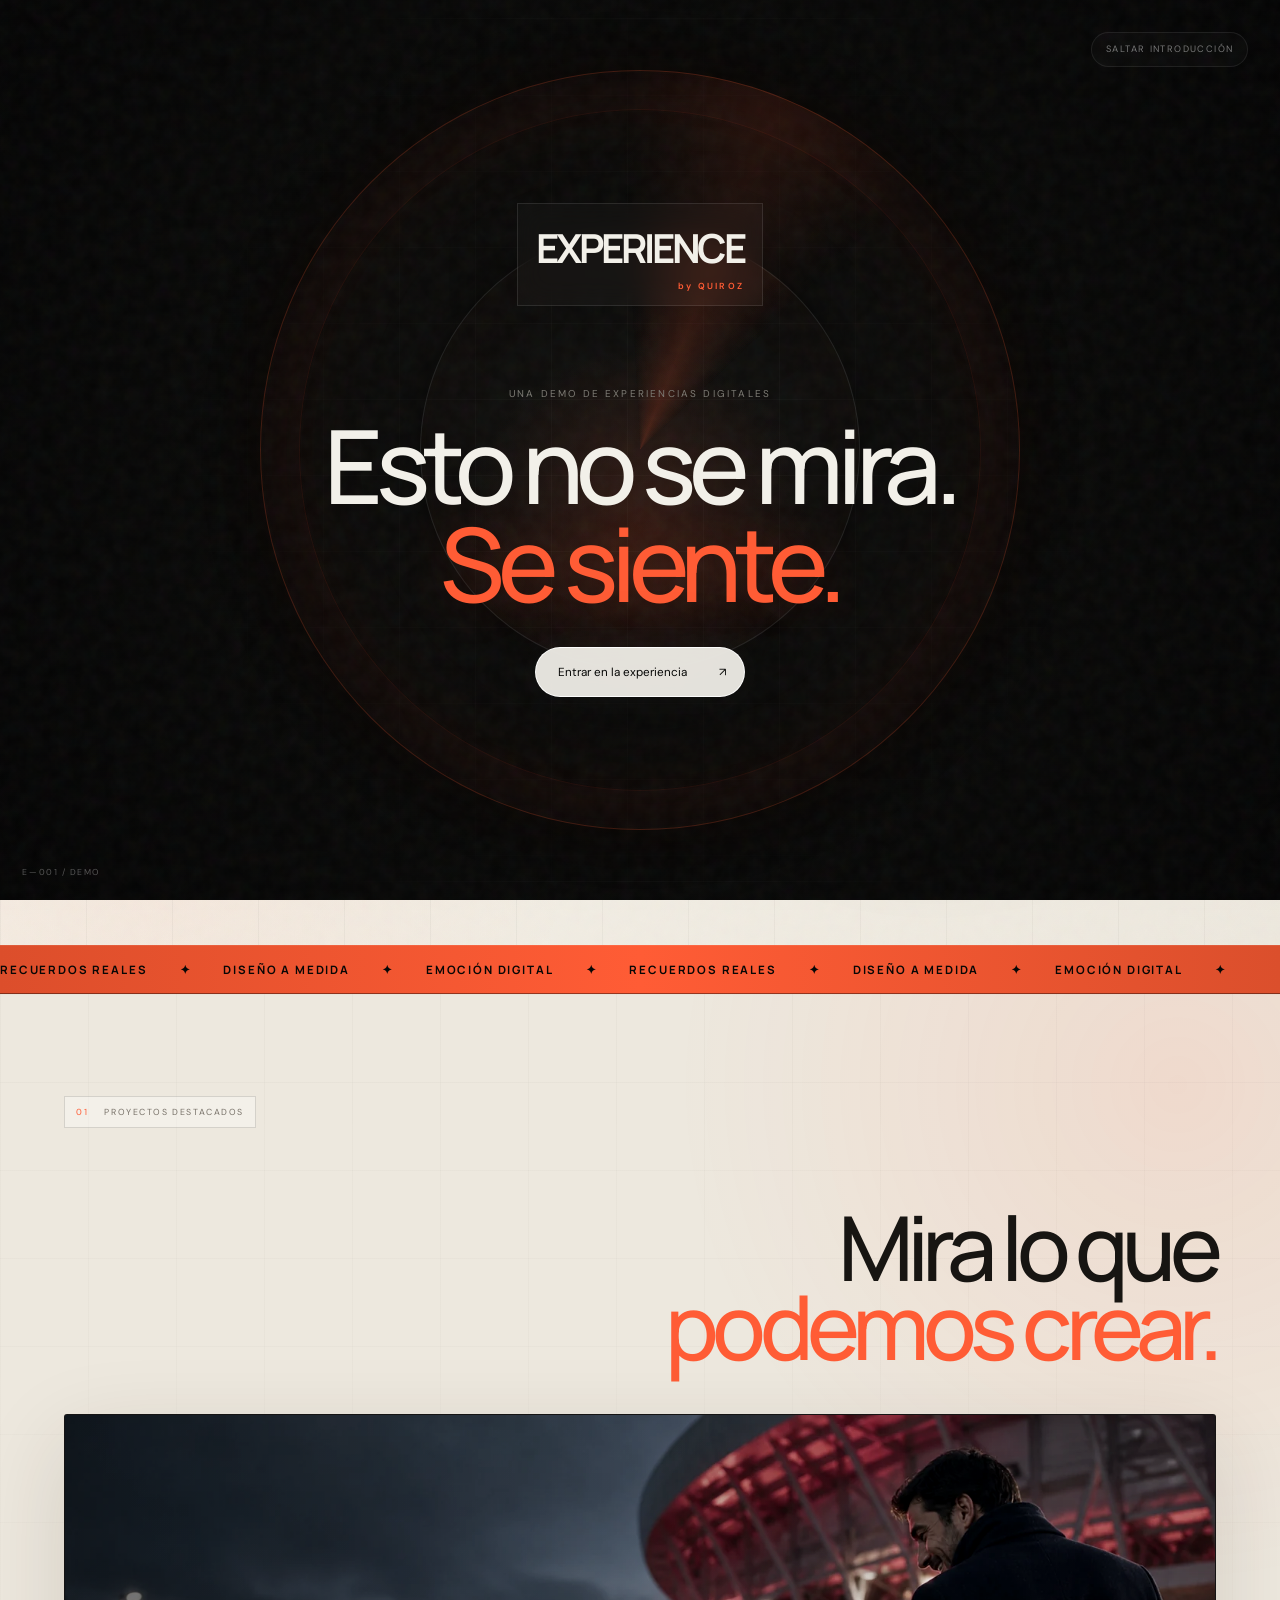
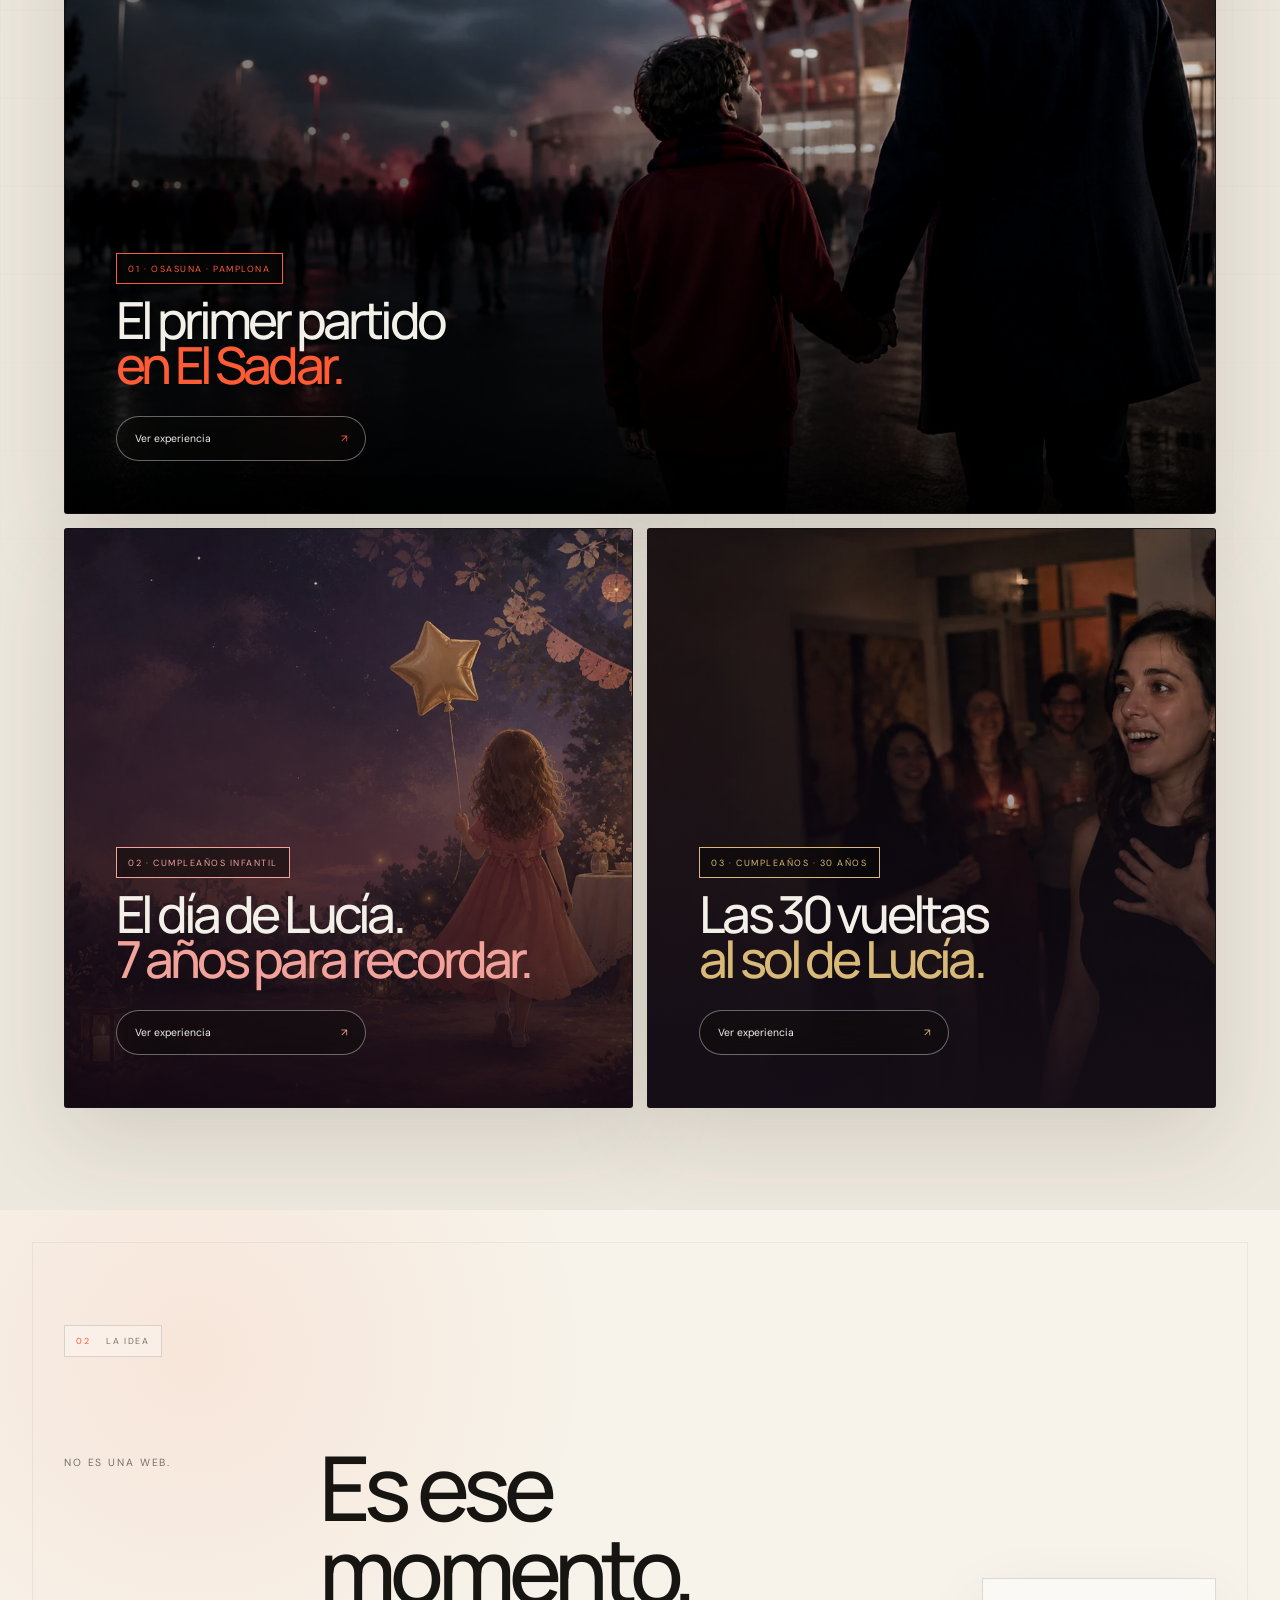
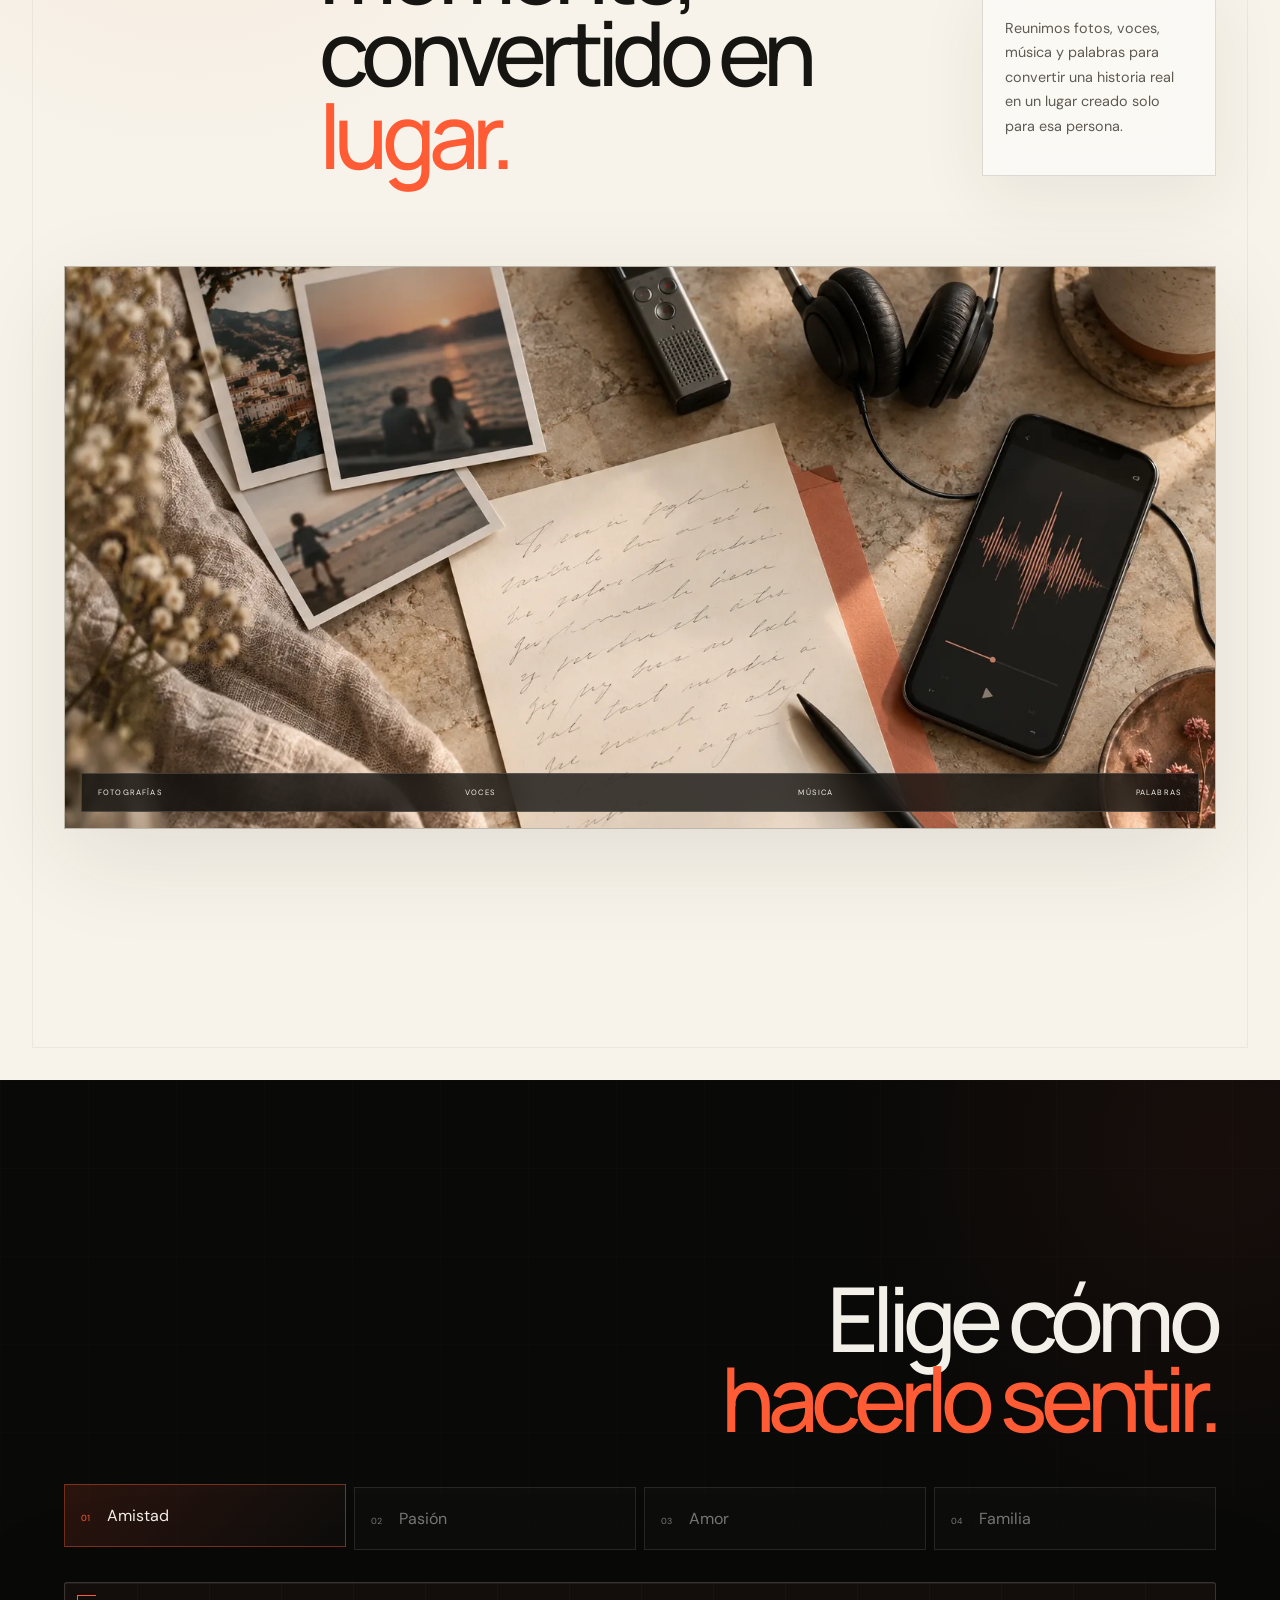
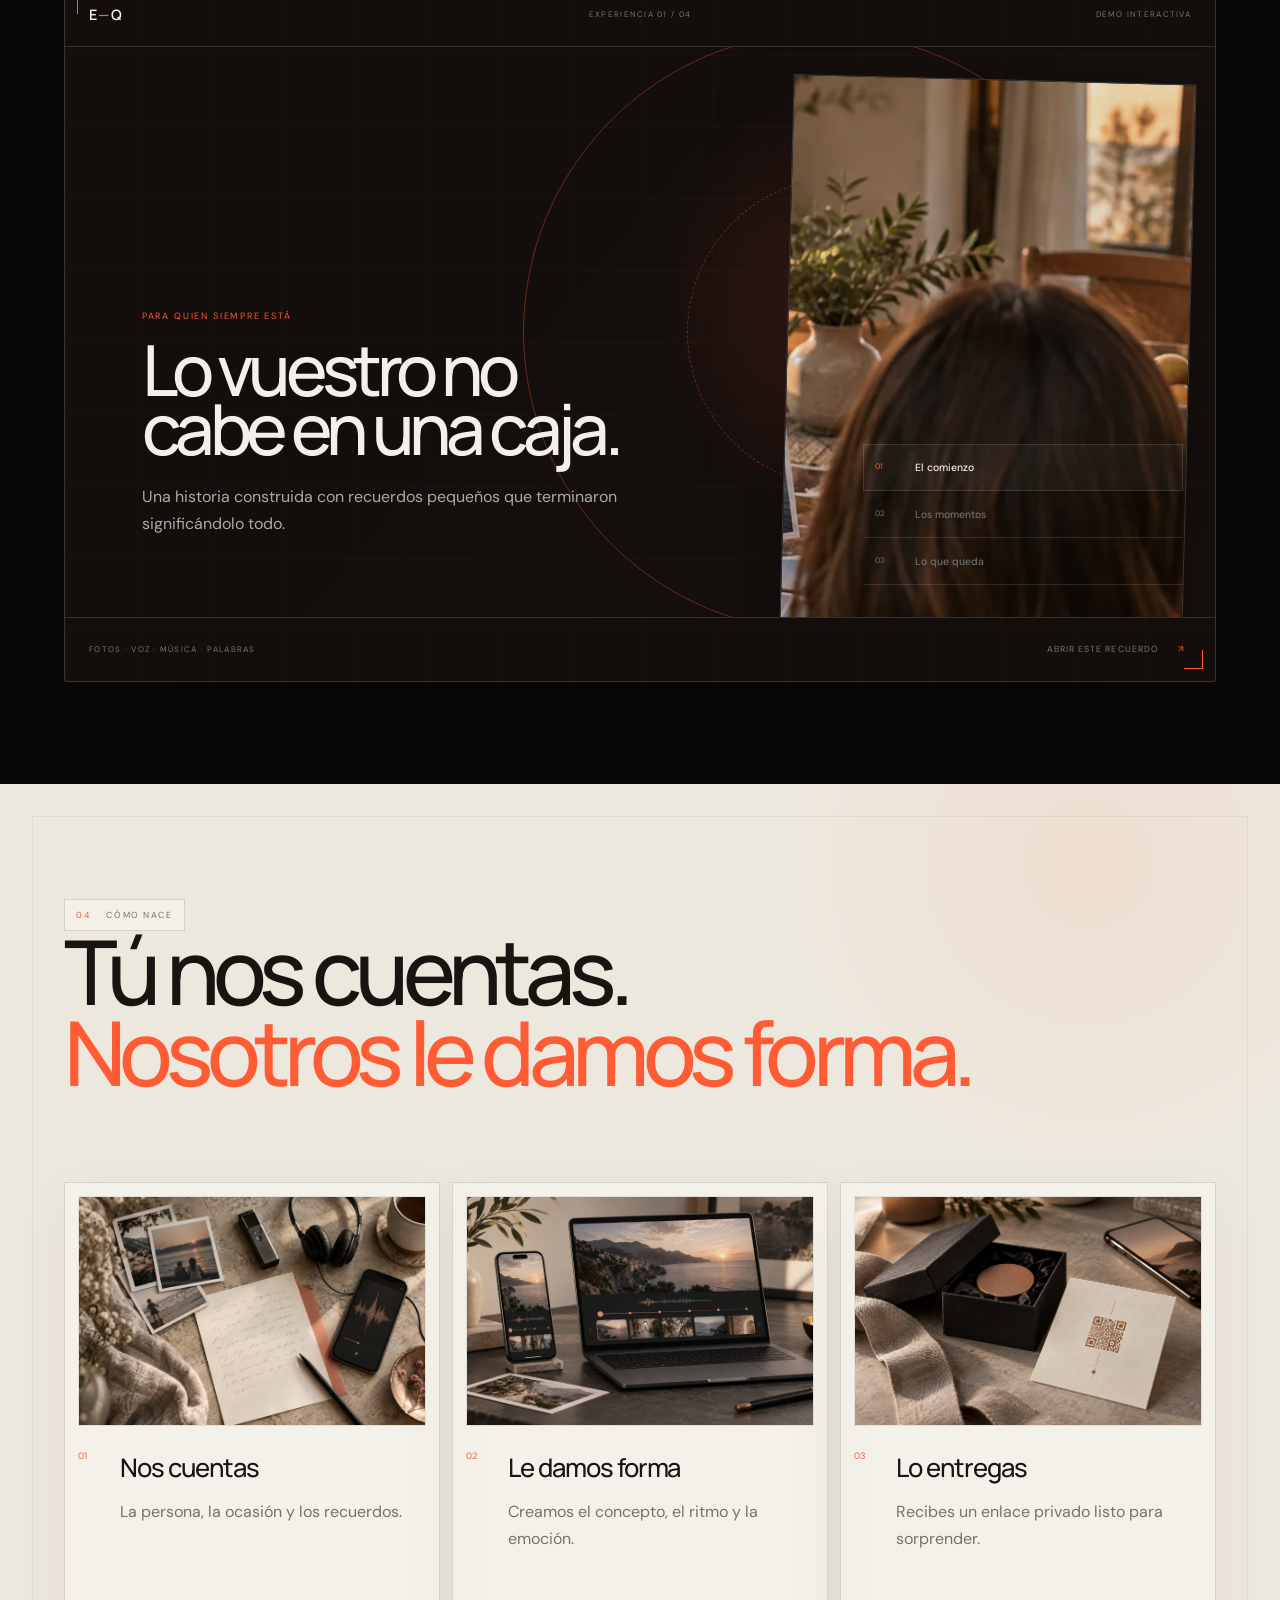
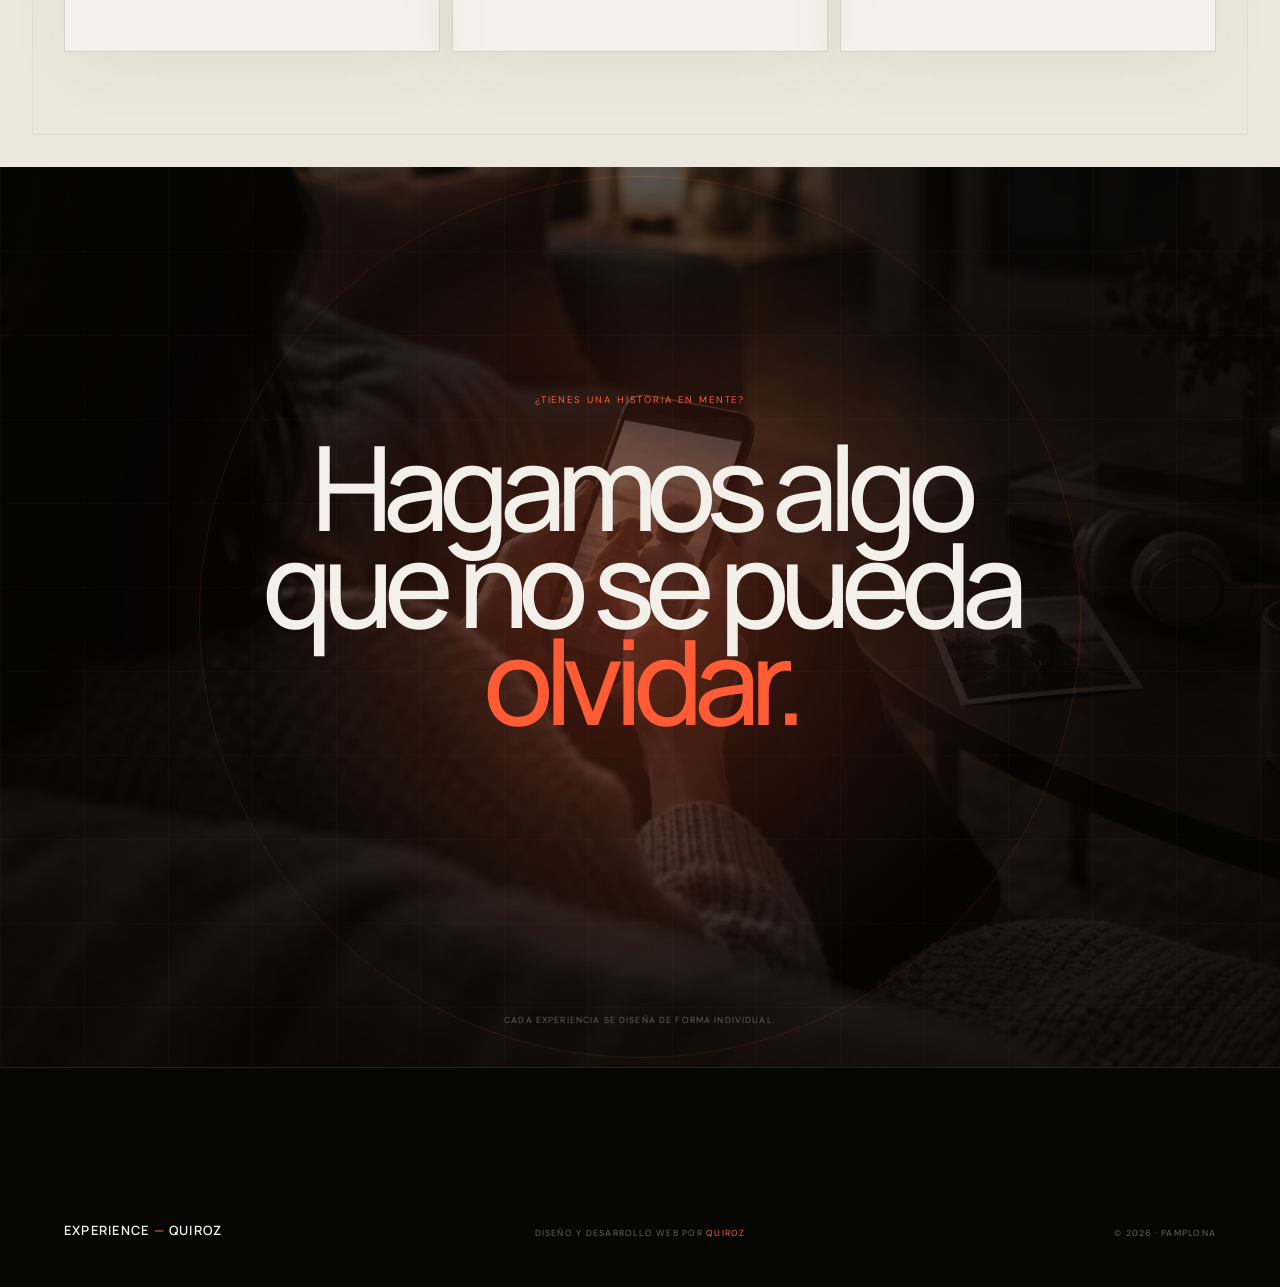
<file: index.html>
<!doctype html>
<html lang="es">
  <head>
    <meta charset="UTF-8" />
    <meta name="viewport" content="width=device-width, initial-scale=1.0" />
    <meta name="theme-color" content="#080808" />
    <meta
      name="description"
      content="EXPERIENCE by QUIROZ — experiencias digitales a medida para convertir recuerdos, vínculos y pasiones en algo que se vive."
    />
    <meta name="robots" content="noindex, nofollow" />
    <title>EXPERIENCE — QUIROZ</title>
    <link rel="preload" as="image" href="./assets/experience-story/hero-memory-3d-v2.webp" type="image/webp" fetchpriority="high" />
    <link
      rel="icon"
      href="data:image/svg+xml,%3Csvg xmlns='http://www.w3.org/2000/svg' viewBox='0 0 64 64'%3E%3Crect width='64' height='64' rx='16' fill='%23080808'/%3E%3Cpath d='M17 18h31v8H26v7h18v8H26v7h22v8H17z' fill='%23ff5c35'/%3E%3C/svg%3E"
    />
    <link rel="stylesheet" href="./styles.css" />
  </head>
  <body class="intro-open">
    <a class="skip-link" href="#contenido">Saltar al contenido</a>

    <div class="intro" id="intro" aria-labelledby="intro-title">
      <div class="intro__noise" aria-hidden="true"></div>
      <div class="intro__orbit intro__orbit--one" aria-hidden="true"></div>
      <div class="intro__orbit intro__orbit--two" aria-hidden="true"></div>
      <div class="intro__content">
        <p class="wordmark" aria-label="Experience por Quiroz">
          <span>EXPERIENCE</span><small>by QUIROZ</small>
        </p>
        <p class="intro__eyebrow">Una demo de experiencias digitales</p>
        <h1 id="intro-title">Esto no se mira.<br /><em>Se siente.</em></h1>
        <button class="pill-button pill-button--light" id="enterExperience" type="button">
          <span>Entrar en la experiencia</span>
          <span aria-hidden="true">↗</span>
        </button>
      </div>
      <button class="intro__skip" id="skipIntro" type="button">Saltar introducción</button>
      <span class="intro__index" aria-hidden="true">E—001 / DEMO</span>
    </div>

    <header class="site-header" id="siteHeader">
      <a class="brand" href="#inicio" aria-label="EXPERIENCE — inicio">
        <span>EXPERIENCE</span><small>QUIROZ</small>
      </a>
      <nav class="desktop-nav" aria-label="Navegación principal">
        <a href="#proyectos">Proyectos</a>
        <a href="#concepto">La idea</a>
        <a href="#contacto">Contacto</a>
      </nav>
      <a class="header-cta" href="#contacto">Crear una experiencia <span aria-hidden="true">↗</span></a>
      <button class="menu-toggle" id="menuToggle" type="button" aria-expanded="false" aria-controls="mobileNav">
        <span></span><span></span><span class="sr-only">Abrir menú</span>
      </button>
      <nav class="mobile-nav" id="mobileNav" aria-label="Navegación móvil" hidden>
        <a href="#proyectos">Proyectos</a>
        <a href="#concepto">La idea</a>
        <a href="#contacto">Crear una experiencia</a>
      </nav>
    </header>

    <main id="contenido">
      <section class="hero" id="inicio" aria-labelledby="hero-title">
        <div class="hero__grain" aria-hidden="true"></div>
        <div class="hero__halo" aria-hidden="true"></div>
        <div class="hero__copy">
          <p class="kicker reveal">Experiencias digitales a medida · 2026</p>
          <h2 id="hero-title" class="reveal">
            Hay regalos<br />que se abren.<br /><em>Y otros que se viven.</em>
          </h2>
          <p class="hero__summary reveal">
            Convertimos fotos, palabras, música y momentos reales en un lugar digital creado para una sola persona.
          </p>
          <div class="hero__actions reveal">
            <a class="pill-button" href="#proyectos"><span>Ver proyectos</span><span aria-hidden="true">↓</span></a>
          </div>
        </div>

        <div class="memory-object">
          <div class="memory-object__ring memory-object__ring--outer"></div>
          <div class="memory-object__ring memory-object__ring--middle"></div>
          <div class="memory-object__stage" aria-hidden="true"></div>
          <div class="memory-object__art-wrap">
            <img
              class="memory-object__art"
              src="./assets/experience-story/hero-memory-3d-v2.webp"
              alt="Escultura tridimensional de una memoria digital formada por fotografías, una onda de voz, palabras y una línea temporal alrededor de la letra E"
              width="1254"
              height="1254"
              decoding="async"
              fetchpriority="high"
            />
          </div>
          <span class="memory-object__label memory-object__label--top">ARCHIVO EMOCIONAL / 001</span>
          <span class="memory-object__label memory-object__label--bottom">HECHO PARA UNA SOLA PERSONA</span>
          <div class="memory-object__edition" aria-hidden="true">
            <span>FOTOGRAFÍA</span><i></i><span>VOZ</span><i></i><span>MÚSICA</span><i></i><span>PALABRAS</span>
          </div>
        </div>

      </section>

      <div class="ticker" aria-hidden="true">
        <div class="ticker__track">
          <span>RECUERDOS REALES</span><i>✦</i><span>DISEÑO A MEDIDA</span><i>✦</i><span>EMOCIÓN DIGITAL</span><i>✦</i>
          <span>RECUERDOS REALES</span><i>✦</i><span>DISEÑO A MEDIDA</span><i>✦</i><span>EMOCIÓN DIGITAL</span><i>✦</i>
        </div>
      </div>

      <section class="featured-projects" id="proyectos" aria-labelledby="featured-title">
        <div class="section-index reveal"><span>01</span><span>PROYECTOS DESTACADOS</span></div>
        <div class="featured-projects__heading">
          <h2 id="featured-title" class="reveal">Mira lo que<br /><em>podemos crear.</em></h2>
        </div>
        <div class="featured-projects__grid">
          <article class="featured-project featured-project--osasuna reveal">
            <img src="./assets/osasuna-demo/hero-stadium.webp" alt="Escena ficticia de una llegada a El Sadar" width="1717" height="916" loading="lazy" />
            <div class="featured-project__shade" aria-hidden="true"></div>
            <div class="featured-project__copy"><span>01 · OSASUNA · PAMPLONA</span><h3>El primer partido<br /><em>en El Sadar.</em></h3><a href="./experiencia-osasuna.html"><span>Ver experiencia</span><i aria-hidden="true">↗</i></a></div>
          </article>
          <article class="featured-project featured-project--birthday reveal">
            <img src="./assets/cumple-infantil/lucia-garden.webp" alt="Lucía, personaje ficticio, entrando en su celebración infantil" width="1600" height="900" loading="lazy" />
            <div class="featured-project__shade" aria-hidden="true"></div>
            <div class="featured-project__copy"><span>02 · CUMPLEAÑOS INFANTIL</span><h3>El día de Lucía.<br /><em>7 años para recordar.</em></h3><a href="./experiencia-cumpleanos-infantil.html"><span>Ver experiencia</span><i aria-hidden="true">↗</i></a></div>
          </article>
          <article class="featured-project featured-project--birthday-30 reveal">
            <img src="./assets/cumple-demo/hero-surprise.webp" alt="Lucía, personaje ficticio, descubriendo su fiesta sorpresa de 30 cumpleaños" width="1804" height="872" loading="lazy" />
            <div class="featured-project__shade" aria-hidden="true"></div>
            <div class="featured-project__copy"><span>03 · CUMPLEAÑOS · 30 AÑOS</span><h3>Las 30 vueltas<br /><em>al sol de Lucía.</em></h3><a href="./experiencia-cumpleanos.html"><span>Ver experiencia</span><i aria-hidden="true">↗</i></a></div>
          </article>
        </div>
      </section>

      <section class="manifesto" id="concepto" aria-labelledby="manifesto-title">
        <div class="section-index reveal"><span>02</span><span>LA IDEA</span></div>
        <div class="manifesto__content">
          <p class="manifesto__lead reveal">NO ES UNA WEB.</p>
          <h2 id="manifesto-title" class="reveal">Es ese momento,<br />convertido en <em>lugar.</em></h2>
          <div class="manifesto__aside reveal">
            <p>Reunimos fotos, voces, música y palabras para convertir una historia real en un lugar creado solo para esa persona.</p>
          </div>
        </div>
        <figure class="manifesto__visual reveal">
          <img
            src="./assets/experience-story/memories.webp"
            alt="Fotografías, una nota, una grabadora, auriculares y una voz reunidos para crear una experiencia digital"
            width="1536"
            height="1024"
            loading="lazy"
          />
          <figcaption><span>FOTOGRAFÍAS</span><span>VOCES</span><span>MÚSICA</span><span>PALABRAS</span></figcaption>
        </figure>
        <div class="manifesto__statement reveal">
          <span>Diseñada para emocionar hoy.</span>
          <span>Creada para volver mañana.</span>
        </div>
      </section>

      <section class="demo-section" id="demo" aria-labelledby="demo-title">
        <div class="section-index section-index--light reveal"><span>03</span><span>EXPLORA EL FORMATO</span></div>
        <div class="demo-section__heading">
          <h2 id="demo-title" class="reveal">Elige cómo<br /><em>hacerlo sentir.</em></h2>
        </div>

        <div class="experience-switcher reveal" role="group" aria-label="Elegir tipo de experiencia">
          <button class="switcher-button is-active" type="button" data-preset="amistad" aria-pressed="true">
            <span>01</span> Amistad
          </button>
          <button class="switcher-button" type="button" data-preset="pasion" aria-pressed="false">
            <span>02</span> Pasión
          </button>
          <button class="switcher-button" type="button" data-preset="amor" aria-pressed="false">
            <span>03</span> Amor
          </button>
          <button class="switcher-button" type="button" data-preset="familia" aria-pressed="false">
            <span>04</span> Familia
          </button>
        </div>

        <div class="experience-stage reveal" id="experienceStage" data-theme="amistad">
          <div class="experience-stage__chrome">
            <span class="stage-logo">E<span>—</span>Q</span>
            <span id="stageCounter">EXPERIENCIA 01 / 04</span>
            <span>DEMO INTERACTIVA</span>
          </div>
          <div class="experience-stage__visual">
            <div class="stage-orbit stage-orbit--one" aria-hidden="true"></div>
            <div class="stage-orbit stage-orbit--two" aria-hidden="true"></div>
            <div class="stage-symbol" id="stageSymbol" aria-hidden="true">A</div>
            <figure class="stage-showcase">
              <img
                id="stageShowcaseImage"
                src="./assets/experience-story/amistad.webp"
                alt="Tres amigos recordando juntos viajes, fotografías y mensajes de voz"
                width="1500"
                height="938"
                loading="lazy"
              />
              <figcaption id="stageShowcaseCaption">UNA HISTORIA · DE AMISTAD</figcaption>
            </figure>
            <div class="stage-copy">
              <span id="stageEyebrow">PARA QUIEN SIEMPRE ESTÁ</span>
              <h3 id="stageTitle">Lo vuestro no<br />cabe en una caja.</h3>
              <p id="stageText">Una historia construida con recuerdos pequeños que terminaron significándolo todo.</p>
            </div>
            <div class="stage-chapters" aria-label="Capítulos de la experiencia de ejemplo">
              <button type="button" class="chapter-button is-active" data-chapter="0" aria-pressed="true">
                <span>01</span><b id="chapterOne">El comienzo</b>
              </button>
              <button type="button" class="chapter-button" data-chapter="1" aria-pressed="false">
                <span>02</span><b id="chapterTwo">Los momentos</b>
              </button>
              <button type="button" class="chapter-button" data-chapter="2" aria-pressed="false">
                <span>03</span><b id="chapterThree">Lo que queda</b>
              </button>
            </div>
          </div>
          <div class="experience-stage__footer">
            <span>FOTOS · VOZ · MÚSICA · PALABRAS</span>
            <button id="openMemory" type="button"><span id="memoryAction">Abrir este recuerdo</span> <i aria-hidden="true">↗</i></button>
          </div>
        </div>

      </section>

      <section class="process" aria-labelledby="process-title">
        <div class="section-index reveal"><span>04</span><span>CÓMO NACE</span></div>
        <h2 id="process-title" class="reveal">Tú nos cuentas.<br /><em>Nosotros le damos forma.</em></h2>
        <ol class="process__steps">
          <li class="reveal"><img class="process__image" src="./assets/experience-story/memories.webp" alt="Recuerdos personales reunidos antes de crear la experiencia" width="1536" height="1024" loading="lazy" /><span>01</span><div><h3>Nos cuentas</h3><p>La persona, la ocasión y los recuerdos.</p></div></li>
          <li class="reveal"><img class="process__image" src="./assets/experience-story/devices.webp" alt="La experiencia digital tomando forma en móvil y portátil" width="1586" height="992" loading="lazy" /><span>02</span><div><h3>Le damos forma</h3><p>Creamos el concepto, el ritmo y la emoción.</p></div></li>
          <li class="reveal"><img class="process__image" src="./assets/experience-story/qr-gift.webp" alt="Una experiencia entregada como regalo mediante una tarjeta con código QR" width="1400" height="1050" loading="lazy" /><span>03</span><div><h3>Lo entregas</h3><p>Recibes un enlace privado listo para sorprender.</p></div></li>
        </ol>
      </section>

      <section class="closing" id="contacto" aria-labelledby="closing-title">
        <img class="closing__media" src="./assets/experience-story/reaction.webp" alt="" width="1536" height="1024" loading="lazy" />
        <div class="closing__light" aria-hidden="true"></div>
        <span class="closing__label reveal">¿TIENES UNA HISTORIA EN MENTE?</span>
        <h2 id="closing-title" class="reveal">Hagamos algo<br />que no se pueda<br /><em>olvidar.</em></h2>
        <a
          class="closing__cta reveal"
          href="https://www.instagram.com/bryans_quiroz/"
          target="_blank"
          rel="noreferrer"
        >
          <span>Cuéntame la idea</span><i aria-hidden="true">↗</i>
        </a>
        <p class="closing__footnote">Cada experiencia se diseña de forma individual.</p>
      </section>
    </main>

    <footer class="site-footer">
      <a class="footer-brand" href="#inicio">EXPERIENCE <span>—</span> QUIROZ</a>
      <p>
        Diseño y desarrollo web por
        <a href="https://www.instagram.com/bryans_quiroz/" target="_blank" rel="noreferrer">QUIROZ</a>
      </p>
      <span>© <span id="year">2026</span> · PAMPLONA</span>
    </footer>

    <div class="memory-modal" id="memoryModal" role="dialog" aria-modal="true" aria-labelledby="memoryModalTitle" hidden>
      <button class="memory-modal__close" id="closeMemory" type="button" aria-label="Cerrar recuerdo">×</button>
      <div class="memory-modal__content">
        <span>UN INSTANTE DE LA EXPERIENCIA</span>
        <p id="memoryModalSymbol" aria-hidden="true">A</p>
        <h2 id="memoryModalTitle">Aquí empieza<br />vuestro recuerdo.</h2>
        <p id="memoryModalText">Las historias importantes no necesitan ser perfectas. Solo necesitan ser verdad.</p>
        <button type="button" id="finishMemory">Volver a la demo</button>
      </div>
    </div>

    <script src="./app.js" defer></script>
  </body>
</html>
</file>
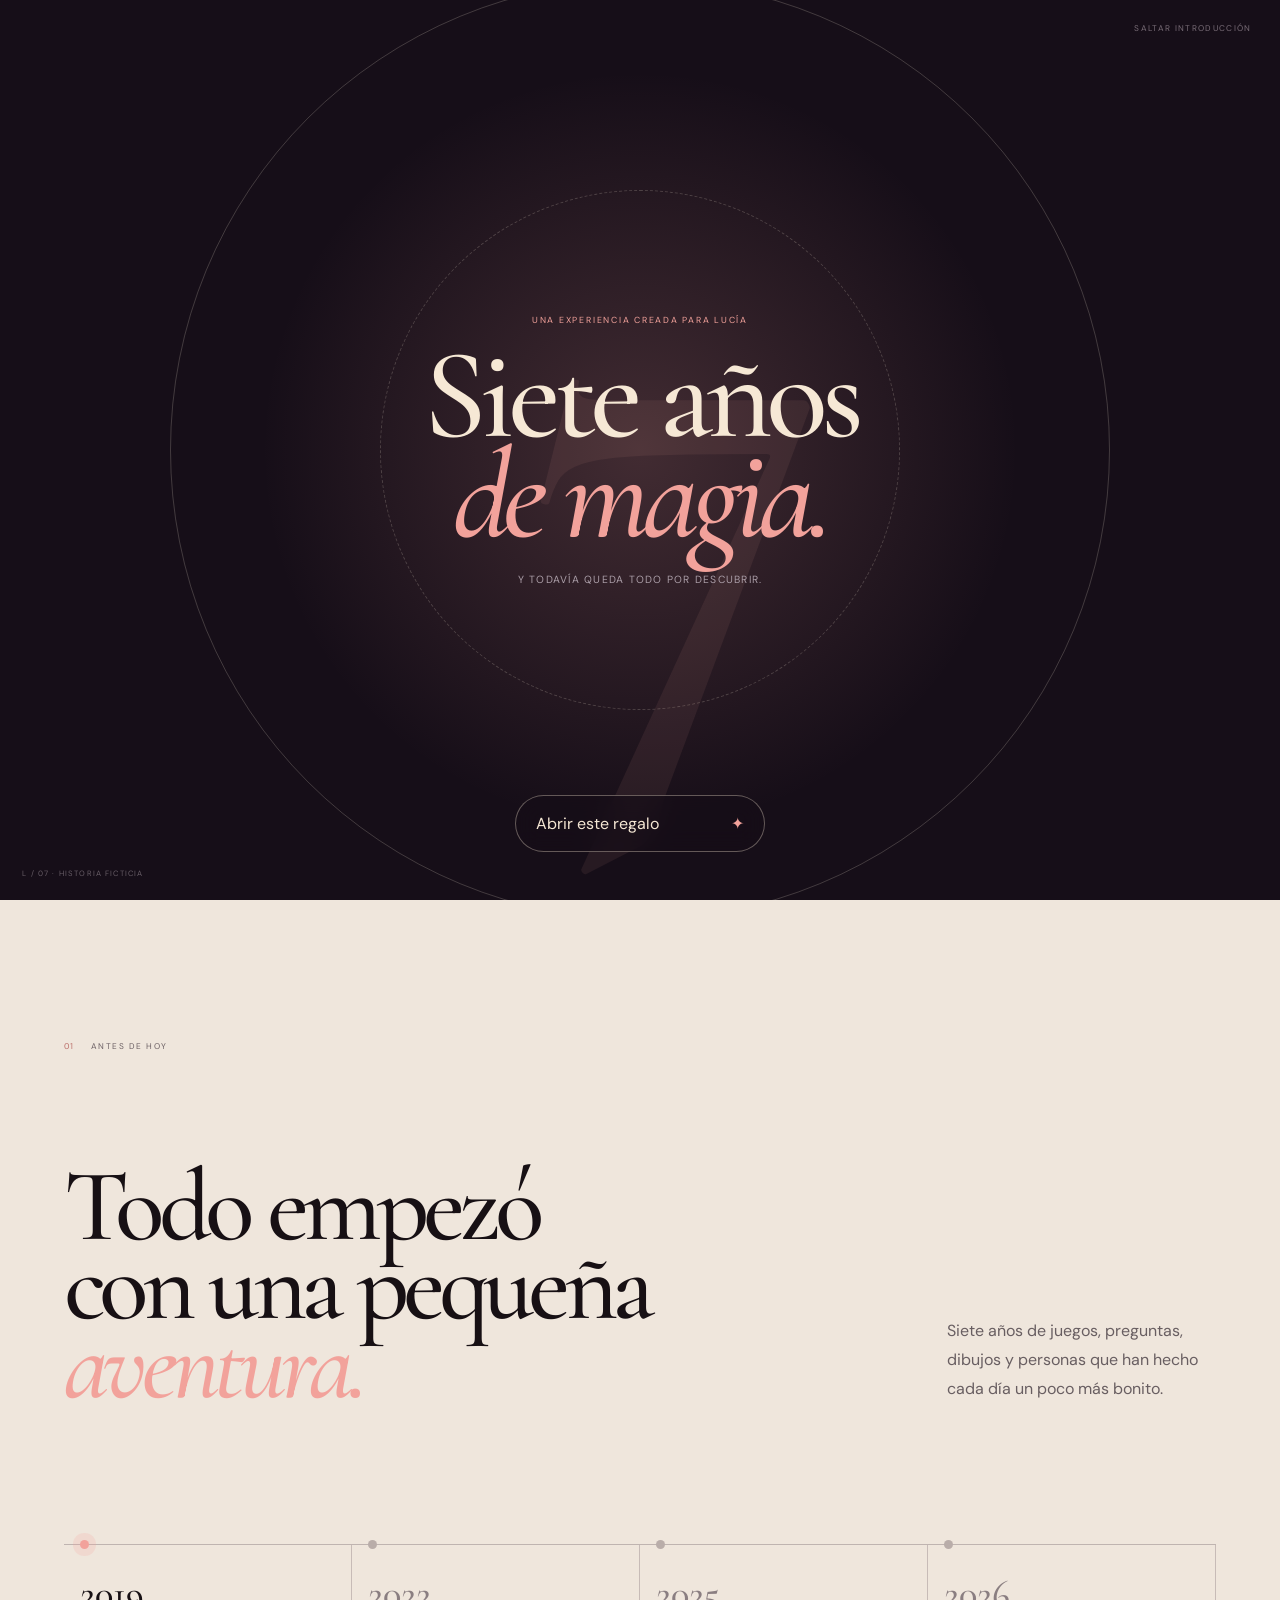
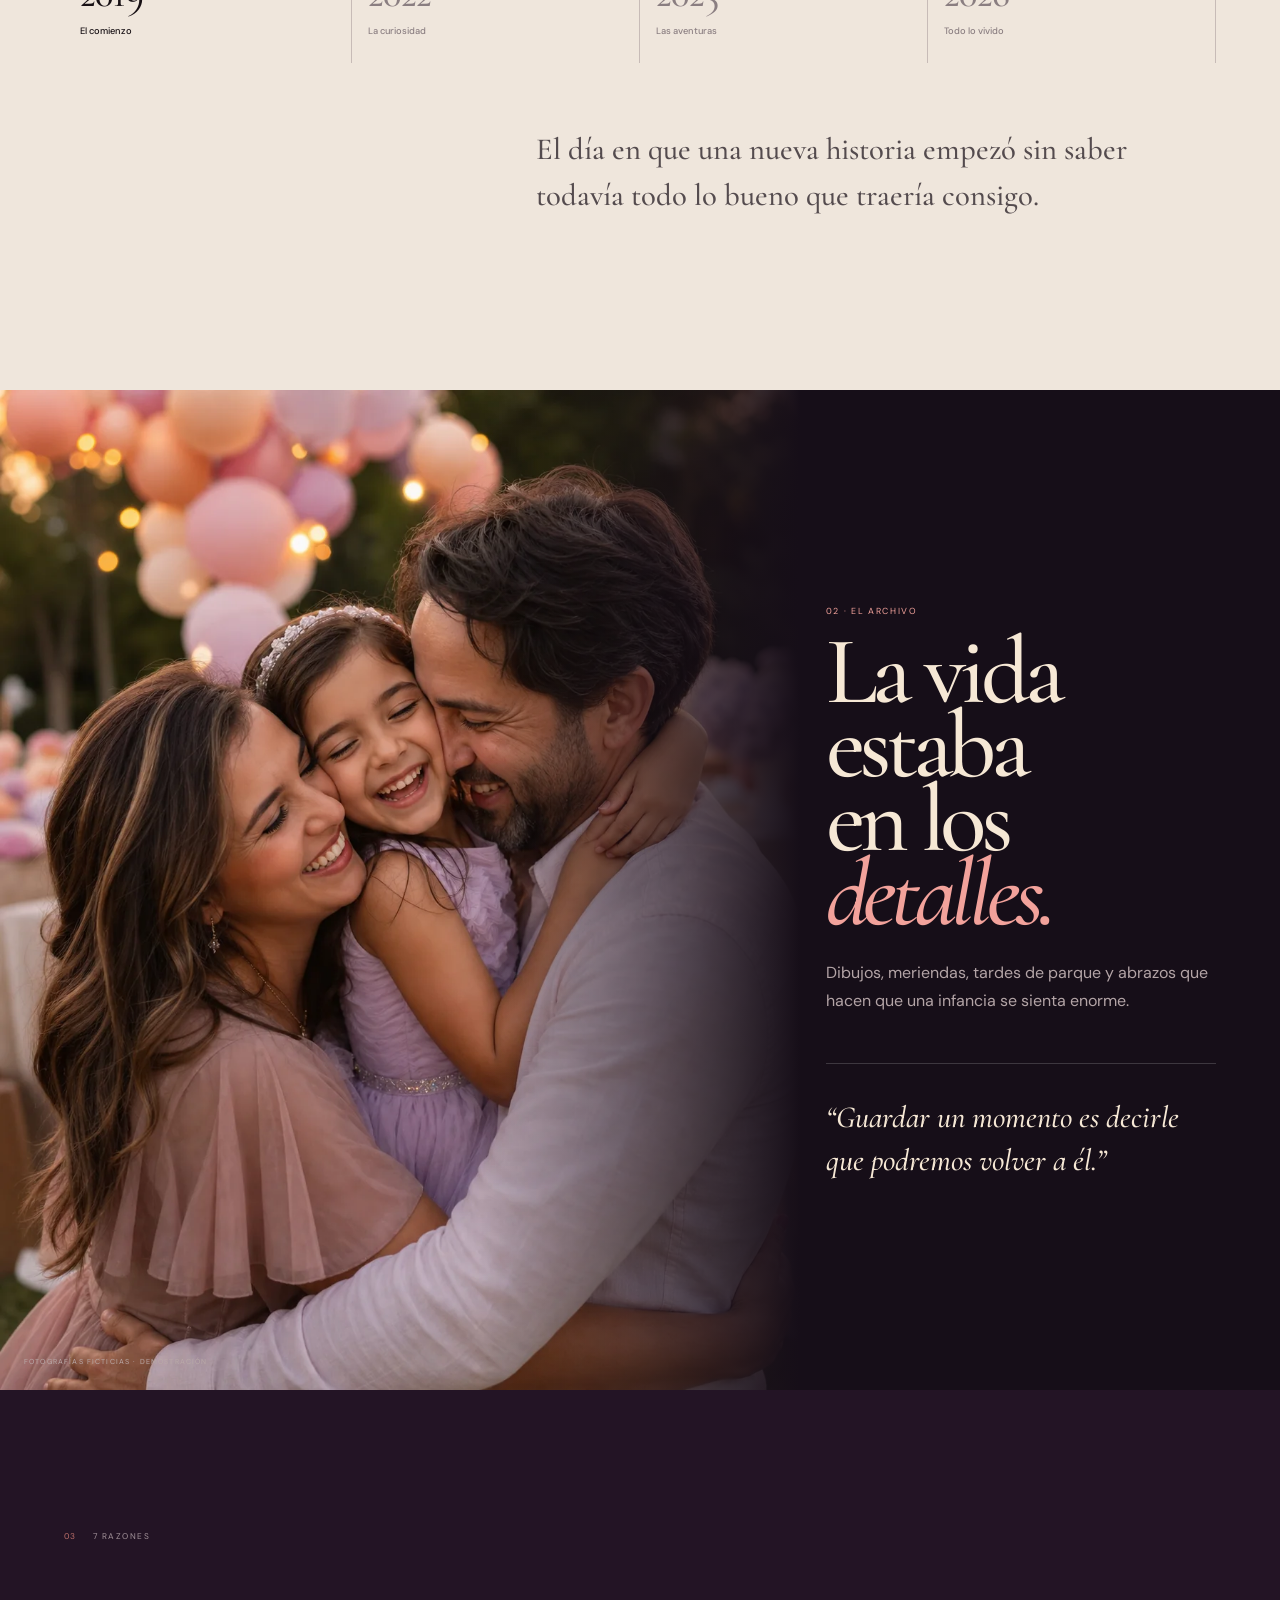
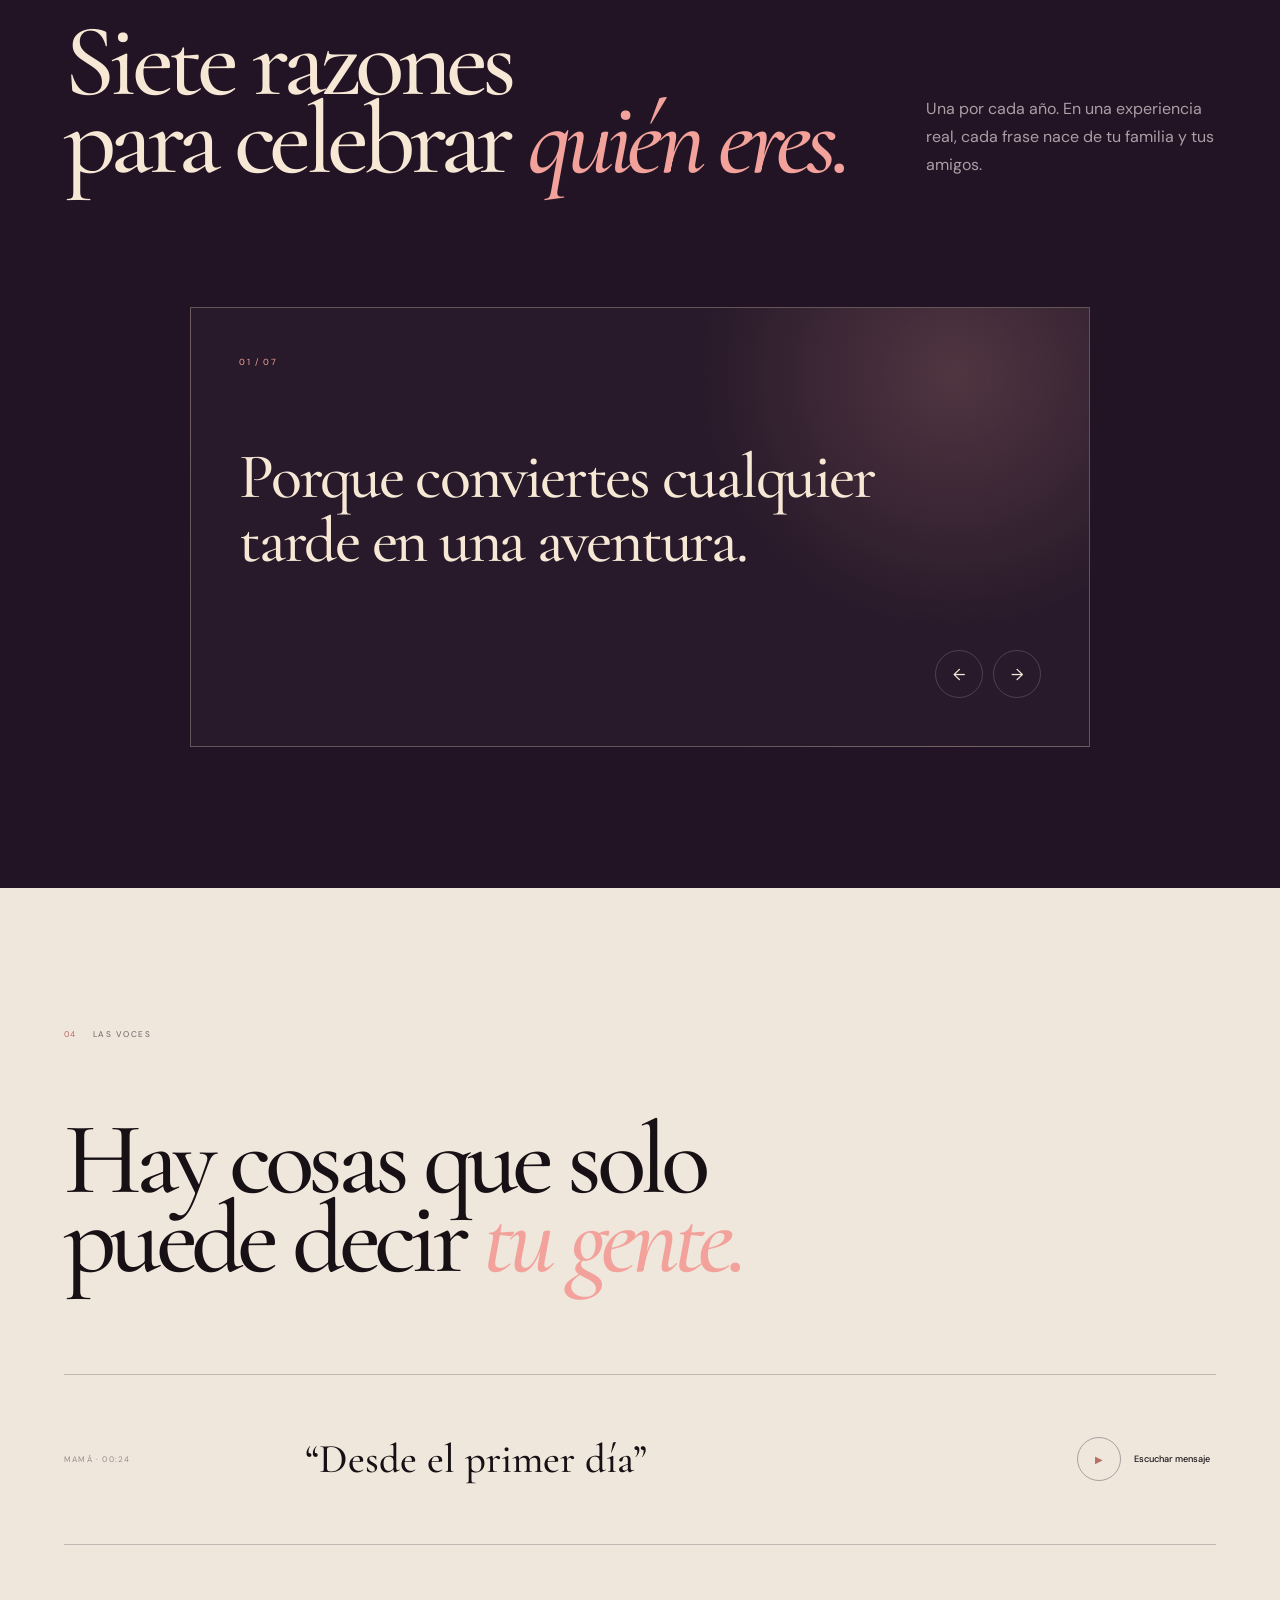
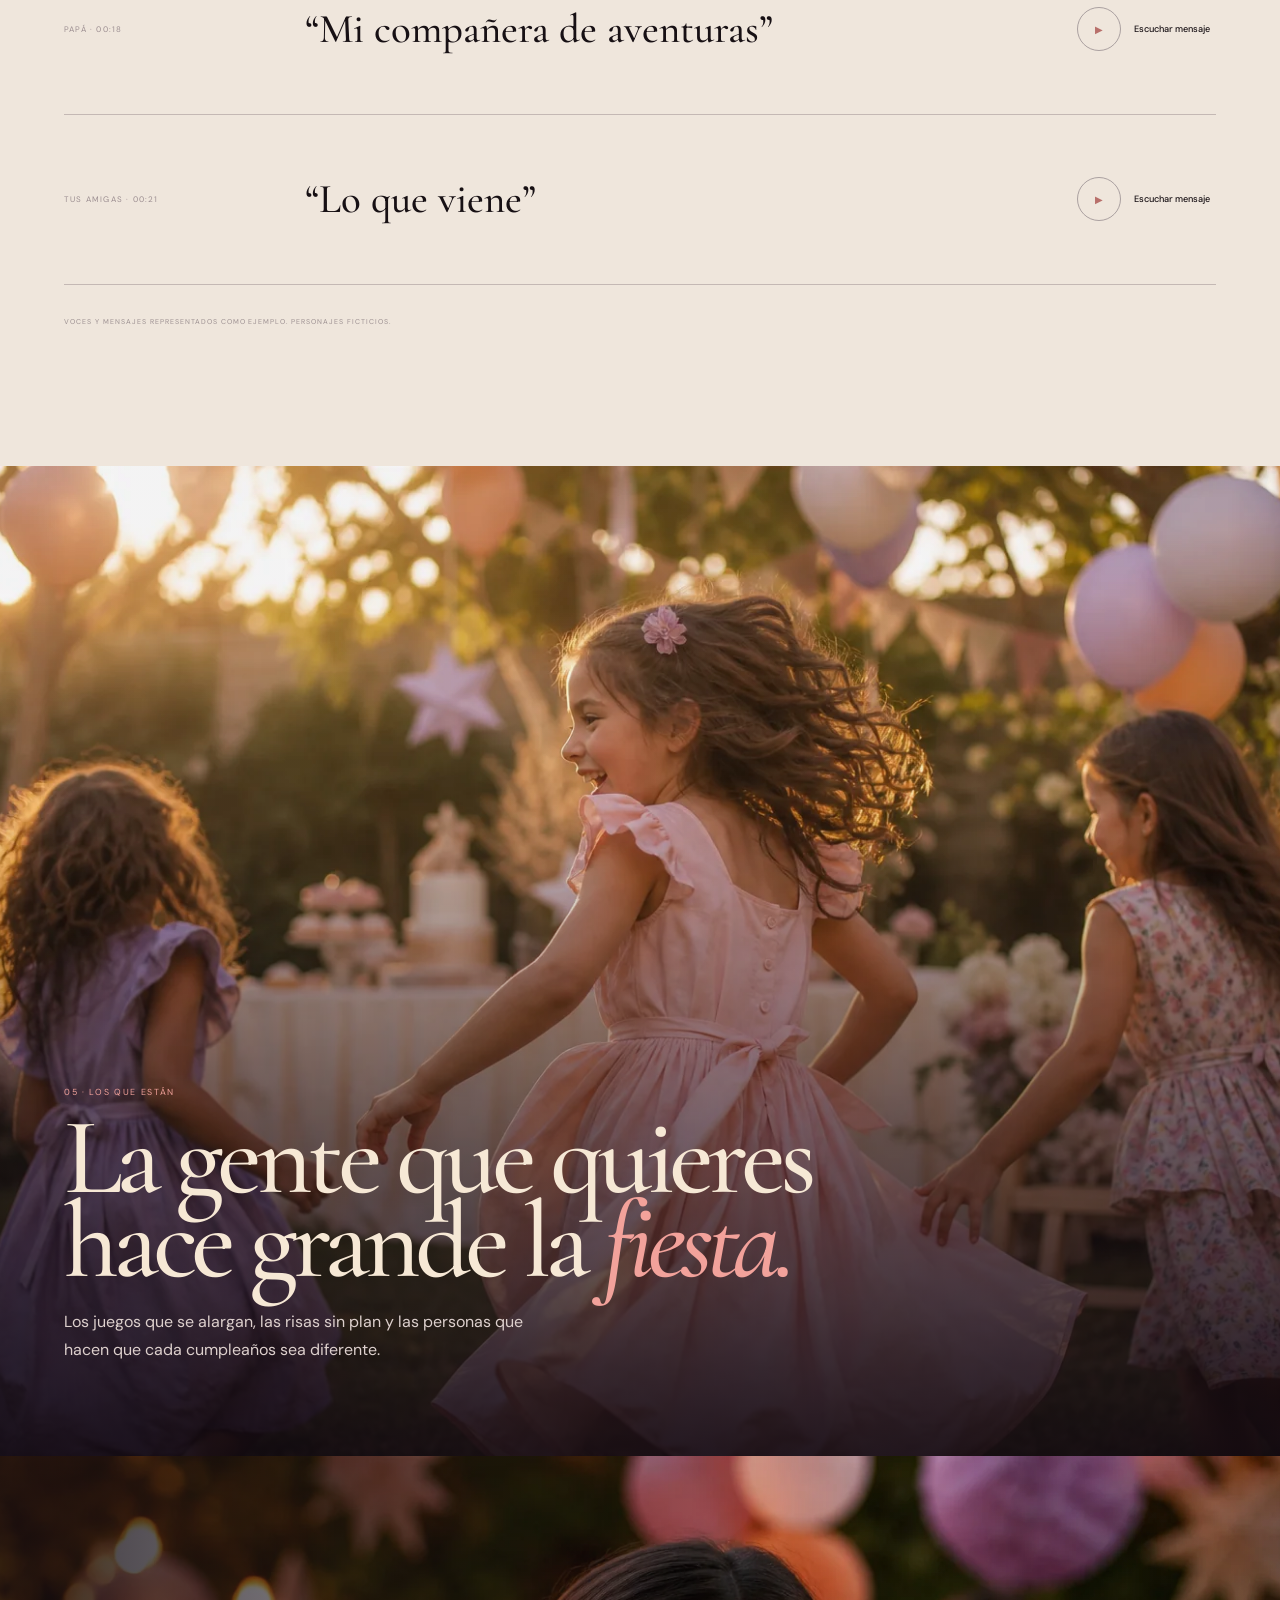
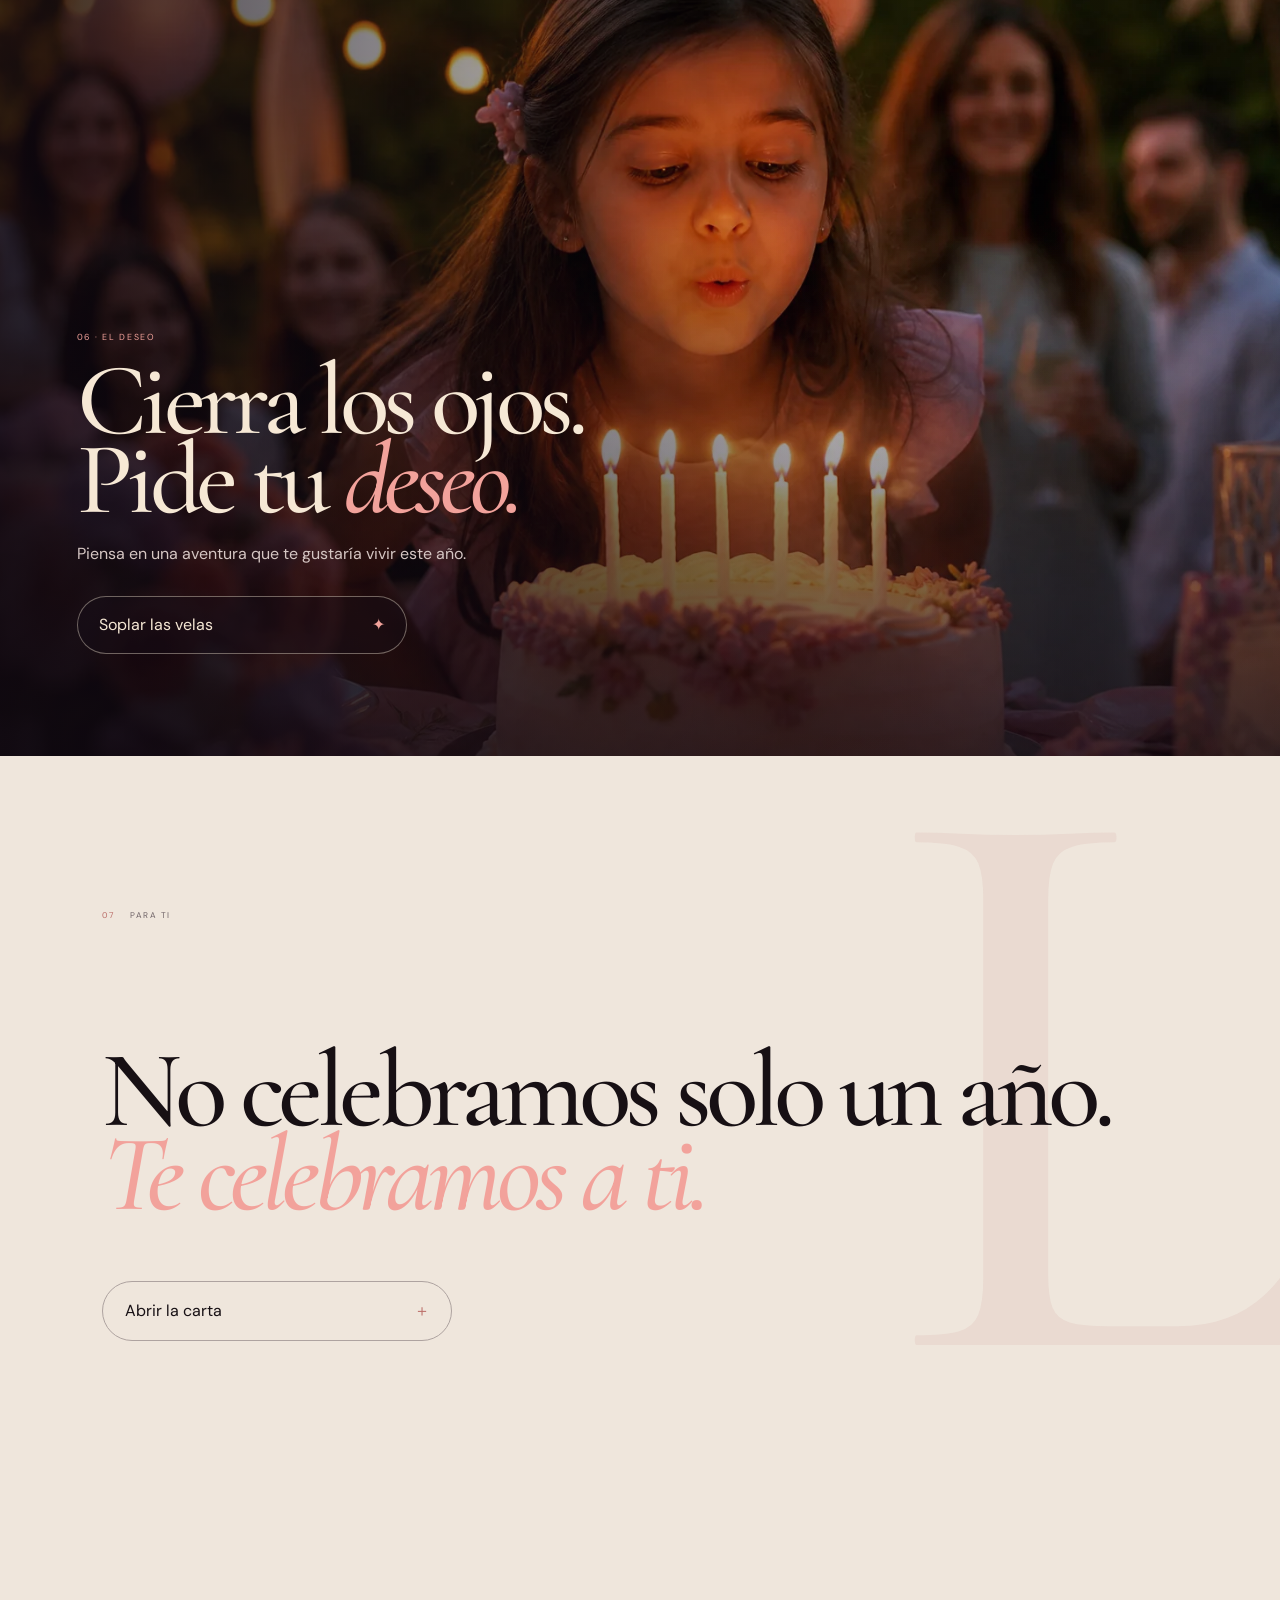
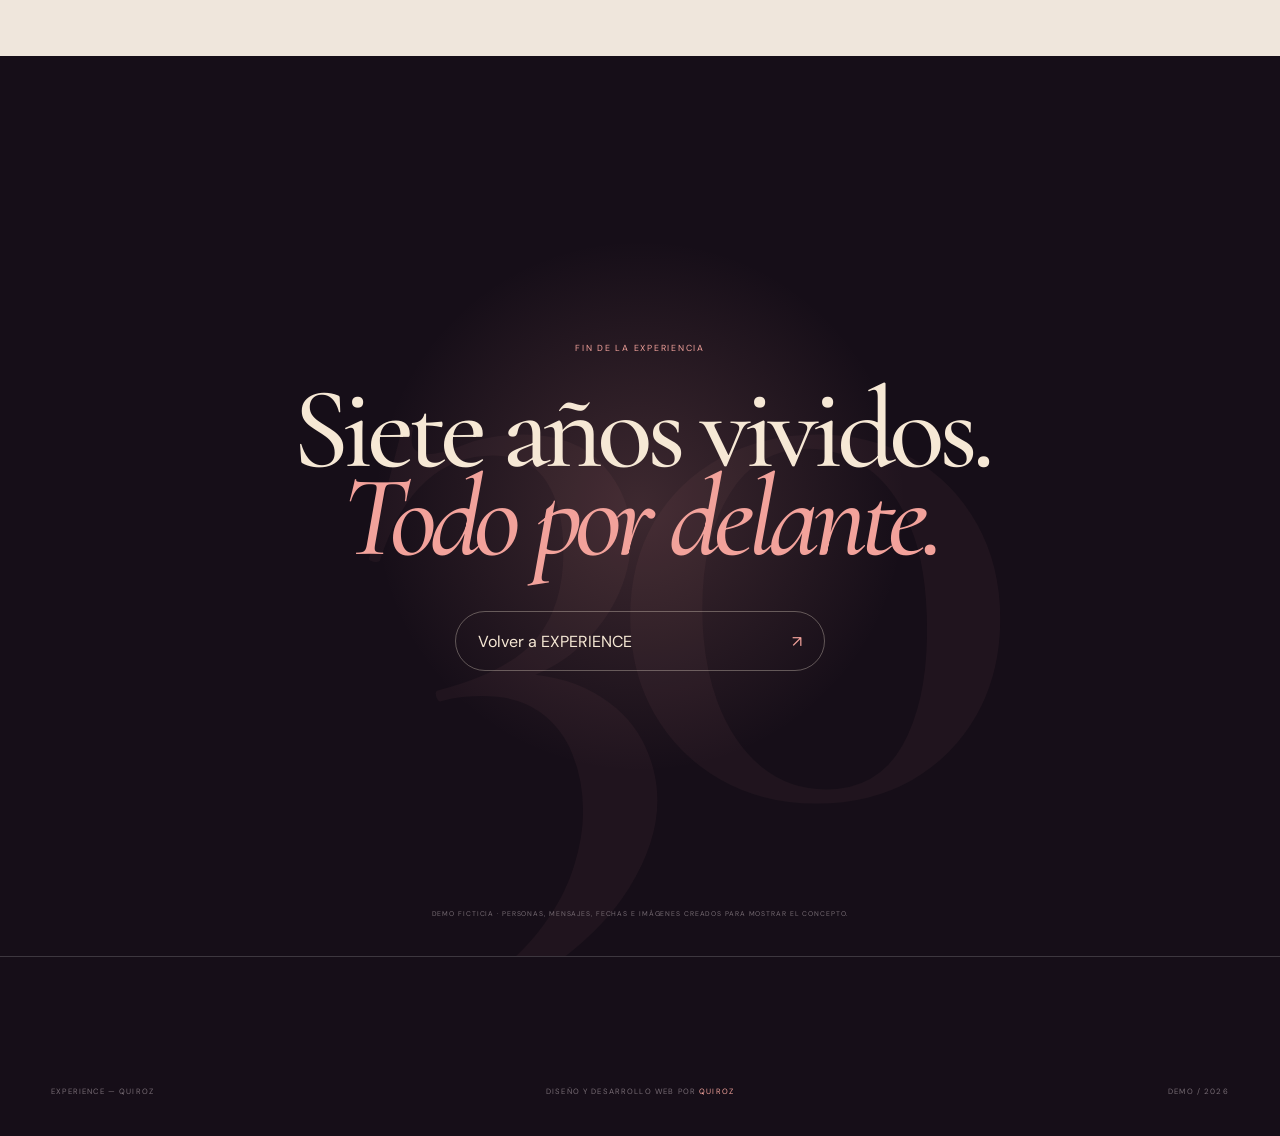
<file: experiencia-cumpleanos-infantil.html>
<!doctype html>
<html lang="es">
  <head>
    <meta charset="UTF-8" />
    <meta name="viewport" content="width=device-width, initial-scale=1.0" />
    <meta name="theme-color" content="#160e18" />
    <meta name="robots" content="noindex, nofollow" />
    <meta
      name="description"
      content="Experiencia ficticia de cumpleaños infantil: los 7 años de Lucía, creada para mostrar EXPERIENCE — QUIROZ."
    />
    <title>El día de Lucía — EXPERIENCE</title>
    <link
      rel="icon"
      href="data:image/svg+xml,%3Csvg xmlns='http://www.w3.org/2000/svg' viewBox='0 0 64 64'%3E%3Crect width='64' height='64' rx='18' fill='%23160e18'/%3E%3Ccircle cx='32' cy='32' r='17' fill='none' stroke='%23f2a29b' stroke-width='3'/%3E%3Cpath d='M25 21h10c7 0 10 4 10 9 0 4-2 7-6 8l8 8H36l-7-8h-4v8H16V21Zm0 8v3h9c2 0 3-.5 3-1.5S36 29 34 29Z' fill='%23f6e8d5'/%3E%3C/svg%3E"
    />
    <link rel="stylesheet" href="./cumpleanos.css" />
  </head>
  <body class="birthday-intro-open">
    <a class="birthday-skip-link" href="#birthdayStory">Saltar al contenido</a>

    <section class="birthday-intro" id="birthdayIntro" aria-labelledby="birthdayIntroTitle">
      <div class="birthday-intro__glow" aria-hidden="true"></div>
      <div class="birthday-intro__orbit birthday-intro__orbit--outer" aria-hidden="true"></div>
      <div class="birthday-intro__orbit birthday-intro__orbit--inner" aria-hidden="true"></div>
      <span class="birthday-intro__count" aria-hidden="true">7</span>
      <div class="birthday-intro__copy">
        <p>UNA EXPERIENCIA CREADA PARA LUCÍA</p>
        <h1 id="birthdayIntroTitle">Siete años<br /><em>de magia.</em></h1>
        <span>Y todavía queda todo por descubrir.</span>
      </div>
      <button class="birthday-enter" id="birthdayEnter" type="button">
        <span>Abrir este regalo</span><i aria-hidden="true">✦</i>
      </button>
      <button class="birthday-skip" id="birthdaySkip" type="button">Saltar introducción</button>
      <span class="birthday-intro__mark">L / 07 · HISTORIA FICTICIA</span>
    </section>

    <header class="birthday-header" id="birthdayHeader">
      <a href="./index.html#proyectos"><span aria-hidden="true">←</span> EXPERIENCE</a>
      <div class="birthday-monogram" aria-label="Lucía, 7 años">L<i>/</i>07</div>
      <p>CUMPLEAÑOS INFANTIL · DEMOSTRACIÓN</p>
    </header>

    <main id="birthdayStory">
      <section class="birthday-hero" aria-labelledby="birthdayHeroTitle">
        <img
          src="./assets/cumple-infantil/lucia-garden.webp"
          alt="Lucía, personaje ficticio, entrando en su celebración infantil"
          width="1600"
          height="900"
        />
        <div class="birthday-hero__shade" aria-hidden="true"></div>
        <div class="birthday-hero__copy">
          <span>7 AÑOS · UNA TARDE PARA RECORDAR</span>
          <h2 id="birthdayHeroTitle">Hoy celebramos<br />todo lo que <em>eres.</em></h2>
          <p>Las personas, los lugares y los pequeños momentos que te trajeron hasta aquí.</p>
        </div>
        <div class="birthday-hero__date" aria-hidden="true"><b>7</b><span>AÑOS<br />DE MAGIA</span></div>
        <a class="birthday-scroll" href="#birthdayBeginning"><span>Empezar la historia</span><i></i></a>
      </section>

      <section class="birthday-beginning" id="birthdayBeginning" aria-labelledby="birthdayBeginningTitle">
        <div class="birthday-index reveal"><span>01</span><span>ANTES DE HOY</span></div>
        <div class="birthday-beginning__grid">
          <h2 id="birthdayBeginningTitle" class="reveal">Todo empezó<br />con una pequeña <em>aventura.</em></h2>
          <p class="reveal">Siete años de juegos, preguntas, dibujos y personas que han hecho cada día un poco más bonito.</p>
        </div>
        <div class="birthday-timeline reveal" role="group" aria-label="Etapas ficticias de la vida de Lucía">
          <button class="birthday-year is-active" type="button" data-year="0" aria-pressed="true"><span>2019</span><b>El comienzo</b></button>
          <button class="birthday-year" type="button" data-year="1" aria-pressed="false"><span>2022</span><b>La curiosidad</b></button>
          <button class="birthday-year" type="button" data-year="2" aria-pressed="false"><span>2025</span><b>Las aventuras</b></button>
          <button class="birthday-year" type="button" data-year="3" aria-pressed="false"><span>2026</span><b>Todo lo vivido</b></button>
        </div>
        <p class="birthday-timeline__story reveal" id="birthdayTimelineStory">El día en que una nueva historia empezó sin saber todavía todo lo bueno que traería consigo.</p>
      </section>

      <section class="birthday-album" aria-labelledby="birthdayAlbumTitle">
        <figure class="birthday-album__image reveal">
          <img
            src="./assets/cumple-infantil/lucia-familia.webp"
            alt="Álbum familiar ficticio preparado para el cumpleaños de Lucía"
            width="1802"
            height="872"
            loading="lazy"
          />
          <figcaption>FOTOGRAFÍAS FICTICIAS · DEMOSTRACIÓN</figcaption>
        </figure>
        <div class="birthday-album__copy">
          <span class="reveal">02 · EL ARCHIVO</span>
          <h2 id="birthdayAlbumTitle" class="reveal">La vida estaba<br />en los <em>detalles.</em></h2>
          <p class="reveal">Dibujos, meriendas, tardes de parque y abrazos que hacen que una infancia se sienta enorme.</p>
          <blockquote class="reveal">“Guardar un momento es decirle que podremos volver a él.”</blockquote>
        </div>
      </section>

      <section class="birthday-reasons" aria-labelledby="birthdayReasonsTitle">
        <div class="birthday-index birthday-index--light reveal"><span>03</span><span>7 RAZONES</span></div>
        <div class="birthday-reasons__heading">
          <h2 id="birthdayReasonsTitle" class="reveal">Siete razones<br />para celebrar <em>quién eres.</em></h2>
          <p class="reveal">Una por cada año. En una experiencia real, cada frase nace de tu familia y tus amigos.</p>
        </div>
        <div class="birthday-reason-card reveal" aria-live="polite">
          <span id="birthdayReasonNumber">01 / 07</span>
          <p id="birthdayReasonText">Porque conviertes cualquier tarde en una aventura.</p>
          <div class="birthday-reason-card__controls">
            <button id="birthdayReasonPrev" type="button" aria-label="Razón anterior">←</button>
            <button id="birthdayReasonNext" type="button" aria-label="Siguiente razón">→</button>
          </div>
        </div>
      </section>

      <section class="birthday-voices" aria-labelledby="birthdayVoicesTitle">
        <div class="birthday-index reveal"><span>04</span><span>LAS VOCES</span></div>
        <h2 id="birthdayVoicesTitle" class="reveal">Hay cosas que solo<br />puede decir <em>tu gente.</em></h2>
        <div class="birthday-voice-list">
          <article class="birthday-voice reveal">
            <span>MAMÁ · 00:24</span><h3>“Desde el primer día”</h3>
            <button class="birthday-voice__button" type="button" data-message="Desde que llegaste, llenaste la casa de preguntas, dibujos y una alegría imposible de esconder."><i aria-hidden="true">▶</i><b>Escuchar mensaje</b></button>
            <p hidden></p>
          </article>
          <article class="birthday-voice reveal">
            <span>PAPÁ · 00:18</span><h3>“Mi compañera de aventuras”</h3>
            <button class="birthday-voice__button" type="button" data-message="Gracias por enseñarnos a mirar lo pequeño como si fuera la aventura más importante del mundo."><i aria-hidden="true">▶</i><b>Escuchar mensaje</b></button>
            <p hidden></p>
          </article>
          <article class="birthday-voice reveal">
            <span>TUS AMIGAS · 00:21</span><h3>“Lo que viene”</h3>
            <button class="birthday-voice__button" type="button" data-message="Que nunca se acaben los juegos, las risas y las historias que todavía nos quedan por inventar juntas."><i aria-hidden="true">▶</i><b>Escuchar mensaje</b></button>
            <p hidden></p>
          </article>
        </div>
        <small>VOCES Y MENSAJES REPRESENTADOS COMO EJEMPLO. PERSONAJES FICTICIOS.</small>
      </section>

      <section class="birthday-friends" aria-labelledby="birthdayFriendsTitle">
        <img
          src="./assets/cumple-infantil/lucia-amigas.webp"
          alt="Lucía jugando con sus amigas durante su cumpleaños infantil"
          width="1802"
          height="872"
          loading="lazy"
        />
        <div class="birthday-friends__shade" aria-hidden="true"></div>
        <div class="birthday-friends__copy reveal">
          <span>05 · LOS QUE ESTÁN</span>
          <h2 id="birthdayFriendsTitle">La gente que quieres<br />hace grande la <em>fiesta.</em></h2>
          <p>Los juegos que se alargan, las risas sin plan y las personas que hacen que cada cumpleaños sea diferente.</p>
        </div>
      </section>

      <section class="birthday-wish" id="birthdayWish" aria-labelledby="birthdayWishTitle">
        <img
          src="./assets/cumple-infantil/lucia-tarta.webp"
          alt="Lucía cerrando los ojos ante las velas de su tarta de cumpleaños infantil"
          width="1803"
          height="872"
          loading="lazy"
        />
        <div class="birthday-wish__shade" aria-hidden="true"></div>
        <div class="birthday-wish__copy reveal">
          <span>06 · EL DESEO</span>
          <h2 id="birthdayWishTitle">Cierra los ojos.<br />Pide tu <em>deseo.</em></h2>
          <p>Piensa en una aventura que te gustaría vivir este año.</p>
          <button id="makeBirthdayWish" type="button"><span>Soplar las velas</span><i aria-hidden="true">✦</i></button>
        </div>
        <div class="birthday-wish__message" id="birthdayWishMessage" aria-live="polite" hidden>
          <span>DESEO GUARDADO</span><strong>Que nunca falten las aventuras.</strong>
        </div>
      </section>

      <section class="birthday-letter" aria-labelledby="birthdayLetterTitle">
        <div class="birthday-letter__mark" aria-hidden="true">L</div>
        <div class="birthday-index reveal"><span>07</span><span>PARA TI</span></div>
        <h2 id="birthdayLetterTitle" class="reveal">No celebramos solo un año.<br /><em>Te celebramos a ti.</em></h2>
        <button class="birthday-letter__button reveal" id="birthdayOpenLetter" type="button" aria-expanded="false" aria-controls="birthdayLetterCopy"><span>Abrir la carta</span><i aria-hidden="true">＋</i></button>
        <div class="birthday-letter__copy" id="birthdayLetterCopy" hidden>
          <p>Lucía,</p>
          <p>Hoy queríamos regalarte un lugar lleno de todo lo que hace especial tu mundo: tus juegos, tus dibujos, tus preguntas y esa forma tuya de hacer reír a todos.</p>
          <p>Ojalá vuelvas aquí cuando necesites recordar cuánto te quieren. Y que cada año traiga nuevas historias para guardar.</p>
          <p class="birthday-letter__closing">Siempre contigo,<br /><strong>tu gente.</strong></p>
        </div>
      </section>

      <section class="birthday-final" aria-labelledby="birthdayFinalTitle">
        <span class="reveal">FIN DE LA EXPERIENCIA</span>
        <h2 id="birthdayFinalTitle" class="reveal">Siete años vividos.<br /><em>Todo por delante.</em></h2>
        <a class="reveal" href="./index.html#proyectos"><span>Volver a EXPERIENCE</span><i aria-hidden="true">↗</i></a>
        <p>DEMO FICTICIA · PERSONAS, MENSAJES, FECHAS E IMÁGENES CREADOS PARA MOSTRAR EL CONCEPTO.</p>
      </section>
    </main>

    <footer class="birthday-footer">
      <span>EXPERIENCE — QUIROZ</span>
      <p>Diseño y desarrollo web por <a href="https://www.instagram.com/bryans_quiroz/" target="_blank" rel="noreferrer">QUIROZ</a></p>
      <span>DEMO / 2026</span>
    </footer>

    <canvas class="birthday-confetti" id="birthdayConfetti" aria-hidden="true"></canvas>
    <div class="birthday-progress" aria-hidden="true"><i id="birthdayProgress"></i></div>
    <script src="./cumpleanos.js" defer></script>
  </body>
</html>
</file>
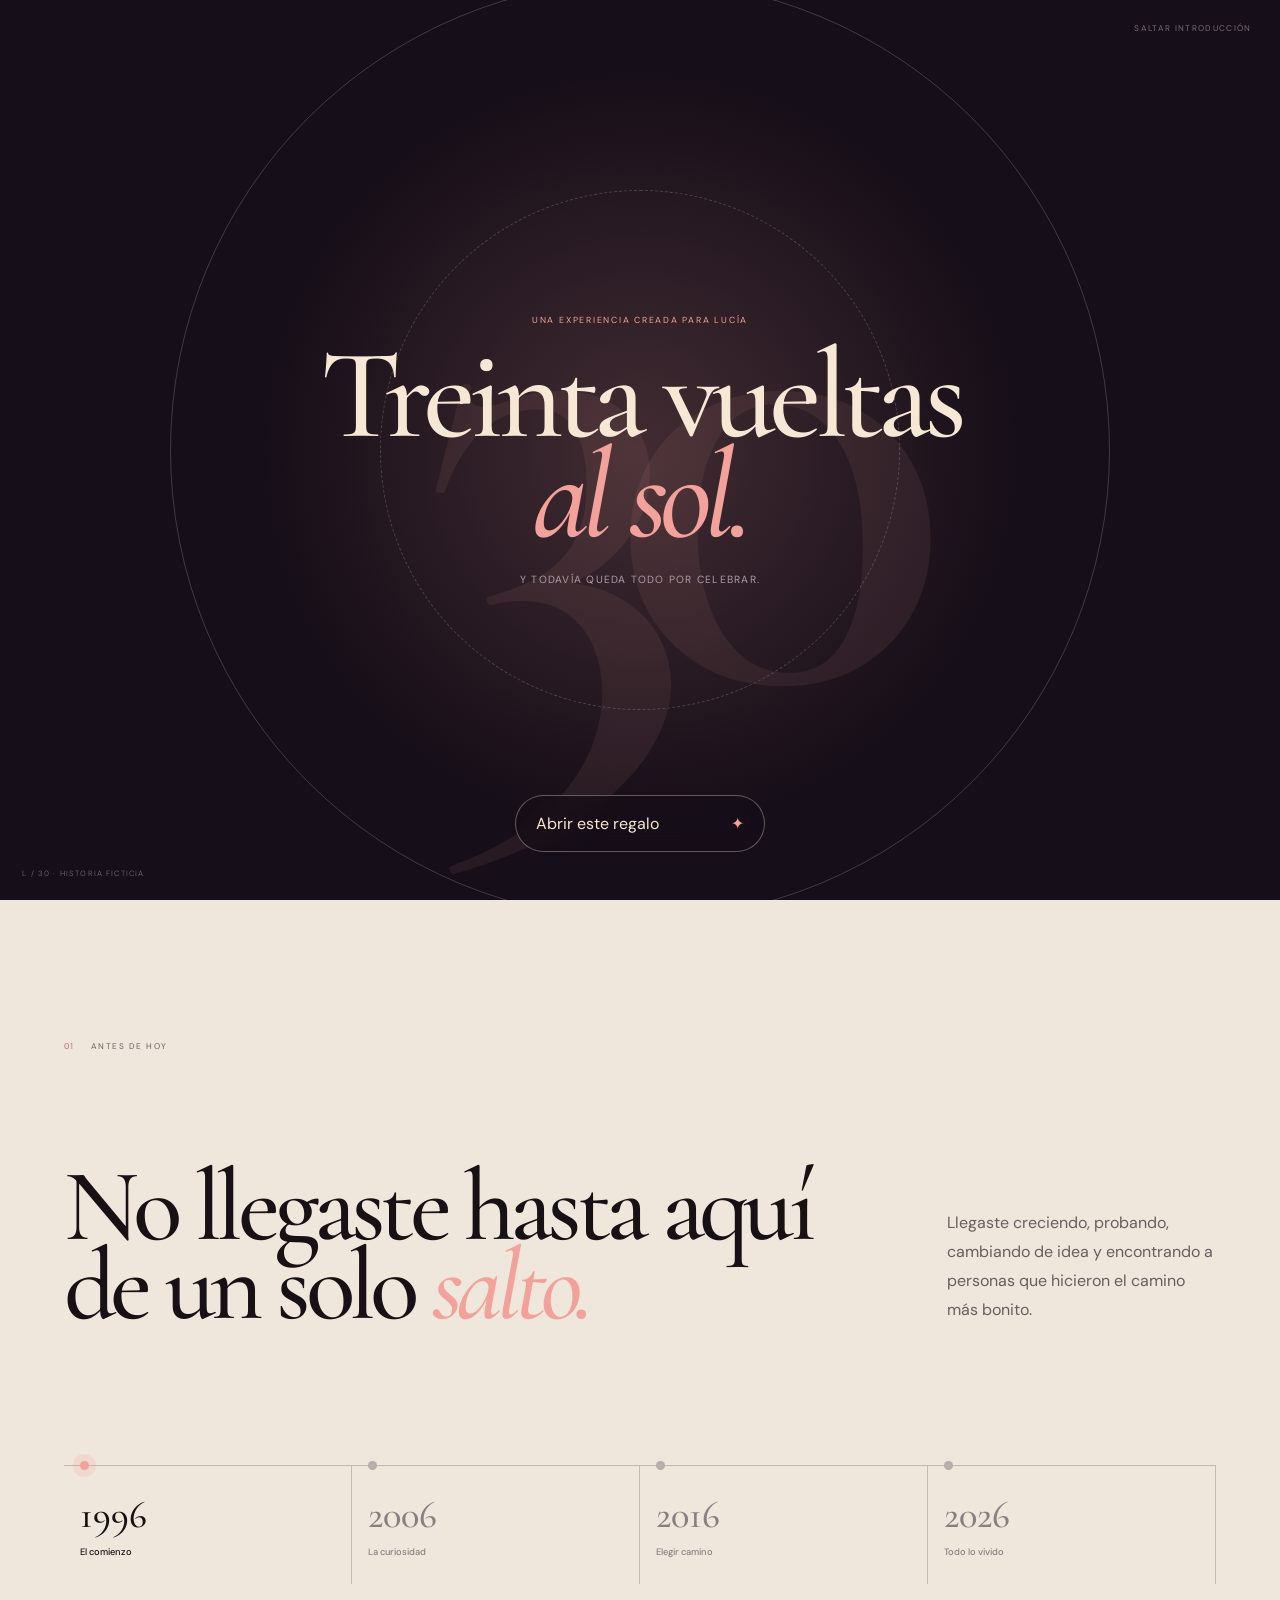
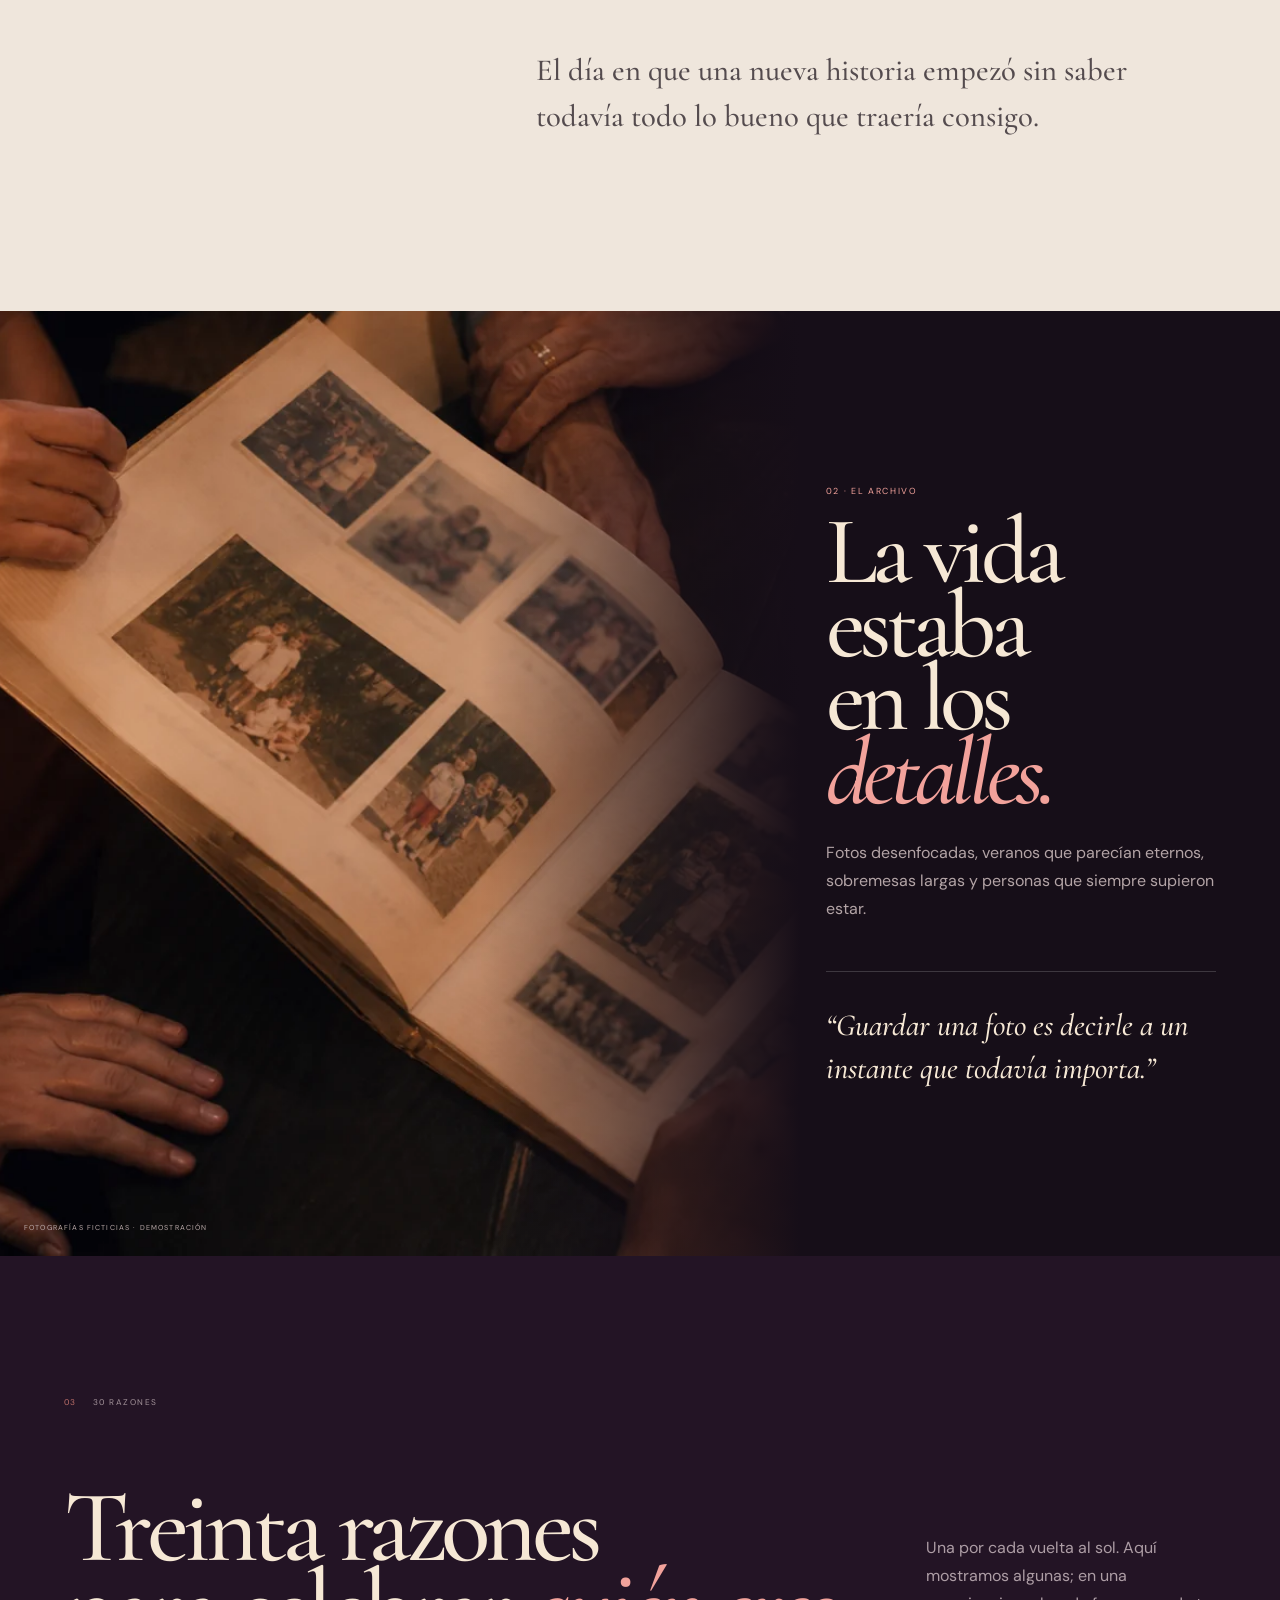
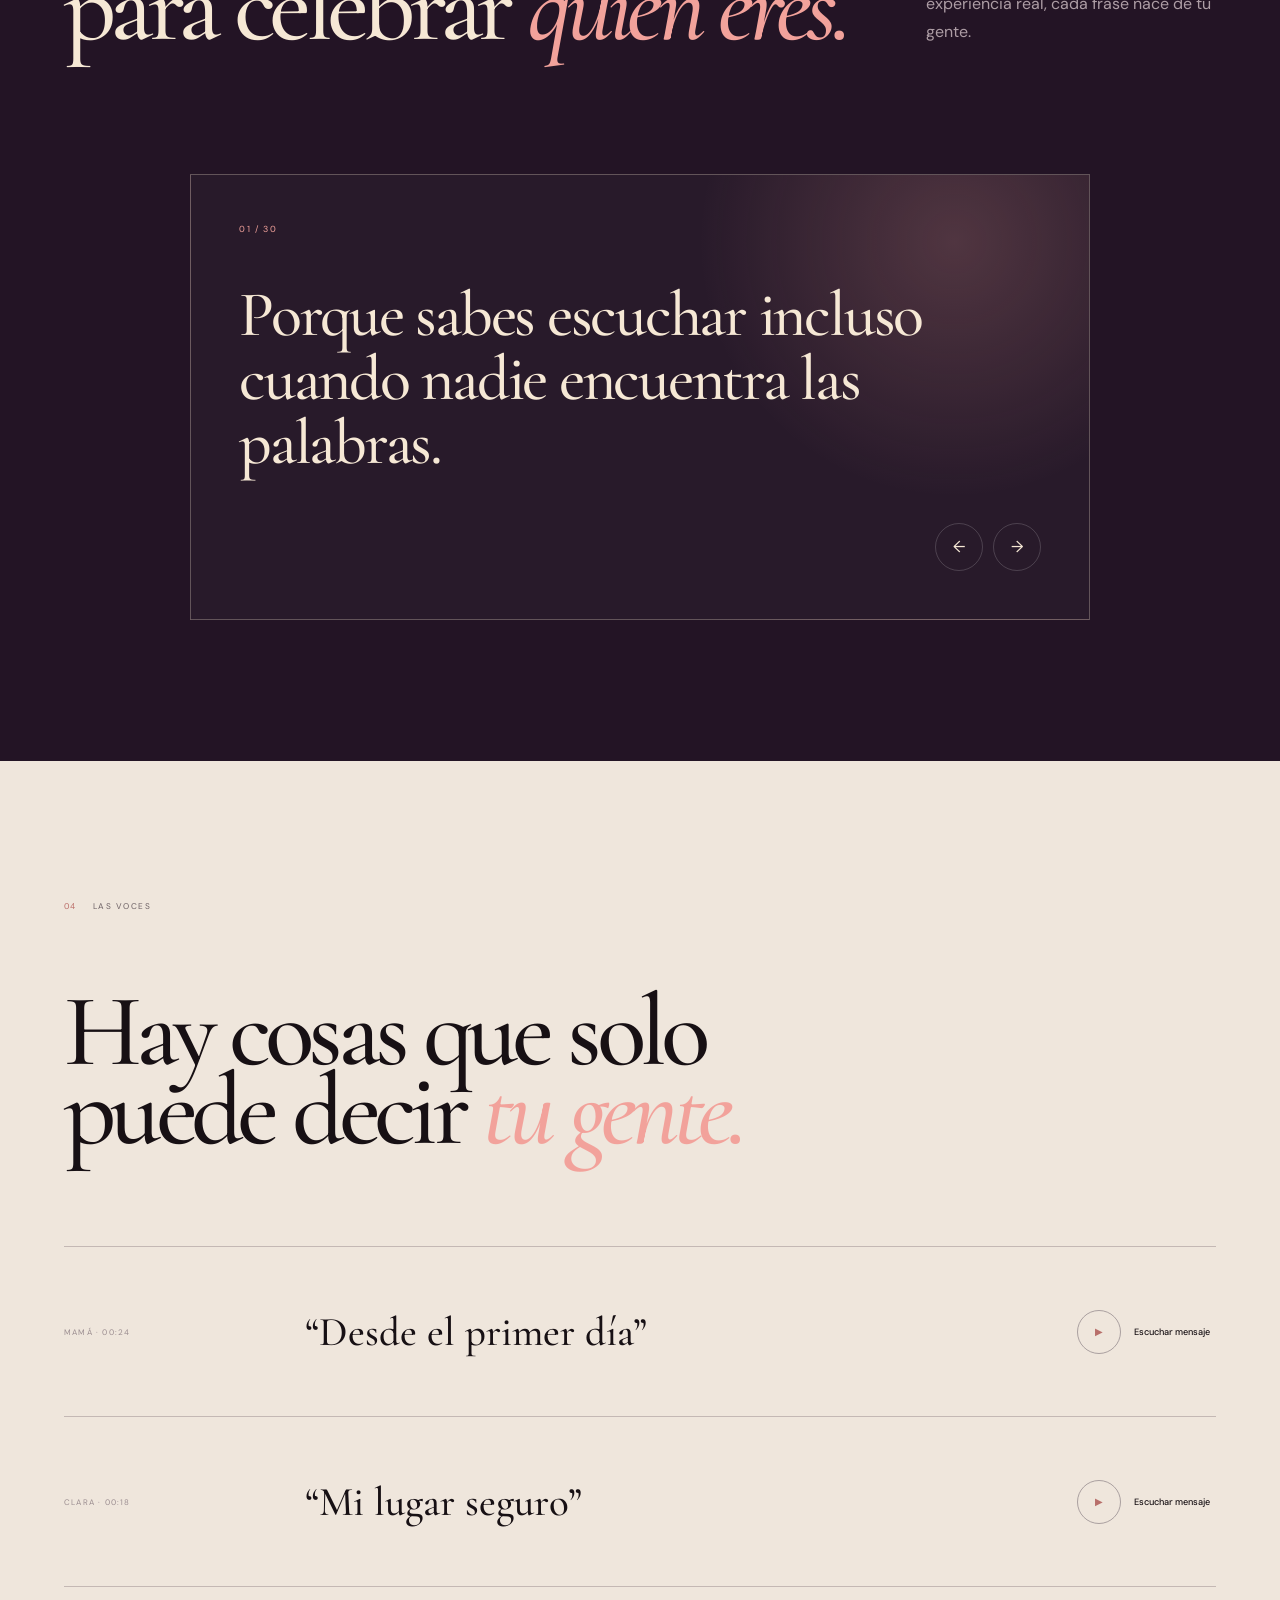
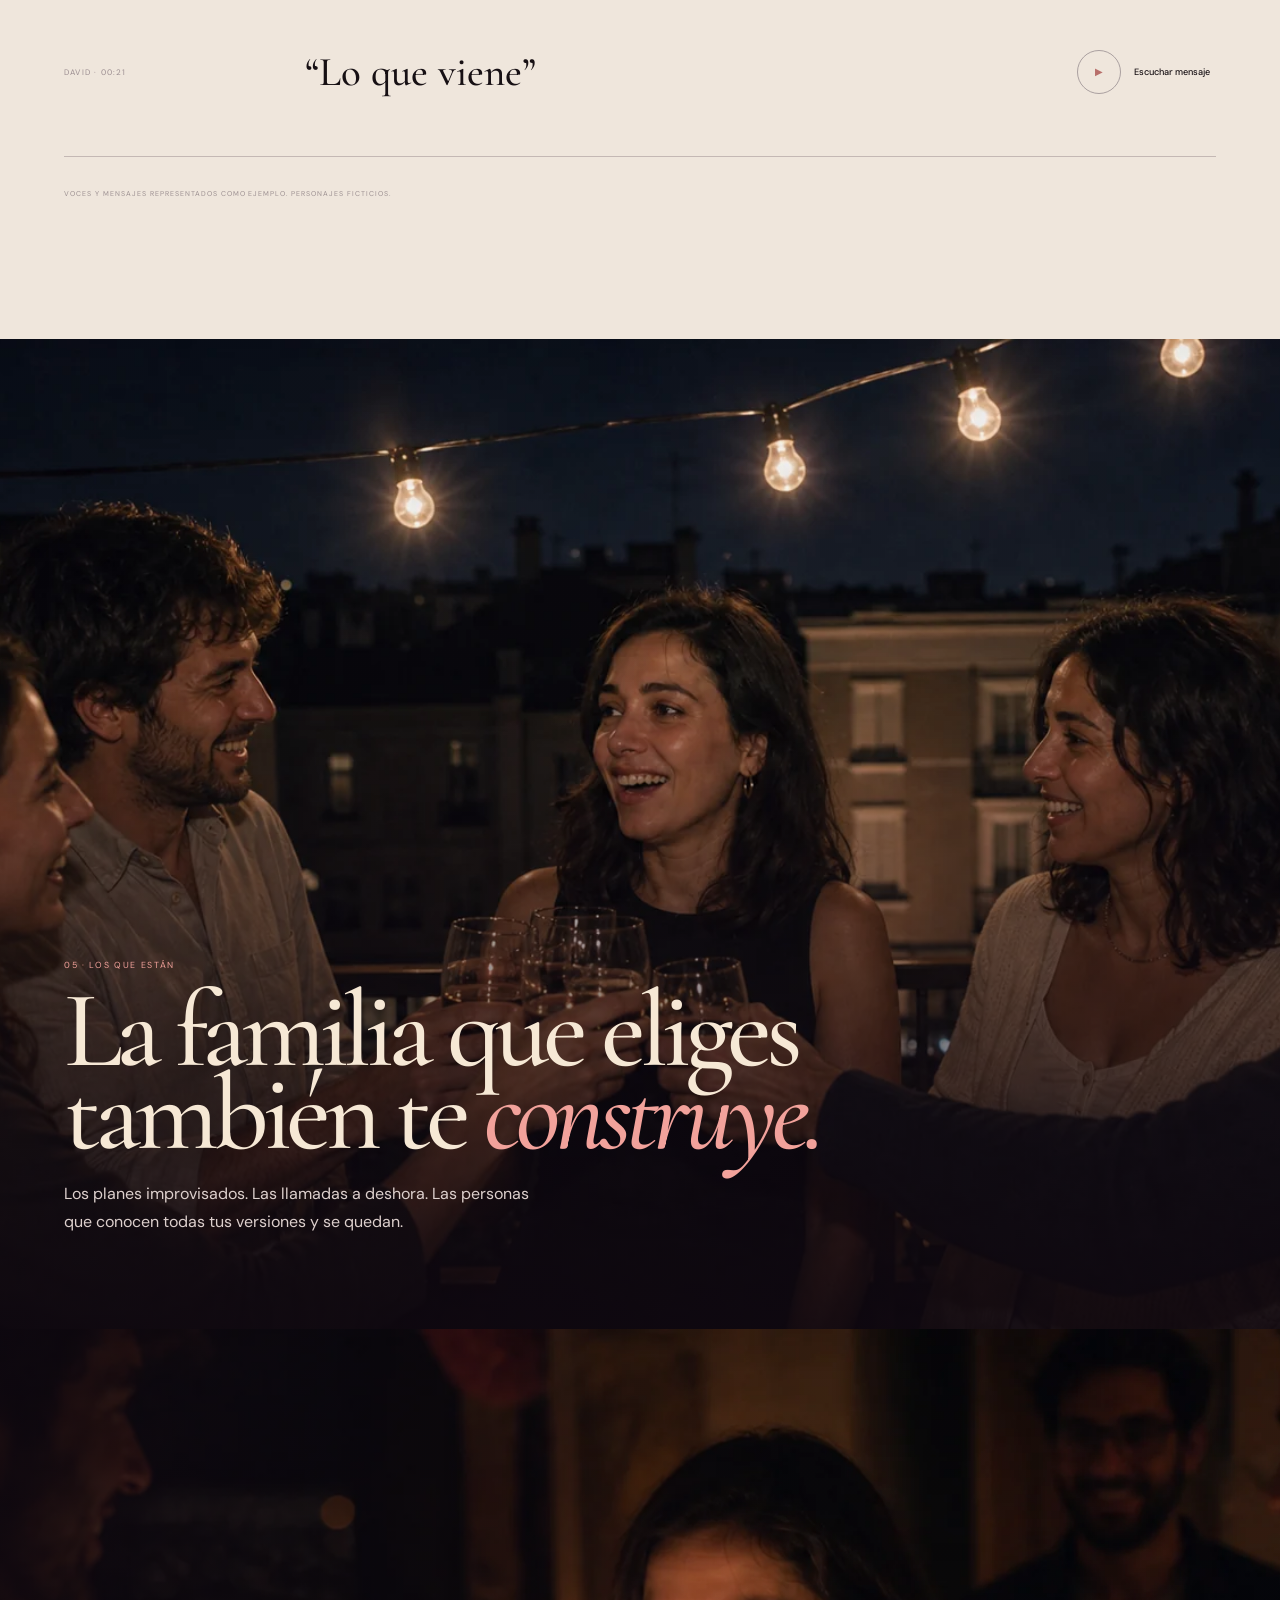
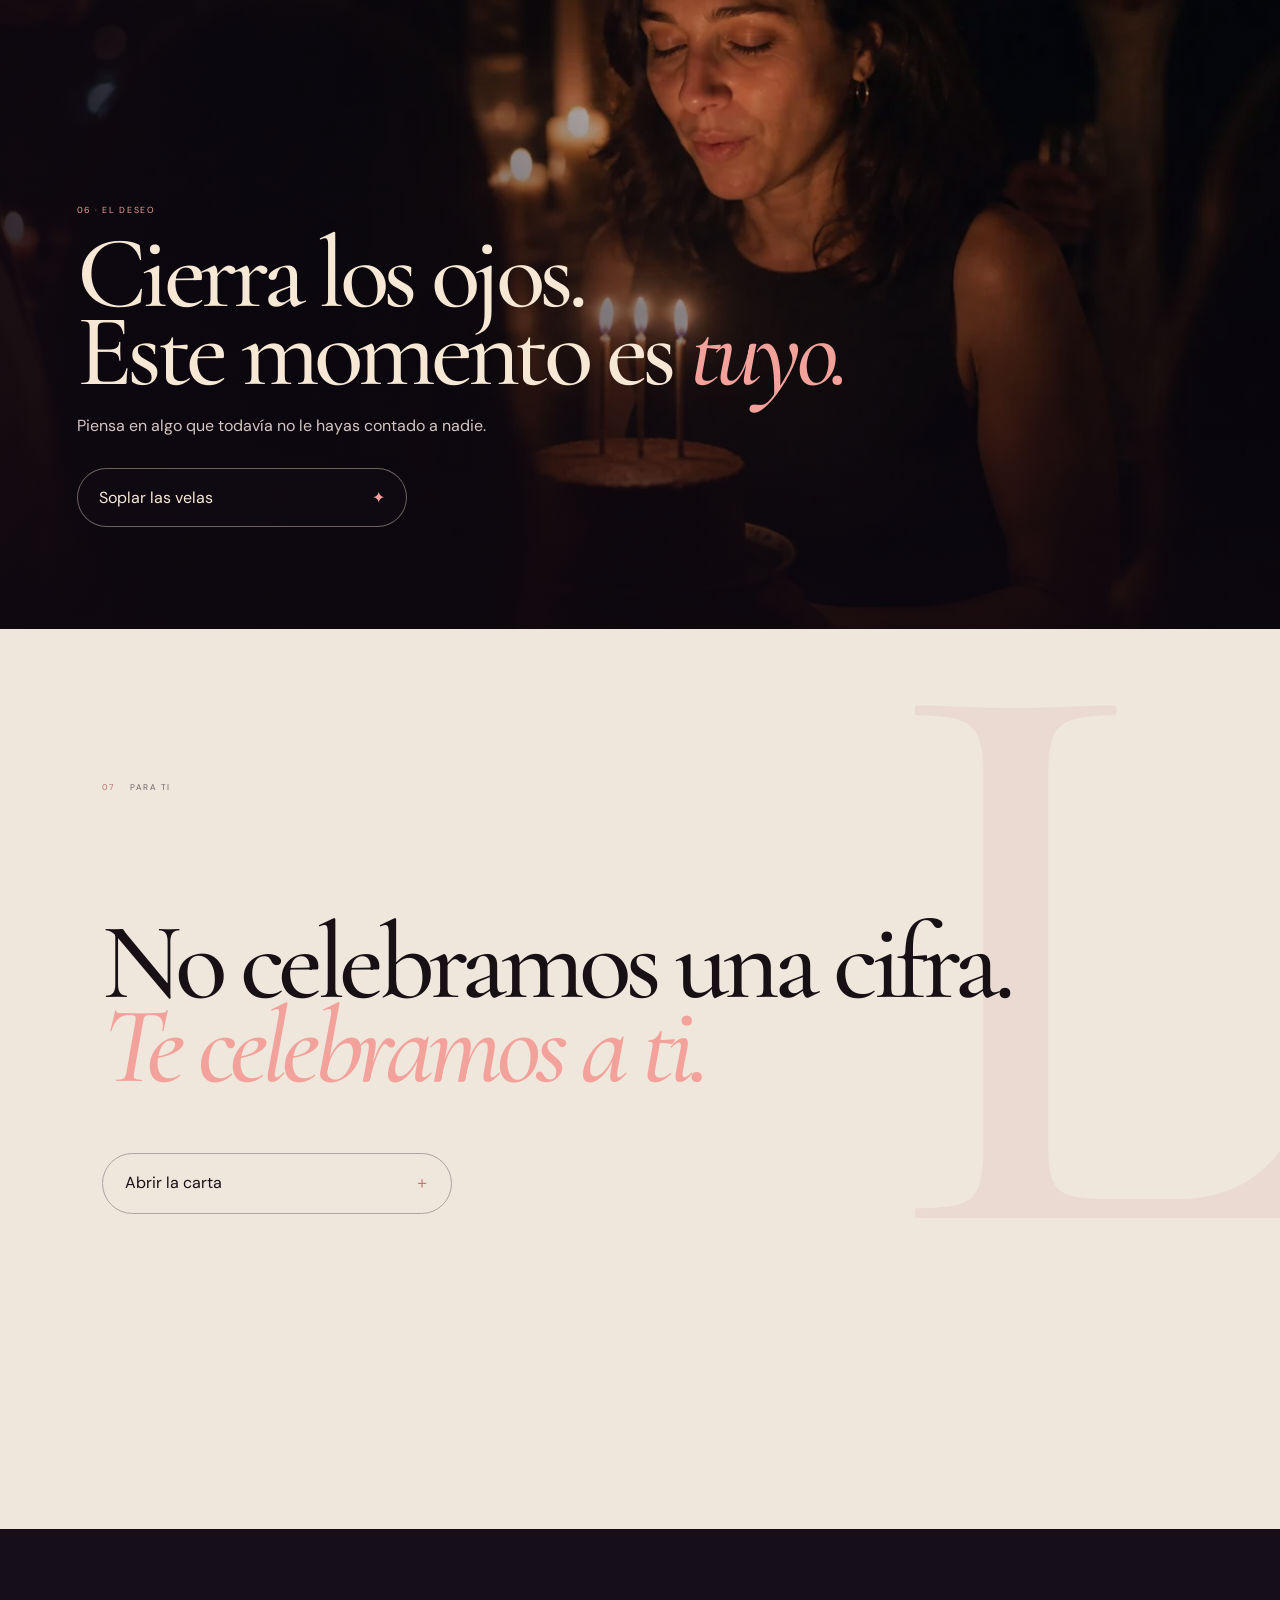
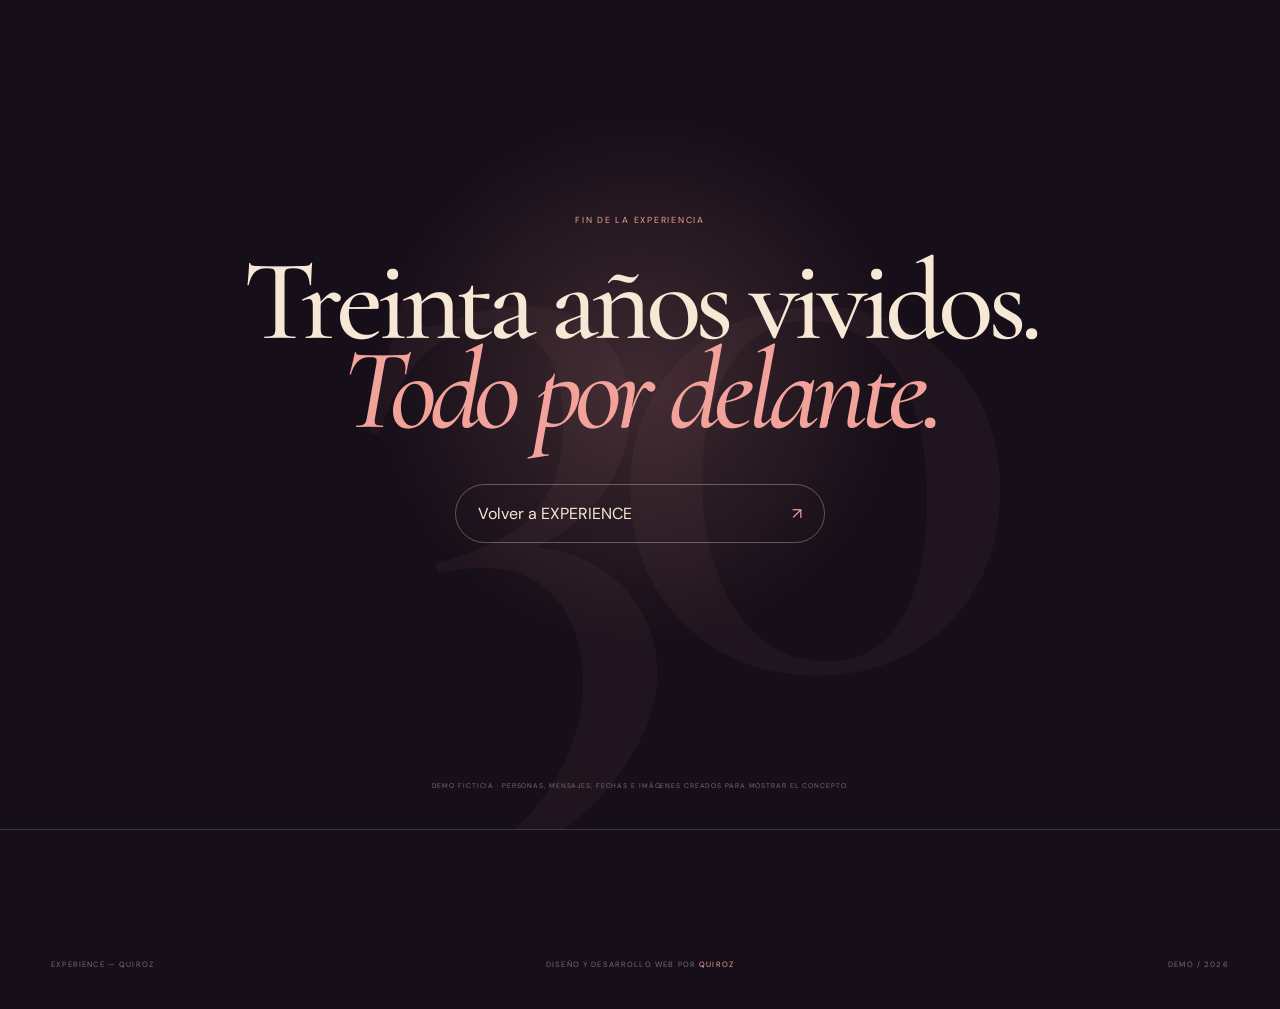
<file: experiencia-cumpleanos.html>
<!doctype html>
<html lang="es">
  <head>
    <meta charset="UTF-8" />
    <meta name="viewport" content="width=device-width, initial-scale=1.0" />
    <meta name="theme-color" content="#160e18" />
    <meta name="robots" content="noindex, nofollow" />
    <meta
      name="description"
      content="Experiencia ficticia de cumpleaños: las 30 vueltas al sol de Lucía, creada para mostrar EXPERIENCE — QUIROZ."
    />
    <title>Las 30 vueltas al sol de Lucía — EXPERIENCE</title>
    <link
      rel="icon"
      href="data:image/svg+xml,%3Csvg xmlns='http://www.w3.org/2000/svg' viewBox='0 0 64 64'%3E%3Crect width='64' height='64' rx='18' fill='%23160e18'/%3E%3Ccircle cx='32' cy='32' r='17' fill='none' stroke='%23f2a29b' stroke-width='3'/%3E%3Cpath d='M25 21h10c7 0 10 4 10 9 0 4-2 7-6 8l8 8H36l-7-8h-4v8H16V21Zm0 8v3h9c2 0 3-.5 3-1.5S36 29 34 29Z' fill='%23f6e8d5'/%3E%3C/svg%3E"
    />
    <link rel="stylesheet" href="./cumpleanos.css" />
  </head>
  <body class="birthday-intro-open">
    <a class="birthday-skip-link" href="#birthdayStory">Saltar al contenido</a>

    <section class="birthday-intro" id="birthdayIntro" aria-labelledby="birthdayIntroTitle">
      <div class="birthday-intro__glow" aria-hidden="true"></div>
      <div class="birthday-intro__orbit birthday-intro__orbit--outer" aria-hidden="true"></div>
      <div class="birthday-intro__orbit birthday-intro__orbit--inner" aria-hidden="true"></div>
      <span class="birthday-intro__count" aria-hidden="true">30</span>
      <div class="birthday-intro__copy">
        <p>UNA EXPERIENCIA CREADA PARA LUCÍA</p>
        <h1 id="birthdayIntroTitle">Treinta vueltas<br /><em>al sol.</em></h1>
        <span>Y todavía queda todo por celebrar.</span>
      </div>
      <button class="birthday-enter" id="birthdayEnter" type="button">
        <span>Abrir este regalo</span><i aria-hidden="true">✦</i>
      </button>
      <button class="birthday-skip" id="birthdaySkip" type="button">Saltar introducción</button>
      <span class="birthday-intro__mark">L / 30 · HISTORIA FICTICIA</span>
    </section>

    <header class="birthday-header" id="birthdayHeader">
      <a href="./index.html#demo"><span aria-hidden="true">←</span> EXPERIENCE</a>
      <div class="birthday-monogram" aria-label="Lucía, 30 años">L<i>/</i>30</div>
      <p>CUMPLEAÑOS · DEMOSTRACIÓN</p>
    </header>

    <main id="birthdayStory">
      <section class="birthday-hero" aria-labelledby="birthdayHeroTitle">
        <img
          src="./assets/cumple-demo/hero-surprise.webp"
          alt="Lucía, personaje ficticio, emocionada al descubrir su fiesta sorpresa"
          width="1804"
          height="872"
        />
        <div class="birthday-hero__shade" aria-hidden="true"></div>
        <div class="birthday-hero__copy">
          <span>30 AÑOS · UNA NOCHE PARA RECORDAR</span>
          <h2 id="birthdayHeroTitle">Hoy celebramos<br />todo lo que <em>eres.</em></h2>
          <p>Las personas, los lugares y los pequeños momentos que te trajeron hasta aquí.</p>
        </div>
        <div class="birthday-hero__date" aria-hidden="true"><b>30</b><span>VUELTAS<br />AL SOL</span></div>
        <a class="birthday-scroll" href="#birthdayBeginning"><span>Empezar la historia</span><i></i></a>
      </section>

      <section class="birthday-beginning" id="birthdayBeginning" aria-labelledby="birthdayBeginningTitle">
        <div class="birthday-index reveal"><span>01</span><span>ANTES DE HOY</span></div>
        <div class="birthday-beginning__grid">
          <h2 id="birthdayBeginningTitle" class="reveal">No llegaste hasta aquí<br />de un solo <em>salto.</em></h2>
          <p class="reveal">Llegaste creciendo, probando, cambiando de idea y encontrando a personas que hicieron el camino más bonito.</p>
        </div>
        <div class="birthday-timeline reveal" role="group" aria-label="Etapas ficticias de la vida de Lucía">
          <button class="birthday-year is-active" type="button" data-year="0" aria-pressed="true"><span>1996</span><b>El comienzo</b></button>
          <button class="birthday-year" type="button" data-year="1" aria-pressed="false"><span>2006</span><b>La curiosidad</b></button>
          <button class="birthday-year" type="button" data-year="2" aria-pressed="false"><span>2016</span><b>Elegir camino</b></button>
          <button class="birthday-year" type="button" data-year="3" aria-pressed="false"><span>2026</span><b>Todo lo vivido</b></button>
        </div>
        <p class="birthday-timeline__story reveal" id="birthdayTimelineStory">El día en que una nueva historia empezó sin saber todavía todo lo bueno que traería consigo.</p>
      </section>

      <section class="birthday-album" aria-labelledby="birthdayAlbumTitle">
        <figure class="birthday-album__image reveal">
          <img
            src="./assets/cumple-demo/family-album.webp"
            alt="Álbum familiar ficticio preparado para el cumpleaños de Lucía"
            width="1802"
            height="872"
            loading="lazy"
          />
          <figcaption>FOTOGRAFÍAS FICTICIAS · DEMOSTRACIÓN</figcaption>
        </figure>
        <div class="birthday-album__copy">
          <span class="reveal">02 · EL ARCHIVO</span>
          <h2 id="birthdayAlbumTitle" class="reveal">La vida estaba<br />en los <em>detalles.</em></h2>
          <p class="reveal">Fotos desenfocadas, veranos que parecían eternos, sobremesas largas y personas que siempre supieron estar.</p>
          <blockquote class="reveal">“Guardar una foto es decirle a un instante que todavía importa.”</blockquote>
        </div>
      </section>

      <section class="birthday-reasons" aria-labelledby="birthdayReasonsTitle">
        <div class="birthday-index birthday-index--light reveal"><span>03</span><span>30 RAZONES</span></div>
        <div class="birthday-reasons__heading">
          <h2 id="birthdayReasonsTitle" class="reveal">Treinta razones<br />para celebrar <em>quién eres.</em></h2>
          <p class="reveal">Una por cada vuelta al sol. Aquí mostramos algunas; en una experiencia real, cada frase nace de tu gente.</p>
        </div>
        <div class="birthday-reason-card reveal" aria-live="polite">
          <span id="birthdayReasonNumber">01 / 30</span>
          <p id="birthdayReasonText">Porque sabes escuchar incluso cuando nadie encuentra las palabras.</p>
          <div class="birthday-reason-card__controls">
            <button id="birthdayReasonPrev" type="button" aria-label="Razón anterior">←</button>
            <button id="birthdayReasonNext" type="button" aria-label="Siguiente razón">→</button>
          </div>
        </div>
      </section>

      <section class="birthday-voices" aria-labelledby="birthdayVoicesTitle">
        <div class="birthday-index reveal"><span>04</span><span>LAS VOCES</span></div>
        <h2 id="birthdayVoicesTitle" class="reveal">Hay cosas que solo<br />puede decir <em>tu gente.</em></h2>
        <div class="birthday-voice-list">
          <article class="birthday-voice reveal">
            <span>MAMÁ · 00:24</span><h3>“Desde el primer día”</h3>
            <button class="birthday-voice__button" type="button" data-message="Siempre has tenido esa forma tan tuya de iluminar una habitación sin pedir que nadie te mire."><i aria-hidden="true">▶</i><b>Escuchar mensaje</b></button>
            <p hidden></p>
          </article>
          <article class="birthday-voice reveal">
            <span>CLARA · 00:18</span><h3>“Mi lugar seguro”</h3>
            <button class="birthday-voice__button" type="button" data-message="Gracias por convertir los días normales en las historias que después contamos una y otra vez."><i aria-hidden="true">▶</i><b>Escuchar mensaje</b></button>
            <p hidden></p>
          </article>
          <article class="birthday-voice reveal">
            <span>DAVID · 00:21</span><h3>“Lo que viene”</h3>
            <button class="birthday-voice__button" type="button" data-message="Si estos treinta años han sido así, no puedo imaginar todo lo bonito que todavía está por llegar."><i aria-hidden="true">▶</i><b>Escuchar mensaje</b></button>
            <p hidden></p>
          </article>
        </div>
        <small>VOCES Y MENSAJES REPRESENTADOS COMO EJEMPLO. PERSONAJES FICTICIOS.</small>
      </section>

      <section class="birthday-friends" aria-labelledby="birthdayFriendsTitle">
        <img
          src="./assets/cumple-demo/friends-toast.webp"
          alt="Lucía brindando con sus amigos ficticios durante su cumpleaños"
          width="1802"
          height="872"
          loading="lazy"
        />
        <div class="birthday-friends__shade" aria-hidden="true"></div>
        <div class="birthday-friends__copy reveal">
          <span>05 · LOS QUE ESTÁN</span>
          <h2 id="birthdayFriendsTitle">La familia que eliges<br />también te <em>construye.</em></h2>
          <p>Los planes improvisados. Las llamadas a deshora. Las personas que conocen todas tus versiones y se quedan.</p>
        </div>
      </section>

      <section class="birthday-wish" id="birthdayWish" aria-labelledby="birthdayWishTitle">
        <img
          src="./assets/cumple-demo/birthday-wish.webp"
          alt="Lucía cerrando los ojos ante las velas de su tarta de cumpleaños"
          width="1803"
          height="872"
          loading="lazy"
        />
        <div class="birthday-wish__shade" aria-hidden="true"></div>
        <div class="birthday-wish__copy reveal">
          <span>06 · EL DESEO</span>
          <h2 id="birthdayWishTitle">Cierra los ojos.<br />Este momento es <em>tuyo.</em></h2>
          <p>Piensa en algo que todavía no le hayas contado a nadie.</p>
          <button id="makeBirthdayWish" type="button"><span>Soplar las velas</span><i aria-hidden="true">✦</i></button>
        </div>
        <div class="birthday-wish__message" id="birthdayWishMessage" aria-live="polite" hidden>
          <span>DESEO GUARDADO</span><strong>Que venga todo lo bueno.</strong>
        </div>
      </section>

      <section class="birthday-letter" aria-labelledby="birthdayLetterTitle">
        <div class="birthday-letter__mark" aria-hidden="true">L</div>
        <div class="birthday-index reveal"><span>07</span><span>PARA TI</span></div>
        <h2 id="birthdayLetterTitle" class="reveal">No celebramos una cifra.<br /><em>Te celebramos a ti.</em></h2>
        <button class="birthday-letter__button reveal" id="birthdayOpenLetter" type="button" aria-expanded="false" aria-controls="birthdayLetterCopy"><span>Abrir la carta</span><i aria-hidden="true">＋</i></button>
        <div class="birthday-letter__copy" id="birthdayLetterCopy" hidden>
          <p>Lucía,</p>
          <p>Hoy no queríamos regalarte otra cosa. Queríamos devolverte un poco de todo lo que tú has dado: tiempo, refugio, risa y esa manera de hacer que los demás se sientan en casa.</p>
          <p>Ojalá vuelvas aquí cuando necesites recordar cuánto te quieren. Y ojalá dentro de otros treinta años sigamos encontrando nuevas razones para celebrarte.</p>
          <p class="birthday-letter__closing">Siempre contigo,<br /><strong>tu gente.</strong></p>
        </div>
      </section>

      <section class="birthday-final" aria-labelledby="birthdayFinalTitle">
        <span class="reveal">FIN DE LA EXPERIENCIA</span>
        <h2 id="birthdayFinalTitle" class="reveal">Treinta años vividos.<br /><em>Todo por delante.</em></h2>
        <a class="reveal" href="./index.html#demo"><span>Volver a EXPERIENCE</span><i aria-hidden="true">↗</i></a>
        <p>DEMO FICTICIA · PERSONAS, MENSAJES, FECHAS E IMÁGENES CREADOS PARA MOSTRAR EL CONCEPTO.</p>
      </section>
    </main>

    <footer class="birthday-footer">
      <span>EXPERIENCE — QUIROZ</span>
      <p>Diseño y desarrollo web por <a href="https://www.instagram.com/bryans_quiroz/" target="_blank" rel="noreferrer">QUIROZ</a></p>
      <span>DEMO / 2026</span>
    </footer>

    <canvas class="birthday-confetti" id="birthdayConfetti" aria-hidden="true"></canvas>
    <div class="birthday-progress" aria-hidden="true"><i id="birthdayProgress"></i></div>
    <script src="./cumpleanos.js" defer></script>
  </body>
</html>
</file>
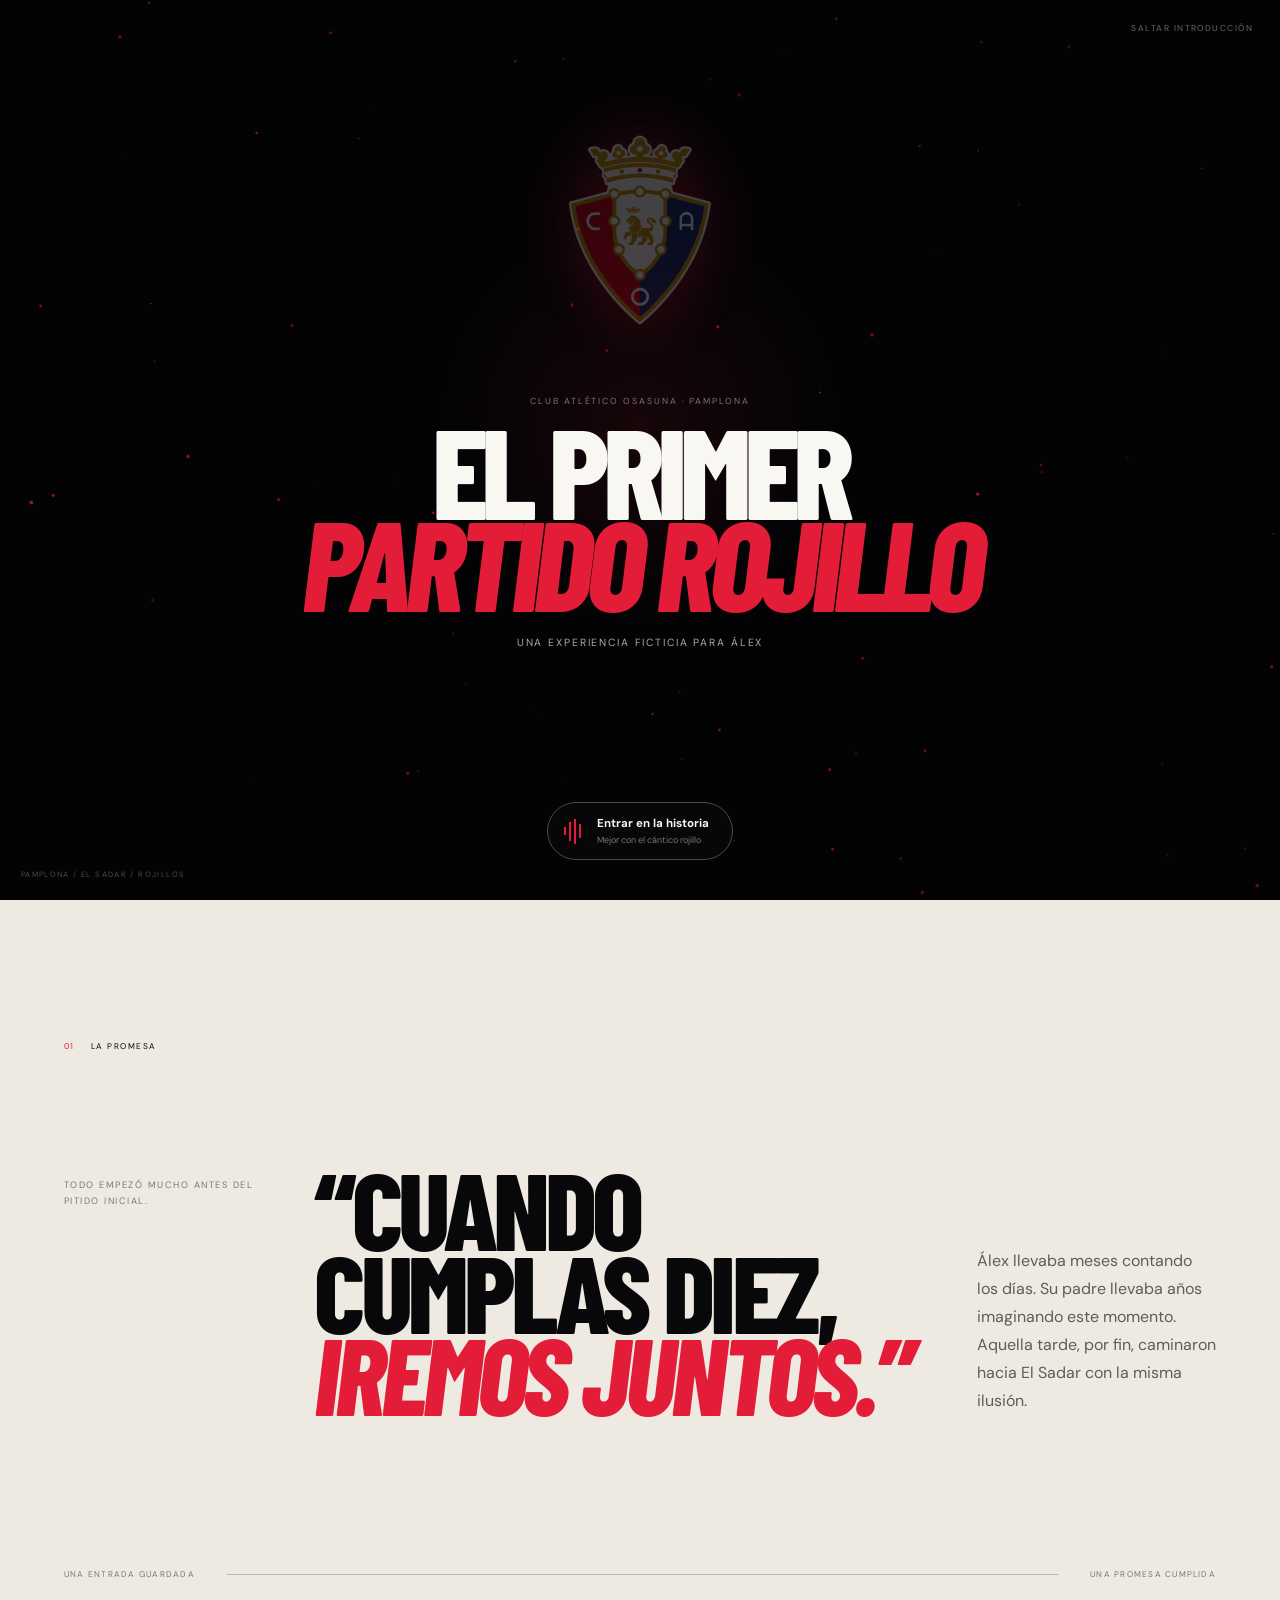
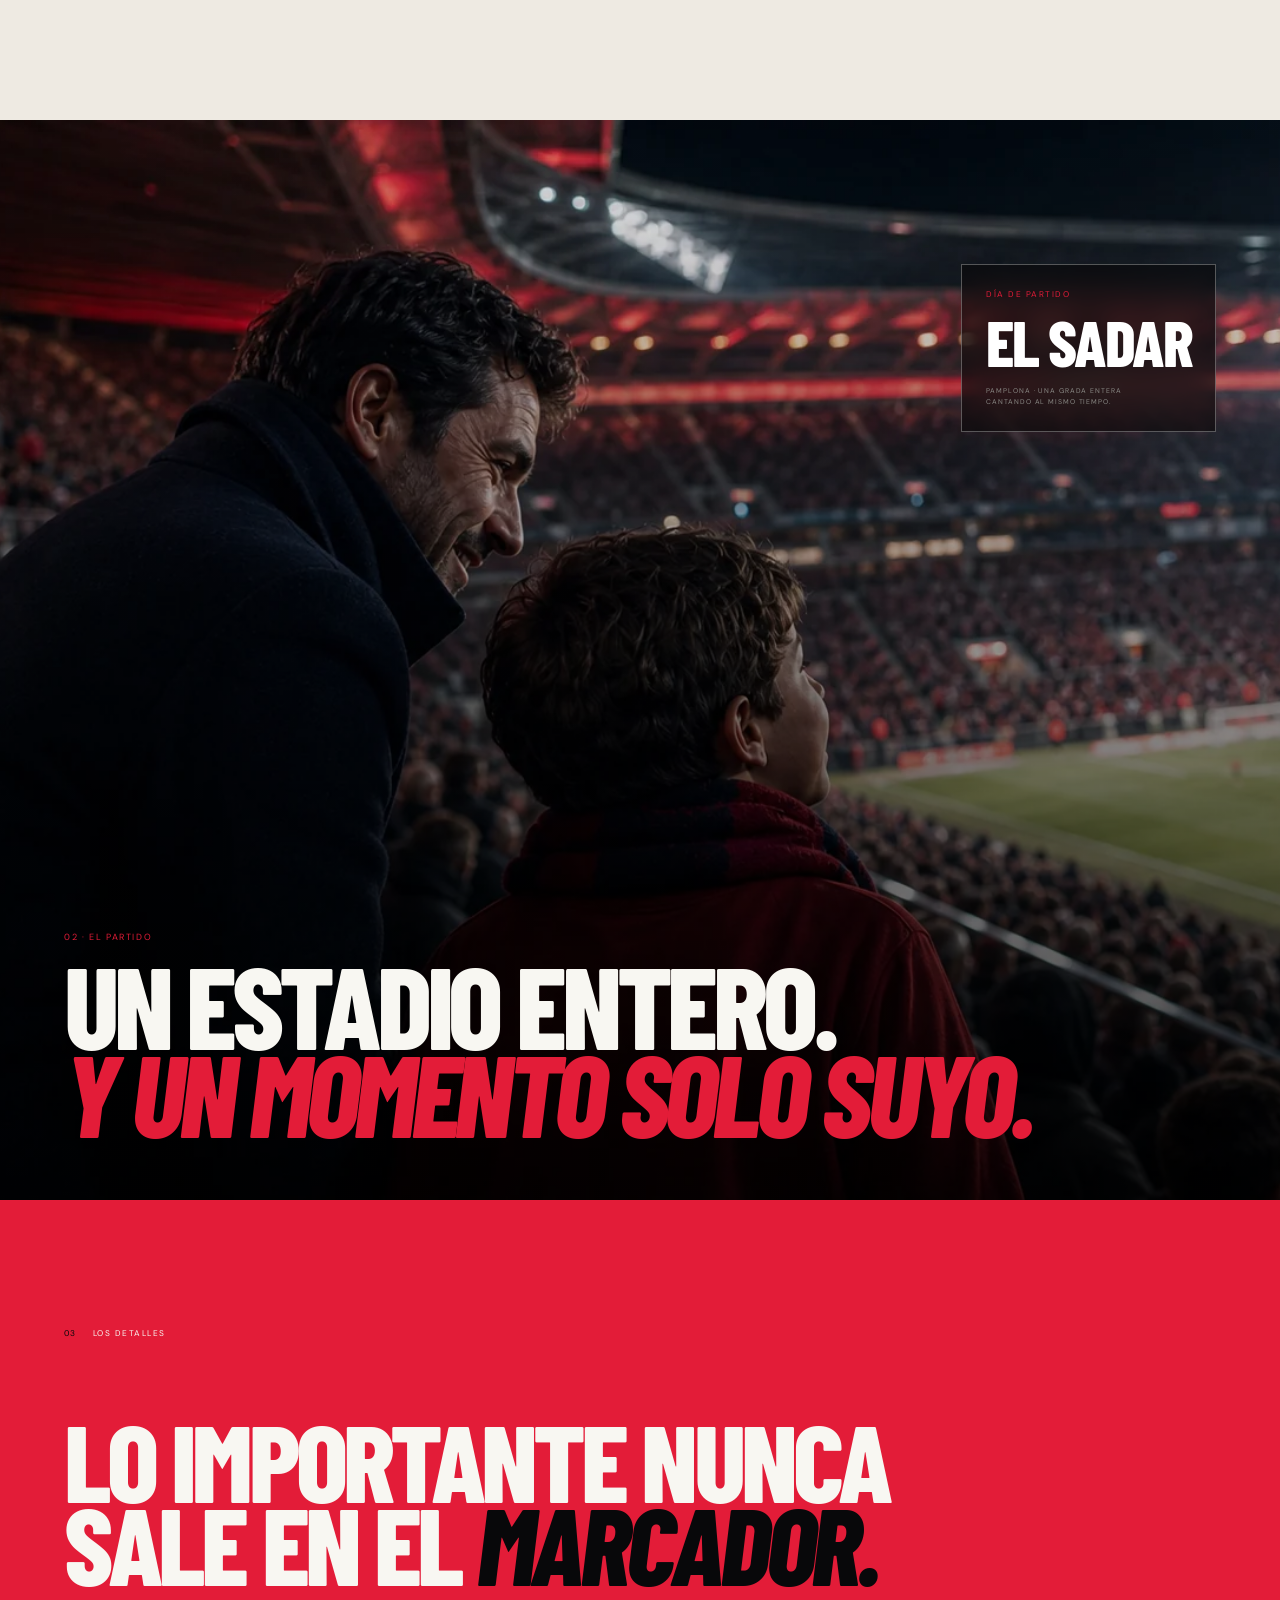
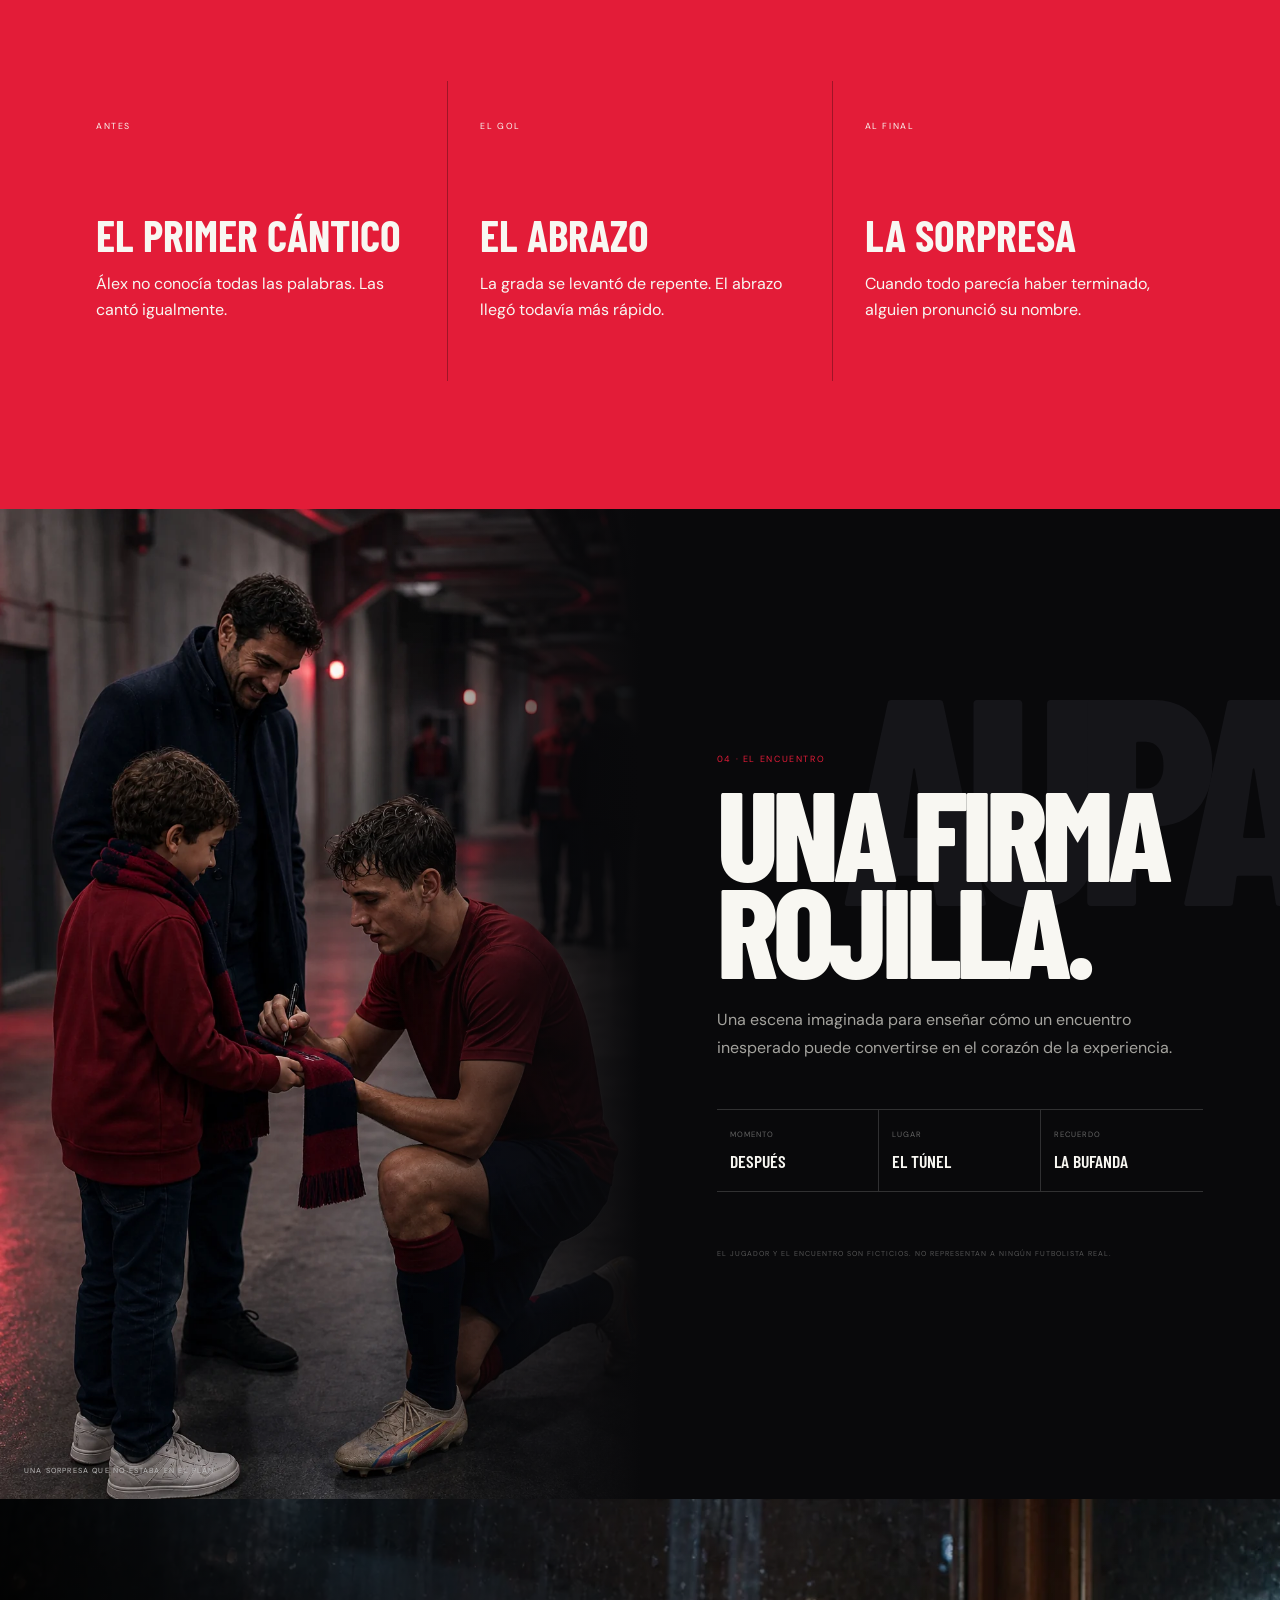
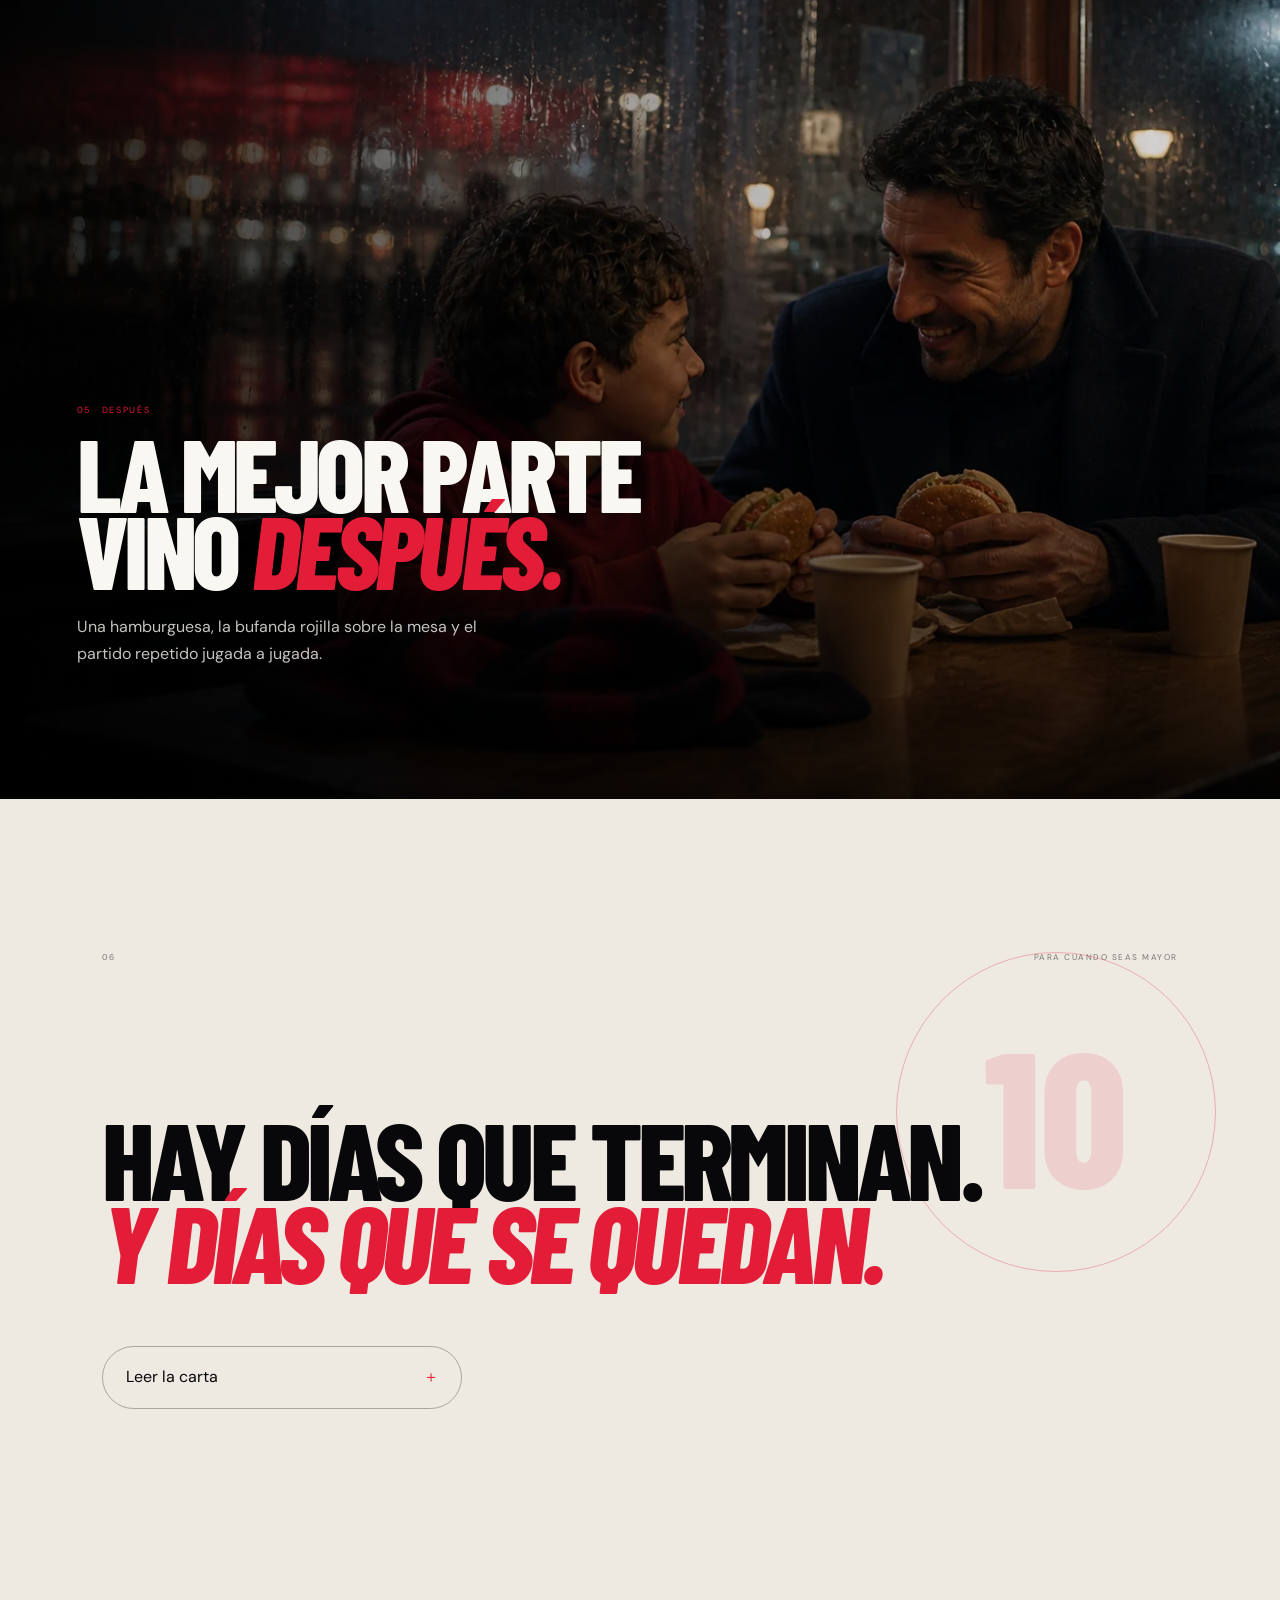
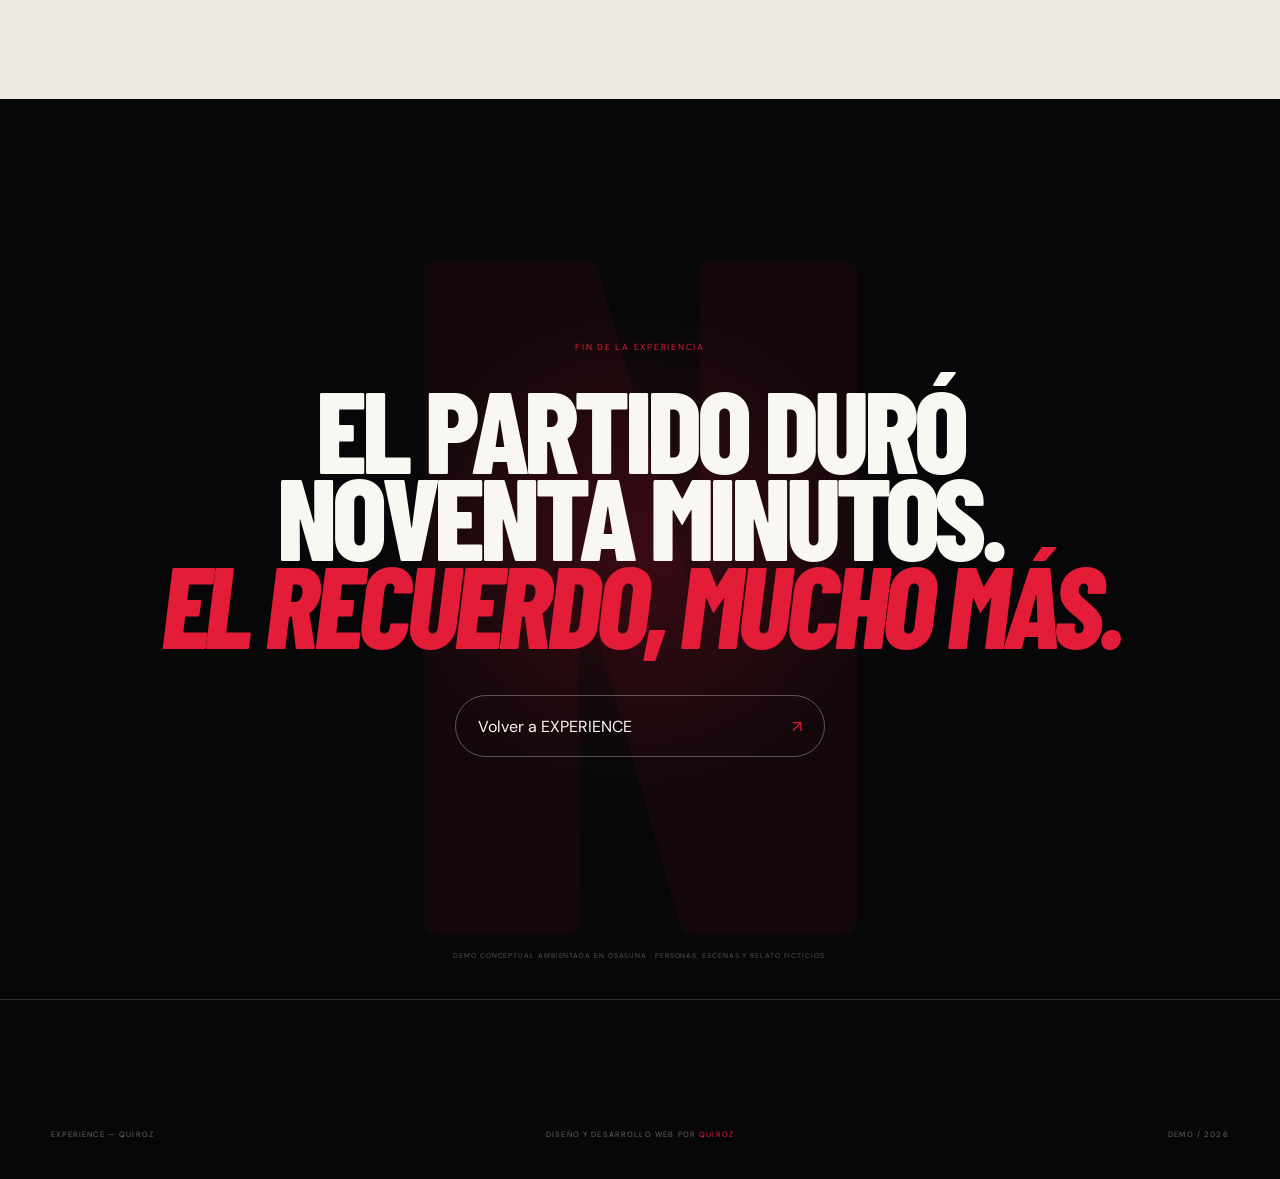
<file: experiencia-osasuna.html>
<!doctype html>
<html lang="es">
  <head>
    <meta charset="UTF-8" />
    <meta name="viewport" content="width=device-width, initial-scale=1.0" />
    <meta name="theme-color" content="#070709" />
    <meta name="robots" content="noindex, nofollow" />
    <meta
      name="description"
      content="Experiencia rojilla ficticia ambientada en Pamplona: el primer partido de Álex en El Sadar."
    />
    <title>El primer partido rojillo de Álex — EXPERIENCE</title>
    <link
      rel="icon"
      href="data:image/svg+xml,%3Csvg xmlns='http://www.w3.org/2000/svg' viewBox='0 0 64 64'%3E%3Crect width='64' height='64' rx='15' fill='%23070709'/%3E%3Cpath d='M15 15h34v8H25v6h20v8H25v7h24v8H15z' fill='%23e31c38'/%3E%3C/svg%3E"
    />
    <link rel="stylesheet" href="./osasuna.css" />
  </head>
  <body class="norte-intro-open">
    <a class="norte-skip-link" href="#historia">Saltar al contenido</a>

    <section class="norte-intro" id="norteIntro" aria-labelledby="norteIntroTitle">
      <canvas id="norteEnergy" aria-hidden="true"></canvas>
      <div class="norte-intro__light" aria-hidden="true"></div>
      <div class="norte-crest" aria-hidden="true">
        <img src="./assets/osasuna-demo/escudo-osasuna.png" alt="" width="512" height="512" />
      </div>
      <div class="norte-intro__copy">
        <p>CLUB ATLÉTICO OSASUNA · PAMPLONA</p>
        <h1 id="norteIntroTitle">EL PRIMER<br /><em>PARTIDO ROJILLO</em></h1>
        <span>Una experiencia ficticia para Álex</span>
      </div>
      <button class="norte-enter" id="norteEnter" type="button">
        <span class="norte-bars" aria-hidden="true"><i></i><i></i><i></i><i></i></span>
        <span><b>Entrar en la historia</b><small>Mejor con el cántico rojillo</small></span>
      </button>
      <button class="norte-skip" id="norteSkip" type="button">Saltar introducción</button>
      <span class="norte-intro__code" aria-hidden="true">PAMPLONA / EL SADAR / ROJILLOS</span>
    </section>

    <header class="norte-header" id="norteHeader">
      <a class="norte-back" href="./index.html#demo"><span aria-hidden="true">←</span> EXPERIENCE</a>
      <div class="norte-header__crest" aria-label="Club Atlético Osasuna">
        <img src="./assets/osasuna-demo/escudo-osasuna.png" alt="" width="512" height="512" />
      </div>
      <p>OSASUNA · HISTORIA FICTICIA DE DEMOSTRACIÓN</p>
    </header>

    <main id="historia">
      <section class="norte-hero" aria-labelledby="norteHeroTitle">
        <img
          src="./assets/osasuna-demo/hero-stadium.webp"
          alt="Álex y su padre, personajes ficticios, caminando hacia el estadio en una experiencia rojilla"
          width="1717"
          height="916"
        />
        <div class="norte-hero__shade" aria-hidden="true"></div>
        <div class="norte-hero__copy">
          <span>UNA TARDE DE OTOÑO · EL SADAR</span>
          <h2 id="norteHeroTitle">La primera vez<br />en El Sadar <em>no se olvida.</em></h2>
          <p>Una promesa, dos bufandas rojillas y noventa minutos que Álex recordará siempre.</p>
        </div>
        <div class="norte-hero__ticket" aria-hidden="true">
          <span>CIUDAD</span><b>PNA</b><span>COLOR</span><b>ROJO</b>
        </div>
        <a class="norte-scroll" href="#capitulo-uno"><span>Comenzar</span><i></i></a>
      </section>

      <section class="norte-opening" id="capitulo-uno" aria-labelledby="openingTitle">
        <div class="norte-index reveal"><span>01</span><span>LA PROMESA</span></div>
        <div class="norte-opening__grid">
          <p class="norte-opening__kicker reveal">TODO EMPEZÓ MUCHO ANTES DEL PITIDO INICIAL.</p>
          <h2 id="openingTitle" class="reveal">“Cuando cumplas diez,<br /><em>iremos juntos.”</em></h2>
          <p class="norte-opening__body reveal">
            Álex llevaba meses contando los días. Su padre llevaba años imaginando este momento. Aquella tarde, por fin, caminaron hacia El Sadar con la misma ilusión.
          </p>
        </div>
        <div class="norte-memory-line reveal">
          <span>UNA ENTRADA GUARDADA</span><i></i><span>UNA PROMESA CUMPLIDA</span>
        </div>
      </section>

      <section class="norte-match" aria-labelledby="matchTitle">
        <img
          src="./assets/osasuna-demo/match-night.webp"
          alt="Álex y su padre viendo juntos un partido en un estadio lleno"
          width="1717"
          height="916"
          loading="lazy"
        />
        <div class="norte-match__overlay" aria-hidden="true"></div>
        <div class="norte-match__score norte-match__score--place reveal">
          <span>DÍA DE PARTIDO</span>
          <strong>EL SADAR</strong>
          <small>PAMPLONA · UNA GRADA ENTERA<br />CANTANDO AL MISMO TIEMPO.</small>
        </div>
        <div class="norte-match__copy reveal">
          <span>02 · EL PARTIDO</span>
          <h2 id="matchTitle">Un estadio entero.<br /><em>Y un momento solo suyo.</em></h2>
        </div>
      </section>

      <section class="norte-details" aria-labelledby="detailsTitle">
        <div class="norte-index reveal"><span>03</span><span>LOS DETALLES</span></div>
        <h2 id="detailsTitle" class="reveal">Lo importante nunca<br />sale en el <em>marcador.</em></h2>
        <div class="norte-detail-grid">
          <article class="norte-detail reveal"><span>ANTES</span><h3>El primer cántico</h3><p>Álex no conocía todas las palabras. Las cantó igualmente.</p></article>
          <article class="norte-detail reveal"><span>EL GOL</span><h3>El abrazo</h3><p>La grada se levantó de repente. El abrazo llegó todavía más rápido.</p></article>
          <article class="norte-detail reveal"><span>AL FINAL</span><h3>La sorpresa</h3><p>Cuando todo parecía haber terminado, alguien pronunció su nombre.</p></article>
        </div>
      </section>

      <section class="norte-player" aria-labelledby="playerTitle">
        <figure class="norte-player__image reveal">
          <img
            src="./assets/osasuna-demo/player-meeting.webp"
            alt="Un jugador ficticio firmando la bufanda rojilla de Álex en el túnel del estadio"
            width="1024"
            height="1536"
            loading="lazy"
          />
          <figcaption>UNA SORPRESA QUE NO ESTABA EN EL PLAN</figcaption>
        </figure>
        <div class="norte-player__copy">
          <span class="reveal">04 · EL ENCUENTRO</span>
          <div class="norte-player__number reveal" aria-hidden="true">AUPA</div>
          <h2 id="playerTitle" class="reveal">Una firma<br />rojilla.</h2>
          <p class="reveal">Una escena imaginada para enseñar cómo un encuentro inesperado puede convertirse en el corazón de la experiencia.</p>
          <dl class="norte-profile reveal" aria-label="Detalles de la escena ficticia">
            <div><dt>Momento</dt><dd>Después</dd></div>
            <div><dt>Lugar</dt><dd>El túnel</dd></div>
            <div><dt>Recuerdo</dt><dd>La bufanda</dd></div>
          </dl>
          <small class="reveal">EL JUGADOR Y EL ENCUENTRO SON FICTICIOS. NO REPRESENTAN A NINGÚN FUTBOLISTA REAL.</small>
        </div>
      </section>

      <section class="norte-after" aria-labelledby="afterTitle">
        <img
          src="./assets/osasuna-demo/after-match.webp"
          alt="Álex y su padre cenando juntos después del partido"
          width="1717"
          height="916"
          loading="lazy"
        />
        <div class="norte-after__shade" aria-hidden="true"></div>
        <div class="norte-after__copy reveal">
          <span>05 · DESPUÉS</span>
          <h2 id="afterTitle">La mejor parte<br />vino <em>después.</em></h2>
          <p>Una hamburguesa, la bufanda rojilla sobre la mesa y el partido repetido jugada a jugada.</p>
        </div>
      </section>

      <section class="norte-letter" aria-labelledby="letterTitle">
        <div class="norte-letter__top reveal"><span>06</span><span>PARA CUANDO SEAS MAYOR</span></div>
        <div class="norte-letter__seal reveal" aria-hidden="true">10</div>
        <h2 id="letterTitle" class="reveal">Hay días que terminan.<br /><em>Y días que se quedan.</em></h2>
        <button class="norte-letter__button reveal" id="openLetter" type="button" aria-expanded="false" aria-controls="letterCopy">
          <span>Leer la carta</span><i aria-hidden="true">＋</i>
        </button>
        <div class="norte-letter__copy" id="letterCopy" hidden>
          <p>Álex,</p>
          <p>
            quizá algún día olvides el resultado. Puede que tampoco recuerdes quién marcó primero. Pero espero que recuerdes el camino hasta el estadio, el ruido al entrar y lo fuerte que nos abrazamos.
          </p>
          <p>Yo no olvidaré tu cara. Porque mientras tú veías el campo por primera vez, yo estaba viendo cómo un recuerdo empezaba a existir.</p>
          <p class="norte-letter__closing">Con todo mi orgullo,<br /><strong>Papá</strong></p>
        </div>
      </section>

      <section class="norte-final" aria-labelledby="finalTitle">
        <div class="norte-final__crest" aria-hidden="true">N</div>
        <span class="reveal">FIN DE LA EXPERIENCIA</span>
        <h2 id="finalTitle" class="reveal">El partido duró<br />noventa minutos.<br /><em>El recuerdo, mucho más.</em></h2>
        <a class="reveal" href="./index.html#demo"><span>Volver a EXPERIENCE</span><i aria-hidden="true">↗</i></a>
        <p>DEMO CONCEPTUAL AMBIENTADA EN OSASUNA · PERSONAS, ESCENAS Y RELATO FICTICIOS.</p>
      </section>
    </main>

    <footer class="norte-footer">
      <span>EXPERIENCE — QUIROZ</span>
      <p>Diseño y desarrollo web por <a href="https://www.instagram.com/bryans_quiroz/" target="_blank" rel="noreferrer">QUIROZ</a></p>
      <span>DEMO / 2026</span>
    </footer>

    <button class="norte-sound" id="norteSound" type="button" aria-pressed="true" hidden>
      <span aria-hidden="true"><i></i><i></i><i></i></span><b>Cántico</b>
    </button>
    <div class="norte-progress" aria-hidden="true"><i id="norteProgress"></i></div>
    <script src="./osasuna.js" defer></script>
  </body>
</html>
</file>
<file: styles.css>
@import url('https://fonts.googleapis.com/css2?family=DM+Sans:wght@400;500;600&family=Manrope:wght@400;500;600;700&display=swap');

:root {
  --ink: #080808;
  --ink-soft: #11110f;
  --paper: #f0eee8;
  --white: #f8f7f2;
  --muted: #9b9b95;
  --line: rgba(255, 255, 255, 0.16);
  --accent: #ff5c35;
  --accent-rgb: 255, 92, 53;
  --stage-ink: #130d0b;
  --display: 'Manrope', 'Arial Narrow', Arial, sans-serif;
  --body: 'DM Sans', Arial, sans-serif;
  --header-height: 76px;
}

* { box-sizing: border-box; }
html { scroll-behavior: smooth; background: var(--ink); }
body {
  margin: 0;
  background: var(--ink);
  color: var(--white);
  font-family: var(--body);
  overflow-x: hidden;
  -webkit-font-smoothing: antialiased;
}
body.intro-open, body.menu-open, body.modal-open { overflow: hidden; }
button, a { font: inherit; }
button { color: inherit; }
a { color: inherit; }
img, svg { display: block; max-width: 100%; }
::selection { background: var(--accent); color: #080808; }

.sr-only {
  position: absolute;
  width: 1px;
  height: 1px;
  padding: 0;
  margin: -1px;
  overflow: hidden;
  clip: rect(0, 0, 0, 0);
  white-space: nowrap;
  border: 0;
}
.skip-link {
  position: fixed;
  z-index: 1000;
  left: 1rem;
  top: -5rem;
  padding: 0.8rem 1rem;
  background: var(--white);
  color: var(--ink);
  text-decoration: none;
}
.skip-link:focus { top: 1rem; }

.intro {
  position: fixed;
  z-index: 500;
  inset: 0;
  display: grid;
  place-items: center;
  overflow: hidden;
  background: #050505;
  transition: opacity 0.8s ease, visibility 0.8s ease;
}
.intro[hidden] { display: none; }
.intro.is-leaving { opacity: 0; visibility: hidden; }
.intro__noise, .hero__grain {
  position: absolute;
  inset: -80%;
  pointer-events: none;
  opacity: 0.055;
  background-image: url("data:image/svg+xml,%3Csvg viewBox='0 0 180 180' xmlns='http://www.w3.org/2000/svg'%3E%3Cfilter id='n'%3E%3CfeTurbulence type='fractalNoise' baseFrequency='.9' numOctaves='3' stitchTiles='stitch'/%3E%3C/filter%3E%3Crect width='100%25' height='100%25' filter='url(%23n)' opacity='.9'/%3E%3C/svg%3E");
  animation: grain 0.22s steps(2) infinite;
}
.intro__orbit {
  position: absolute;
  width: min(82vw, 760px);
  aspect-ratio: 1;
  border-radius: 50%;
  border: 1px solid rgba(var(--accent-rgb), 0.25);
  box-shadow: inset 0 0 90px rgba(var(--accent-rgb), 0.04);
}
.intro__orbit--one { animation: introOrbit 9s linear infinite; }
.intro__orbit--two { width: min(48vw, 440px); border-style: dashed; animation: introOrbit 14s linear reverse infinite; }
.intro__content { position: relative; z-index: 2; width: min(88%, 900px); text-align: center; }
.wordmark { margin: 0 0 clamp(4rem, 9vh, 7rem); display: inline-flex; flex-direction: column; align-items: flex-end; line-height: 0.85; }
.wordmark span { font: 700 clamp(1.5rem, 4vw, 2.5rem) var(--display); letter-spacing: -0.08em; }
.wordmark small { margin-top: 0.55rem; color: var(--accent); font-size: 0.55rem; font-weight: 600; letter-spacing: 0.25em; }
.intro__eyebrow { margin: 0 0 1rem; color: var(--muted); font-size: 0.62rem; letter-spacing: 0.22em; text-transform: uppercase; }
.intro h1 { margin: 0 0 2.2rem; font: 500 clamp(2.8rem, 8vw, 7.5rem)/0.96 var(--display); letter-spacing: -0.07em; }
.intro h1 em { color: var(--accent); font-style: normal; }
.intro__skip { position: absolute; top: 1.4rem; right: 1.4rem; border: 0; background: transparent; color: #777; font-size: 0.58rem; letter-spacing: 0.15em; text-transform: uppercase; cursor: pointer; }
.intro__index { position: absolute; left: 1.4rem; bottom: 1.4rem; color: #555; font-size: 0.54rem; letter-spacing: 0.18em; }

.pill-button {
  display: inline-flex;
  min-width: 210px;
  align-items: center;
  justify-content: space-between;
  gap: 2rem;
  padding: 1rem 1.15rem 1rem 1.4rem;
  border: 1px solid var(--line);
  border-radius: 999px;
  background: rgba(255, 255, 255, 0.04);
  color: var(--white);
  font-size: 0.73rem;
  text-decoration: none;
  cursor: pointer;
  backdrop-filter: blur(12px);
  transition: border-color 0.3s ease, background 0.3s ease, transform 0.3s ease;
}
.pill-button:hover { transform: translateY(-3px); border-color: var(--accent); background: rgba(var(--accent-rgb), 0.09); }
.pill-button--light { background: var(--white); color: var(--ink); border-color: var(--white); }
.pill-button--light:hover { background: var(--accent); border-color: var(--accent); }

.site-header {
  position: fixed;
  z-index: 100;
  top: 0;
  left: 0;
  right: 0;
  height: var(--header-height);
  display: grid;
  grid-template-columns: 1fr auto 1fr;
  align-items: center;
  padding: 0 4vw;
  border-bottom: 1px solid transparent;
  transition: background 0.4s ease, border-color 0.4s ease, transform 0.4s ease;
}
.site-header.is-scrolled { background: rgba(8, 8, 8, 0.76); border-color: var(--line); backdrop-filter: blur(18px); }
.brand { justify-self: start; display: flex; align-items: flex-end; gap: 0.5rem; text-decoration: none; }
.brand span { font: 700 1rem var(--display); letter-spacing: -0.06em; }
.brand small { color: var(--accent); font-size: 0.45rem; letter-spacing: 0.18em; }
.desktop-nav { display: flex; gap: 2.4rem; }
.desktop-nav a, .header-cta { position: relative; font-size: 0.66rem; text-decoration: none; }
.desktop-nav a { color: #bababa; }
.desktop-nav a::after { content: ''; position: absolute; left: 0; right: 100%; bottom: -0.45rem; height: 1px; background: var(--accent); transition: right 0.25s; }
.desktop-nav a:hover::after { right: 0; }
.header-cta { justify-self: end; display: flex; gap: 1.5rem; }
.header-cta span { color: var(--accent); }
.menu-toggle, .mobile-nav { display: none; }

.hero {
  position: relative;
  min-height: 100svh;
  display: grid;
  grid-template-columns: minmax(0, 1.1fr) minmax(360px, 0.9fr);
  align-items: center;
  padding: calc(var(--header-height) + 5rem) 5vw 5rem;
  overflow: hidden;
  background:
    radial-gradient(circle at 80% 50%, rgba(var(--accent-rgb), 0.12), transparent 27%),
    linear-gradient(145deg, #080808 40%, #11100f 100%);
}
.hero__grain { inset: -50%; }
.hero__halo { position: absolute; width: 55vw; height: 55vw; right: -23vw; top: -20vw; border: 1px solid rgba(255,255,255,.06); border-radius: 50%; }
.hero__copy { position: relative; z-index: 2; padding-top: 3vh; }
.kicker { margin: 0 0 2rem; color: var(--accent); font-size: 0.62rem; letter-spacing: 0.18em; text-transform: uppercase; }
.hero h2 { max-width: 970px; margin: 0; font: 500 clamp(3.7rem, 7.3vw, 8.4rem)/0.86 var(--display); letter-spacing: -0.075em; }
.hero h2 em, .manifesto h2 em, .demo-section h2 em, .formats h2 em, .ingredients h2 em, .process h2 em, .closing h2 em { color: var(--accent); font-style: normal; }
.hero__summary { max-width: 520px; margin: 2.5rem 0 0; color: #b8b8b3; font-size: clamp(0.95rem, 1.25vw, 1.15rem); line-height: 1.7; }
.hero__actions { display: flex; align-items: center; gap: 2.5rem; margin-top: 3rem; }
.hero__note { color: #777; font-size: 0.57rem; line-height: 1.6; letter-spacing: 0.12em; text-transform: uppercase; }
.memory-object { position: relative; justify-self: end; width: min(38vw, 520px); aspect-ratio: 1; display: grid; place-items: center; }
.memory-object::before { content: ''; position: absolute; width: 60%; aspect-ratio: 1; border-radius: 50%; background: rgba(var(--accent-rgb), .08); filter: blur(45px); animation: breathe 5s ease-in-out infinite; }
.memory-object__ring { position: absolute; border: 1px solid rgba(255,255,255,.14); border-radius: 50%; }
.memory-object__ring--outer { inset: 0; border-style: dashed; animation: orbit 30s linear infinite; }
.memory-object__ring--middle { inset: 16%; border-color: rgba(var(--accent-rgb), .45); animation: orbit 20s linear reverse infinite; }
.memory-object__core { position: relative; width: 45%; aspect-ratio: 1; display: grid; place-items: center; border: 1px solid rgba(255,255,255,.24); border-radius: 50%; background: radial-gradient(circle at 35% 28%, rgba(255,255,255,.14), rgba(var(--accent-rgb),.28) 32%, #080808 76%); box-shadow: 0 0 90px rgba(var(--accent-rgb), .22); }
.memory-object__initial { font: 500 clamp(4rem, 8vw, 7rem)/1 var(--display); letter-spacing: -.1em; }
.memory-object__label { position: absolute; color: #6c6c68; font-size: .48rem; letter-spacing: .18em; }
.memory-object__label--top { top: 10%; right: 4%; }
.memory-object__label--bottom { left: 2%; bottom: 16%; }
.scroll-cue { position: absolute; left: 5vw; bottom: 2rem; display: flex; align-items: center; gap: 1rem; color: #777; font-size: .55rem; letter-spacing: .18em; text-decoration: none; text-transform: uppercase; }
.scroll-cue i { display: block; width: 52px; height: 1px; background: linear-gradient(90deg,var(--accent),transparent); }

.ticker { overflow: hidden; padding: 1rem 0; background: var(--accent); color: var(--ink); }
.ticker__track { width: max-content; display: flex; align-items: center; gap: 2rem; animation: ticker 22s linear infinite; font: 700 .72rem var(--display); letter-spacing: .16em; }
.ticker__track i { font-style: normal; }

.manifesto { position: relative; padding: clamp(6rem, 11vw, 11rem) 5vw; background: var(--paper); color: var(--ink); }
.section-index { display: flex; gap: 1rem; font-size: .55rem; letter-spacing: .18em; }
.section-index span:first-child { color: var(--accent); }
.section-index--light { color: #858580; }
.manifesto__content { margin-top: clamp(5rem, 10vw, 10rem); display: grid; grid-template-columns: 1fr 3fr 1.15fr; align-items: end; gap: 4vw; }
.manifesto__lead { align-self: start; margin: .6rem 0 0; color: #777; font-size: .65rem; letter-spacing: .18em; }
.manifesto h2 { margin: 0; font: 500 clamp(3.5rem, 7vw, 7.4rem)/.92 var(--display); letter-spacing: -.075em; }
.manifesto__aside { padding-bottom: .6rem; color: #555; font-size: .9rem; line-height: 1.7; }
.manifesto__aside p + p { margin-top: 1.5rem; }
.manifesto__statement { margin-top: clamp(7rem, 12vw, 13rem); padding-top: 1.2rem; border-top: 1px solid #b9b7b0; display: flex; justify-content: space-between; color: #777; font-size: .66rem; letter-spacing: .13em; text-transform: uppercase; }

.demo-section { padding: clamp(6rem, 10vw, 10rem) 5vw; background: var(--ink); }
.demo-section__heading { margin: 5rem 0 4rem; display: flex; align-items: end; justify-content: space-between; gap: 3rem; }
.demo-section__heading .kicker { margin: 0 0 .8rem; max-width: 230px; line-height: 1.7; }
.demo-section h2 { margin: 0; font: 500 clamp(3.6rem, 7vw, 7.8rem)/.9 var(--display); letter-spacing: -.075em; text-align: right; }
.experience-switcher { display: grid; grid-template-columns: repeat(4, 1fr); border-top: 1px solid var(--line); border-bottom: 1px solid var(--line); margin-bottom: 2rem; }
.switcher-button { padding: 1.25rem 1rem; border: 0; border-right: 1px solid var(--line); background: transparent; color: #777; cursor: pointer; text-align: left; transition: color .25s, background .25s; }
.switcher-button:last-child { border-right: 0; }
.switcher-button span { margin-right: .8rem; font-size: .55rem; }
.switcher-button:hover, .switcher-button.is-active { color: var(--white); background: rgba(var(--accent-rgb), .11); }
.switcher-button.is-active span { color: var(--accent); }
.experience-stage { --local-accent: var(--accent); overflow: hidden; min-height: 760px; border: 1px solid rgba(255,255,255,.2); background: var(--stage-ink); transition: background .6s ease; }
.experience-stage__chrome, .experience-stage__footer { display: grid; grid-template-columns: repeat(3, 1fr); align-items: center; min-height: 64px; padding: 0 1.5rem; font-size: .5rem; letter-spacing: .16em; color: #777; }
.experience-stage__chrome { border-bottom: 1px solid rgba(255,255,255,.15); }
.experience-stage__chrome span:nth-child(2) { text-align: center; }
.experience-stage__chrome span:last-child { text-align: right; }
.stage-logo { color: var(--white); font: 600 .9rem var(--display); }
.stage-logo span { color: var(--accent); }
.experience-stage__visual { position: relative; min-height: 630px; display: flex; flex-direction: column; justify-content: flex-end; padding: 5rem clamp(1.5rem, 6vw, 6rem); overflow: hidden; background: radial-gradient(circle at 72% 45%, rgba(var(--accent-rgb),.24), transparent 28%); }
.stage-orbit { position: absolute; right: 8%; top: 50%; width: min(48vw, 600px); aspect-ratio: 1; border: 1px solid rgba(var(--accent-rgb),.36); border-radius: 50%; transform: translateY(-50%); transition: border-color .5s; }
.stage-orbit--one { animation: orbit 30s linear infinite; }
.stage-orbit--two { right: 19%; width: min(25vw, 310px); border-style: dashed; animation: orbit 20s linear reverse infinite; }
.stage-symbol { position: absolute; right: 12%; top: 49%; transform: translateY(-50%); font: 600 clamp(12rem, 28vw, 30rem)/.7 var(--display); letter-spacing: -.13em; color: rgba(var(--accent-rgb), .11); user-select: none; transition: color .6s, opacity .3s, transform .5s; }
.stage-copy { position: relative; z-index: 2; max-width: 790px; }
.stage-copy > span { color: var(--accent); font-size: .57rem; letter-spacing: .2em; }
.stage-copy h3 { margin: 1rem 0 1.5rem; font: 500 clamp(3.5rem, 7.8vw, 8.4rem)/.84 var(--display); letter-spacing: -.08em; }
.stage-copy p { max-width: 490px; margin: 0; color: #aaa; line-height: 1.7; }
.stage-chapters { position: absolute; z-index: 3; right: 2rem; bottom: 2rem; width: min(28%, 320px); }
.chapter-button { width: 100%; display: grid; grid-template-columns: 2rem 1fr; gap: .5rem; padding: .9rem .3rem; border: 0; border-bottom: 1px solid rgba(255,255,255,.15); background: transparent; color: #6f6f6a; text-align: left; cursor: pointer; }
.chapter-button span { font-size: .5rem; }
.chapter-button b { font-size: .65rem; font-weight: 500; }
.chapter-button.is-active { color: var(--white); }
.chapter-button.is-active span { color: var(--accent); }
.experience-stage__footer { border-top: 1px solid rgba(255,255,255,.15); }
.experience-stage__footer button { grid-column: 3; justify-self: end; border: 0; background: transparent; cursor: pointer; text-transform: uppercase; font-size: .55rem; letter-spacing: .12em; }
.experience-stage__footer button i { margin-left: 1rem; color: var(--accent); font-style: normal; }
.example-teaser { position: relative; min-height: min(68vw, 820px); margin-top: 2rem; display: flex; align-items: flex-end; overflow: hidden; border: 1px solid var(--line); background: #111; }
.example-teaser > img { position: absolute; inset: 0; width: 100%; height: 100%; object-fit: cover; object-position: 55% center; transition: transform 1.4s cubic-bezier(.2,.7,.2,1); }
.example-teaser:hover > img { transform: scale(1.025); }
.example-teaser__shade { position: absolute; inset: 0; background: linear-gradient(180deg,rgba(0,0,0,.08) 20%,rgba(0,0,0,.88) 100%),linear-gradient(90deg,rgba(0,0,0,.56),transparent 64%); }
.example-teaser__meta { position: absolute; z-index: 2; left: 1.5rem; right: 1.5rem; top: 1.5rem; display: flex; justify-content: space-between; color: rgba(255,255,255,.62); font-size: .48rem; letter-spacing: .17em; }
.example-teaser__copy { position: relative; z-index: 2; width: min(760px, 78%); padding: clamp(2rem,6vw,5.5rem); }
.example-teaser__copy > span { color: var(--accent); font-size: .56rem; letter-spacing: .18em; }
.example-teaser__copy h3 { margin: 1rem 0 1.4rem; font: 500 clamp(3.5rem,7vw,7.8rem)/.86 var(--display); letter-spacing: -.075em; }
.example-teaser__copy p { max-width: 480px; color: #c2c2bd; line-height: 1.7; }
.example-teaser__copy a { width: min(100%,330px); margin-top: 2rem; display: flex; justify-content: space-between; padding: 1.15rem 1.25rem; border: 1px solid rgba(255,255,255,.38); border-radius: 999px; text-decoration: none; font-size: .68rem; transition: background .3s,color .3s,border-color .3s,transform .3s; }
.example-teaser__copy a i { color: var(--accent); font-style: normal; }
.example-teaser__copy a:hover { transform: translateY(-3px); background: var(--accent); border-color: var(--accent); color: #080808; }
.example-teaser__copy a:hover i { color: #080808; }
.example-teaser--birthday { --accent:#f2a29b; --accent-rgb:242,162,155; margin-top:1.25rem; background:#160e18; }
.example-teaser--birthday > img { object-position:58% center; }
.example-teaser--birthday .example-teaser__shade { background:linear-gradient(180deg,rgba(15,8,16,.06) 20%,rgba(15,8,16,.9) 100%),linear-gradient(90deg,rgba(15,8,16,.62),transparent 65%); }

.formats { padding: clamp(6rem, 10vw, 11rem) 5vw; background: var(--paper); color: var(--ink); }
.formats__heading { margin: 5rem 0; display: grid; grid-template-columns: 2fr 1fr; align-items: end; gap: 4rem; }
.formats h2 { margin: 0; font: 500 clamp(3.8rem, 7vw, 7.8rem)/.88 var(--display); letter-spacing: -.075em; }
.formats__heading p { max-width: 390px; color: #666; line-height: 1.7; }
.format-grid { display: grid; grid-template-columns: repeat(3, 1fr); gap: 1px; background: #bebbb3; border: 1px solid #bebbb3; }
.format-card { min-height: 670px; display: flex; flex-direction: column; padding: 1.2rem; background: var(--paper); overflow: hidden; }
.format-card__top { display: flex; justify-content: space-between; font-size: .55rem; letter-spacing: .16em; }
.format-card__top span:first-child { color: var(--accent); }
.format-card__art { position: relative; flex: 1; min-height: 340px; display: grid; place-items: center; overflow: hidden; }
.format-card__art::before, .format-card__art::after { content: ''; position: absolute; border: 1px solid currentColor; border-radius: 50%; opacity: .22; }
.format-card__art::before { width: 75%; aspect-ratio: 1; }
.format-card__art::after { width: 48%; aspect-ratio: 1; }
.format-card__art b { position: relative; z-index: 2; font: 500 clamp(4rem, 8vw, 8rem)/.8 var(--display); letter-spacing: -.08em; text-align: center; }
.format-card__art i { position: absolute; width: 28%; aspect-ratio: 1; border-radius: 50%; background: var(--accent); filter: blur(45px); opacity: .3; }
.format-card--sport .format-card__art { color: #d42c20; }
.format-card--bond .format-card__art { color: #7753c9; }
.format-card--bond .format-card__art i { background: #7753c9; }
.format-card--legacy .format-card__art { color: #b78a31; }
.format-card--legacy .format-card__art i { background: #b78a31; }
.format-card__copy { position: relative; z-index: 2; padding: 0 .8rem 1rem; }
.format-card__copy h3 { margin: 0 0 1.2rem; font: 500 clamp(2.2rem, 3.4vw, 3.7rem)/.95 var(--display); letter-spacing: -.06em; }
.format-card__copy p { max-width: 360px; margin: 0; color: #696963; font-size: .87rem; line-height: 1.65; }

.ingredients { background: #0b0b0b; }
.ingredients__intro { padding: clamp(6rem, 10vw, 10rem) 5vw 5rem; }
.ingredients h2 { margin: 5rem 0 0; font: 500 clamp(3.8rem, 7vw, 7.8rem)/.9 var(--display); letter-spacing: -.075em; }
.ingredient-list { border-top: 1px solid var(--line); }
.ingredient { min-height: 185px; display: grid; grid-template-columns: .4fr 1.1fr 1.4fr .5fr; align-items: center; gap: 2rem; padding: 2rem 5vw; border-bottom: 1px solid var(--line); transition: background .35s, color .35s; }
.ingredient > span { color: var(--accent); font-size: .55rem; }
.ingredient h3 { margin: 0; font: 500 clamp(2rem, 4vw, 4rem) var(--display); letter-spacing: -.055em; }
.ingredient p { max-width: 470px; margin: 0; color: #8b8b86; font-size: .9rem; line-height: 1.7; }
.ingredient i { justify-self: end; color: #555; font-size: .5rem; font-style: normal; letter-spacing: .15em; }
.ingredient:hover { background: var(--accent); color: #080808; }
.ingredient:hover > span, .ingredient:hover p, .ingredient:hover i { color: #080808; }

.process { padding: clamp(7rem, 12vw, 13rem) 5vw; background: var(--paper); color: var(--ink); }
.process h2 { margin: 0; font: 500 clamp(3.8rem, 7vw, 7.8rem)/.9 var(--display); letter-spacing: -.075em; }
.process__steps { width: min(760px, 65%); margin: 8rem 0 0 auto; padding: 0; list-style: none; }
.process__steps li { display: grid; grid-template-columns: 70px 1fr; padding: 2.5rem 0; border-top: 1px solid #bbb8b0; }
.process__steps > li > span { color: var(--accent); font-size: .58rem; }
.process__steps h3 { margin: 0 0 .8rem; font: 500 1.6rem var(--display); letter-spacing: -.04em; }
.process__steps p { max-width: 500px; margin: 0; color: #65655f; line-height: 1.7; }

.closing { position: relative; min-height: 100svh; display: grid; place-items: center; align-content: center; padding: 7rem 5vw; overflow: hidden; text-align: center; background: #070707; }
.closing__light { position: absolute; width: min(70vw, 900px); aspect-ratio: 1; border-radius: 50%; background: radial-gradient(circle, rgba(var(--accent-rgb),.24), transparent 65%); filter: blur(20px); animation: breathe 6s ease-in-out infinite; }
.closing__label { position: relative; color: var(--accent); font-size: .6rem; letter-spacing: .2em; }
.closing h2 { position: relative; margin: 2rem 0 3rem; font: 500 clamp(4rem, 9.2vw, 10rem)/.82 var(--display); letter-spacing: -.085em; }
.closing__cta { position: relative; width: min(100%, 420px); display: flex; justify-content: space-between; padding: 1.3rem 1.5rem; border: 1px solid rgba(255,255,255,.3); border-radius: 999px; text-decoration: none; transition: background .3s, color .3s, border-color .3s, transform .3s; }
.closing__cta:hover { transform: translateY(-4px); background: var(--accent); border-color: var(--accent); color: #080808; }
.closing__cta i { font-style: normal; }
.closing__footnote { position: absolute; bottom: 2rem; color: #5f5f5b; font-size: .55rem; letter-spacing: .13em; text-transform: uppercase; }

.site-footer { min-height: 220px; display: grid; grid-template-columns: 1fr auto 1fr; align-items: end; gap: 2rem; padding: 3rem 5vw; border-top: 1px solid var(--line); color: #666; font-size: .55rem; letter-spacing: .14em; text-transform: uppercase; }
.site-footer a { text-decoration: none; }
.footer-brand { justify-self: start; color: var(--white); font: 600 .8rem var(--display); }
.footer-brand span, .site-footer p a { color: var(--accent); }
.site-footer p { margin: 0; text-align: center; }
.site-footer > span { justify-self: end; }

.memory-modal { position: fixed; z-index: 600; inset: 0; display: grid; place-items: center; padding: 2rem; overflow: hidden; background: rgba(5,5,5,.92); backdrop-filter: blur(20px); }
.memory-modal[hidden] { display: none; }
.memory-modal::before { content: ''; position: absolute; width: min(80vw, 800px); aspect-ratio: 1; border-radius: 50%; border: 1px solid rgba(var(--accent-rgb),.35); box-shadow: 0 0 160px rgba(var(--accent-rgb),.2); animation: modalIn .8s ease both; }
.memory-modal__close { position: absolute; z-index: 2; top: 1.5rem; right: 1.5rem; width: 44px; height: 44px; border: 1px solid var(--line); border-radius: 50%; background: transparent; font-size: 1.4rem; cursor: pointer; }
.memory-modal__content { position: relative; z-index: 2; width: min(90%, 780px); text-align: center; }
.memory-modal__content > span { color: var(--accent); font-size: .55rem; letter-spacing: .2em; }
.memory-modal__content > p:first-of-type { margin: 1.5rem 0 -1rem; color: rgba(var(--accent-rgb),.28); font: 600 clamp(8rem, 24vw, 17rem)/.7 var(--display); }
.memory-modal__content h2 { margin: 0; font: 500 clamp(3.2rem, 7vw, 7rem)/.9 var(--display); letter-spacing: -.07em; }
.memory-modal__content #memoryModalText { max-width: 520px; margin: 2rem auto; color: #aaa; line-height: 1.7; }
.memory-modal__content button { padding: 1rem 1.5rem; border: 1px solid var(--line); border-radius: 999px; background: transparent; cursor: pointer; }

.reveal { opacity: 0; transform: translateY(34px); transition: opacity .9s cubic-bezier(.2,.7,.2,1), transform .9s cubic-bezier(.2,.7,.2,1); }
.reveal.in { opacity: 1; transform: none; }

@keyframes orbit { to { rotate: 360deg; } }
@keyframes introOrbit { to { transform: rotate(360deg); } }
@keyframes breathe { 0%,100% { transform: scale(.9); opacity: .65; } 50% { transform: scale(1.08); opacity: 1; } }
@keyframes ticker { to { transform: translateX(-50%); } }
@keyframes grain { 0% { transform: translate(0,0); } 25% { transform: translate(2%,-3%); } 50% { transform: translate(-3%,2%); } 75% { transform: translate(3%,4%); } 100% { transform: translate(-2%,-3%); } }
@keyframes modalIn { from { transform: scale(.6); opacity: 0; } }

@media (max-width: 980px) {
  .desktop-nav, .header-cta { display: none; }
  .site-header { grid-template-columns: 1fr auto; padding: 0 1.25rem; }
  .menu-toggle { justify-self: end; display: grid; gap: 6px; width: 42px; height: 42px; place-content: center; border: 0; background: transparent; cursor: pointer; }
  .menu-toggle span:not(.sr-only) { display: block; width: 22px; height: 1px; background: var(--white); transition: transform .3s; }
  .menu-open .menu-toggle span:first-child { transform: translateY(3.5px) rotate(45deg); }
  .menu-open .menu-toggle span:nth-child(2) { transform: translateY(-3.5px) rotate(-45deg); }
  .mobile-nav { position: fixed; inset: var(--header-height) 0 0; display: flex; flex-direction: column; justify-content: center; gap: .4rem; padding: 2rem; background: rgba(8,8,8,.98); }
  .mobile-nav[hidden] { display: none; }
  .mobile-nav a { padding: .8rem 0; font: 500 clamp(2.5rem, 10vw, 5rem) var(--display); letter-spacing: -.06em; text-decoration: none; }
  .mobile-nav a:last-child { margin-top: 1.5rem; color: var(--accent); font-size: 1rem; }
  .hero { grid-template-columns: 1fr; padding: calc(var(--header-height) + 4rem) 1.25rem 5rem; }
  .hero__copy { z-index: 3; }
  .memory-object { position: absolute; z-index: 1; right: -28vw; top: 15%; width: 75vw; opacity: .72; }
  .hero__summary { max-width: 430px; }
  .manifesto__content { grid-template-columns: 1fr; }
  .manifesto__lead { margin-bottom: -2rem; }
  .manifesto__aside { max-width: 520px; margin: 2rem 0 0 auto; }
  .experience-stage { min-height: 690px; }
  .experience-stage__visual { min-height: 570px; padding-bottom: 12rem; }
  .stage-chapters { left: 1.5rem; right: 1.5rem; bottom: 1.5rem; width: auto; display: grid; grid-template-columns: repeat(3,1fr); }
  .chapter-button { grid-template-columns: 1fr; }
  .formats__heading { grid-template-columns: 1fr; }
  .formats__heading p { margin-left: auto; }
  .format-grid { grid-template-columns: 1fr; }
  .format-card { min-height: 560px; }
  .format-card__art { min-height: 280px; }
  .ingredient { grid-template-columns: .25fr .9fr 1.4fr; }
  .ingredient i { display: none; }
  .process__steps { width: min(100%, 720px); }
}

@media (max-width: 640px) {
  :root { --header-height: 64px; }
  .intro__content { width: calc(100% - 2.5rem); }
  .intro__orbit { width: 125vw; }
  .intro__orbit--two { width: 72vw; }
  .wordmark { margin-bottom: 5rem; }
  .intro h1 { font-size: clamp(3rem, 14vw, 4.5rem); }
  .intro__skip { font-size: .52rem; }
  .hero { min-height: 820px; align-items: end; padding-top: 9rem; }
  .hero h2 { font-size: clamp(3.6rem, 16vw, 5.8rem); }
  .hero__summary { font-size: .94rem; }
  .hero__actions { align-items: flex-start; flex-direction: column; gap: 1.2rem; }
  .hero__note { display: none; }
  .memory-object { right: -35vw; top: 10%; width: 100vw; opacity: .45; }
  .scroll-cue { display: none; }
  .manifesto, .demo-section, .formats, .process { padding-left: 1.25rem; padding-right: 1.25rem; }
  .manifesto__content, .demo-section__heading { margin-top: 4rem; }
  .manifesto h2, .demo-section h2, .formats h2, .ingredients h2, .process h2 { font-size: clamp(3.5rem, 15vw, 5.2rem); }
  .manifesto__statement { align-items: flex-start; flex-direction: column; gap: 1rem; }
  .demo-section__heading { display: block; }
  .demo-section__heading .kicker { margin-bottom: 2rem; }
  .demo-section h2 { text-align: left; }
  .experience-switcher { grid-template-columns: 1fr 1fr; }
  .switcher-button:nth-child(2) { border-right: 0; }
  .switcher-button:nth-child(-n+2) { border-bottom: 1px solid var(--line); }
  .experience-stage { min-height: 720px; }
  .experience-stage__chrome { grid-template-columns: 1fr 1fr; }
  .experience-stage__chrome span:nth-child(2) { text-align: right; }
  .experience-stage__chrome span:last-child { display: none; }
  .experience-stage__visual { min-height: 590px; padding: 4rem 1.1rem 13rem; }
  .stage-copy h3 { font-size: clamp(3.5rem, 15vw, 5.3rem); }
  .stage-copy p { font-size: .86rem; }
  .stage-orbit { right: -40%; top: 32%; width: 110vw; }
  .stage-orbit--two { right: -4%; width: 56vw; }
  .stage-symbol { right: -5%; top: 31%; font-size: 65vw; }
  .stage-chapters { gap: .5rem; }
  .chapter-button { padding: .8rem .2rem; }
  .chapter-button b { font-size: .56rem; }
  .experience-stage__footer { grid-template-columns: 1fr; gap: .4rem; padding: 1rem; }
  .experience-stage__footer button { grid-column: 1; justify-self: start; padding: 0; }
  .example-teaser { min-height: 720px; }
  .example-teaser > img { object-position: 62% center; }
  .example-teaser--birthday > img { object-position:64% center; }
  .example-teaser__shade { background: linear-gradient(180deg,rgba(0,0,0,.08),rgba(0,0,0,.9) 78%); }
  .example-teaser__meta { flex-direction: column; gap: .5rem; }
  .example-teaser__copy { width: 100%; padding: 2rem 1.2rem; }
  .example-teaser__copy h3 { font-size: clamp(3.6rem,15vw,5.2rem); }
  .format-card { min-height: 520px; }
  .format-card__copy h3 { font-size: 2.8rem; }
  .ingredients__intro { padding-left: 1.25rem; padding-right: 1.25rem; }
  .ingredient { min-height: 0; grid-template-columns: 2rem 1fr; gap: .7rem; padding: 2rem 1.25rem; }
  .ingredient p { grid-column: 2; }
  .process__steps { margin-top: 5rem; }
  .process__steps li { grid-template-columns: 42px 1fr; }
  .closing { padding-left: 1.25rem; padding-right: 1.25rem; }
  .closing h2 { font-size: clamp(4rem, 17vw, 6.2rem); }
  .site-footer { grid-template-columns: 1fr; min-height: 300px; align-content: center; justify-items: center; text-align: center; }
  .footer-brand, .site-footer > span { justify-self: center; }
}

/* Featured projects — the two experiences that make the concept tangible */
.featured-projects {
  padding: clamp(6rem, 10vw, 10rem) 5vw;
  background: #0b0b0b;
  color: var(--white);
}
.featured-projects__heading {
  display: flex;
  align-items: end;
  justify-content: space-between;
  gap: 3rem;
  margin: 4rem 0 3rem;
}
.featured-projects__heading .kicker { max-width: 260px; margin: 0 0 .8rem; line-height: 1.6; }
.featured-projects__heading h2 { margin: 0; font: 500 clamp(3.7rem, 7vw, 7.8rem)/.88 var(--display); letter-spacing: -.075em; text-align: right; }
.featured-projects__heading h2 em { color: var(--accent); font-style: normal; }
.featured-projects__grid { display: grid; grid-template-columns: repeat(2, minmax(0, 1fr)); gap: 1rem; }
.featured-project { position: relative; min-height: min(55vw, 650px); display: flex; align-items: flex-end; overflow: hidden; border: 1px solid var(--line); background: #151515; }
.featured-project > img { position: absolute; inset: 0; width: 100%; height: 100%; object-fit: cover; transition: transform 1.2s cubic-bezier(.2,.7,.2,1); }
.featured-project:hover > img { transform: scale(1.035); }
.featured-project__shade { position: absolute; inset: 0; background: linear-gradient(180deg, rgba(0,0,0,.04) 15%, rgba(0,0,0,.9) 100%), linear-gradient(90deg, rgba(0,0,0,.42), transparent 72%); }
.featured-project--birthday { --project-accent: #f2a29b; }
.featured-project--birthday-30 { --project-accent: #d8b978; }
.featured-project--birthday-30 .featured-project__shade { background: linear-gradient(180deg, rgba(22,14,24,.04) 15%, rgba(22,14,24,.92) 100%), linear-gradient(90deg, rgba(22,14,24,.42), transparent 72%); }
.featured-project--birthday .featured-project__shade { background: linear-gradient(180deg, rgba(20,8,18,.04) 15%, rgba(20,8,18,.92) 100%), linear-gradient(90deg, rgba(20,8,18,.42), transparent 72%); }
.featured-project__copy { position: relative; z-index: 1; width: 100%; padding: clamp(1.5rem, 4vw, 3.5rem); }
.featured-project__copy > span { color: var(--project-accent, var(--accent)); font-size: .56rem; letter-spacing: .17em; }
.featured-project__copy h3 { margin: .8rem 0 1.8rem; font: 500 clamp(2.6rem, 4.3vw, 5.3rem)/.88 var(--display); letter-spacing: -.075em; }
.featured-project__copy h3 em { color: var(--project-accent, var(--accent)); font-style: normal; }
.featured-project__copy a { display: flex; align-items: center; justify-content: space-between; width: min(100%, 250px); padding: .95rem 1.1rem; border: 1px solid rgba(255,255,255,.38); border-radius: 999px; text-decoration: none; font-size: .65rem; transition: background .25s, color .25s, transform .25s; }
.featured-project__copy a i { color: var(--project-accent, var(--accent)); font-style: normal; }
.featured-project__copy a:hover { transform: translateY(-2px); background: var(--project-accent, var(--accent)); border-color: var(--project-accent, var(--accent)); color: #080808; }
.featured-project__copy a:hover i { color: #080808; }

@media (max-width: 720px) {
  .featured-projects { padding-left: 1.25rem; padding-right: 1.25rem; }
  .featured-projects__heading { display: block; margin-top: 3.5rem; }
  .featured-projects__heading .kicker { margin-bottom: 1.6rem; }
  .featured-projects__heading h2 { text-align: left; font-size: clamp(3.4rem, 15vw, 5.4rem); }
  .featured-projects__grid { grid-template-columns: 1fr; }
  .featured-project { min-height: 590px; }
  .featured-project__copy { padding: 1.5rem 1.2rem; }
  .featured-project__copy h3 { font-size: clamp(3rem, 14vw, 5.2rem); }
}

.gift-qr {
  display: grid;
  grid-template-columns: minmax(0, 1.2fr) minmax(320px, .8fr);
  align-items: center;
  gap: clamp(3rem, 8vw, 8rem);
  padding: clamp(5rem, 9vw, 9rem) 5vw;
  overflow: hidden;
  background: #12110f;
  color: var(--white);
}
.gift-qr__visual { position: relative; min-height: clamp(430px, 52vw, 720px); }
.gift-qr__visual > img { width: 100%; height: 100%; min-height: inherit; object-fit: cover; border: 1px solid var(--line); }
.gift-qr__card {
  position: absolute;
  right: clamp(-1rem, -2vw, -2.5rem);
  bottom: clamp(1rem, 3vw, 3rem);
  width: clamp(150px, 19vw, 240px);
  padding: 1rem;
  display: grid;
  gap: .7rem;
  justify-items: center;
  background: #f8f7f2;
  color: #080808;
  box-shadow: 0 28px 70px rgba(0,0,0,.45);
  transform: rotate(3deg);
}
.gift-qr__card > span { width: 100%; font-size: .52rem; font-weight: 700; letter-spacing: .2em; }
.gift-qr__card > img { width: 100%; aspect-ratio: 1; }
.gift-qr__card > small { font-size: .42rem; letter-spacing: .14em; }
.gift-qr__copy > .kicker { display: block; margin-bottom: 1.4rem; }
.gift-qr__copy h2 { margin: 0; font: 500 clamp(3.4rem, 6vw, 6.6rem)/.9 var(--display); letter-spacing: -.075em; }
.gift-qr__copy h2 em { color: var(--accent); font-style: normal; }
.gift-qr__copy > p { max-width: 470px; margin: 2rem 0 0; color: #aaa9a4; font-size: .95rem; line-height: 1.75; }
.gift-qr__uses { display: flex; flex-wrap: wrap; gap: .55rem; margin-top: 2.2rem; }
.gift-qr__uses span { padding: .55rem .75rem; border: 1px solid var(--line); border-radius: 999px; color: #8e8d88; font-size: .48rem; letter-spacing: .12em; }

@media (max-width: 840px) {
  .gift-qr { grid-template-columns: 1fr; padding-left: 1.25rem; padding-right: 1.25rem; }
  .gift-qr__visual { min-height: 520px; }
  .gift-qr__copy { max-width: 620px; }
  .gift-qr__card { right: .8rem; bottom: .8rem; width: min(42vw, 210px); }
}

@media (max-width: 520px) {
  .gift-qr__visual { min-height: 430px; }
  .gift-qr__visual > img { object-position: 43% center; }
  .gift-qr__card { width: 150px; padding: .75rem; }
  .gift-qr__copy h2 { font-size: clamp(3.1rem, 15vw, 4.8rem); }
}

/* Visual evolution — cinematic modular interface */
:root {
  --ink: #070706;
  --ink-soft: #0d0d0b;
  --paper: #dedad0;
  --white: #f2f0e9;
  --muted: #99978f;
  --line: rgba(255, 255, 255, 0.12);
  --accent: #ff6240;
  --accent-rgb: 255, 98, 64;
  --ease-cinematic: cubic-bezier(.16, 1, .3, 1);
  --glass: rgba(18, 17, 15, .62);
}

body {
  background:
    radial-gradient(circle at 75% 8%, rgba(var(--accent-rgb), .035), transparent 25%),
    var(--ink);
}

a:focus-visible,
button:focus-visible {
  outline: 2px solid var(--accent);
  outline-offset: 5px;
}

.site-header {
  height: 68px;
  margin: 12px auto 0;
  width: calc(100% - 24px);
  border: 1px solid rgba(255,255,255,.05);
  border-radius: 4px;
  background: linear-gradient(180deg, rgba(9,9,8,.42), rgba(9,9,8,.18));
  backdrop-filter: blur(8px);
}

.site-header.is-scrolled {
  background: rgba(8, 8, 7, .84);
  border-color: rgba(255,255,255,.12);
  box-shadow: 0 18px 60px rgba(0,0,0,.26);
  backdrop-filter: blur(24px) saturate(125%);
}

.brand small { text-shadow: 0 0 20px rgba(var(--accent-rgb), .55); }

.header-cta {
  align-items: center;
  padding: .7rem .9rem .7rem 1rem;
  border: 1px solid rgba(255,255,255,.14);
  border-radius: 999px;
  background: rgba(255,255,255,.035);
  transition: border-color .35s ease, background .35s ease, transform .35s var(--ease-cinematic);
}

.header-cta:hover {
  transform: translateY(-2px);
  border-color: rgba(var(--accent-rgb), .55);
  background: rgba(var(--accent-rgb), .09);
}

.intro {
  isolation: isolate;
  background:
    radial-gradient(circle at 50% 58%, rgba(var(--accent-rgb), .14), transparent 21%),
    radial-gradient(circle at 50% 50%, #11100e 0, #070706 52%, #030303 100%);
}

.intro::before,
.intro::after {
  content: '';
  position: absolute;
  pointer-events: none;
}

.intro::before {
  inset: 18px;
  border: 1px solid rgba(255,255,255,.08);
  background-image:
    linear-gradient(rgba(255,255,255,.025) 1px, transparent 1px),
    linear-gradient(90deg, rgba(255,255,255,.025) 1px, transparent 1px);
  background-size: 76px 76px;
  mask-image: radial-gradient(circle at center, #000 18%, transparent 72%);
}

.intro::after {
  width: min(68vw, 680px);
  aspect-ratio: 1;
  border-radius: 50%;
  box-shadow:
    0 0 0 1px rgba(var(--accent-rgb), .06),
    0 0 100px rgba(var(--accent-rgb), .09),
    inset 0 0 90px rgba(var(--accent-rgb), .04);
}

.intro__orbit {
  border-color: rgba(var(--accent-rgb), .2);
  background: conic-gradient(from 90deg, transparent 0 74%, rgba(var(--accent-rgb), .09), transparent 88%);
  box-shadow: inset 0 0 100px rgba(var(--accent-rgb), .025), 0 0 50px rgba(0,0,0,.5);
}

.intro__orbit--two {
  border-style: solid;
  border-color: rgba(255,255,255,.09);
}

.intro__content { z-index: 3; }
.intro__eyebrow { color: #7f7d76; }
.intro h1 { text-wrap: balance; }
.intro h1 em { text-shadow: 0 0 50px rgba(var(--accent-rgb), .18); }

.wordmark {
  padding: 1rem 1.1rem .85rem;
  border: 1px solid rgba(255,255,255,.1);
  background: rgba(255,255,255,.025);
  backdrop-filter: blur(14px);
  box-shadow: 0 18px 70px rgba(0,0,0,.22);
}

.intro__skip {
  top: 2rem;
  right: 2rem;
  padding: .65rem .85rem;
  border: 1px solid rgba(255,255,255,.08);
  border-radius: 999px;
  background: rgba(255,255,255,.02);
  transition: color .25s ease, border-color .25s ease;
}

.intro__skip:hover { color: var(--white); border-color: rgba(255,255,255,.24); }

.hero {
  min-height: 105svh;
  isolation: isolate;
  background:
    linear-gradient(rgba(255,255,255,.018) 1px, transparent 1px),
    linear-gradient(90deg, rgba(255,255,255,.018) 1px, transparent 1px),
    radial-gradient(circle at 78% 48%, rgba(var(--accent-rgb), .12), transparent 24%),
    radial-gradient(circle at 12% 90%, rgba(var(--accent-rgb), .045), transparent 30%),
    linear-gradient(145deg, #070706 35%, #11100e 100%);
  background-size: 86px 86px, 86px 86px, auto, auto, auto;
}

.hero::before {
  content: '';
  position: absolute;
  z-index: 0;
  inset: 12% 3.5% 5%;
  border: 1px solid rgba(255,255,255,.055);
  border-radius: 3px;
  pointer-events: none;
}

.hero::after {
  content: 'PRIVATE DIGITAL EXPERIENCE  /  E—001';
  position: absolute;
  right: 4.5%;
  top: 15%;
  color: rgba(255,255,255,.32);
  font-size: .47rem;
  letter-spacing: .2em;
  writing-mode: vertical-rl;
}

.hero__halo {
  right: -18vw;
  top: -14vw;
  width: 58vw;
  height: 58vw;
  border-color: rgba(var(--accent-rgb), .12);
  box-shadow: inset 0 0 120px rgba(var(--accent-rgb), .035);
}

.hero__copy {
  padding-left: clamp(0rem, 2vw, 2rem);
  transform: translate3d(0, var(--hero-lift, 0px), 0);
  will-change: transform;
}
.kicker { text-shadow: 0 0 24px rgba(var(--accent-rgb), .32); }
.hero h2 { max-width: 990px; text-wrap: balance; }
.hero h2 em { text-shadow: 0 0 48px rgba(var(--accent-rgb), .12); }

.hero__summary {
  padding-left: 1.2rem;
  border-left: 1px solid rgba(var(--accent-rgb), .48);
}

.pill-button {
  position: relative;
  overflow: hidden;
  border-color: rgba(255,255,255,.18);
  background: rgba(255,255,255,.045);
  box-shadow: inset 0 1px rgba(255,255,255,.06), 0 16px 50px rgba(0,0,0,.15);
  backdrop-filter: blur(18px) saturate(120%);
}

.pill-button::before {
  content: '';
  position: absolute;
  inset: 0;
  background: linear-gradient(100deg, transparent 20%, rgba(255,255,255,.1), transparent 70%);
  transform: translateX(-120%);
  transition: transform .65s var(--ease-cinematic);
}

.pill-button:hover::before { transform: translateX(120%); }

.pill-button--light {
  border-color: rgba(255,255,255,.9);
  background: rgba(242,240,233,.94);
  color: var(--ink);
  box-shadow: 0 18px 70px rgba(0,0,0,.28), 0 0 40px rgba(255,255,255,.04);
}

.pill-button--light:hover {
  border-color: var(--accent);
  background: var(--accent);
  color: var(--ink);
}

.memory-object {
  --mx: 0px;
  --my: 0px;
  transform: translate3d(var(--mx), calc(var(--my) + var(--hero-drift, 0px)), 0) rotate(var(--hero-rotate, 0deg));
  transition: transform .8s var(--ease-cinematic);
  filter: drop-shadow(0 30px 80px rgba(0,0,0,.4));
}

.memory-object::after {
  content: '';
  position: absolute;
  inset: 6%;
  border-radius: 50%;
  background:
    repeating-radial-gradient(circle at 50% 50%, transparent 0 23px, rgba(255,255,255,.025) 24px 25px),
    conic-gradient(from 45deg, transparent, rgba(var(--accent-rgb),.08), transparent 38%);
  mask-image: radial-gradient(circle, transparent 0 22%, #000 23% 68%, transparent 69%);
  animation: orbit 45s linear infinite;
}

.memory-object__ring--outer {
  border-style: solid;
  border-color: rgba(255,255,255,.12);
  box-shadow: inset 0 0 50px rgba(255,255,255,.02);
}

.memory-object__ring--middle {
  border-color: rgba(var(--accent-rgb), .36);
  box-shadow: 0 0 70px rgba(var(--accent-rgb), .08);
}

.memory-object__core {
  z-index: 2;
  border-color: rgba(255,255,255,.25);
  background:
    radial-gradient(circle at 34% 27%, rgba(255,255,255,.18), transparent 11%),
    radial-gradient(circle at 42% 35%, rgba(var(--accent-rgb),.33), rgba(14,12,10,.94) 66%);
  box-shadow:
    0 0 0 10px rgba(255,255,255,.018),
    0 0 110px rgba(var(--accent-rgb), .2),
    inset -18px -18px 55px rgba(0,0,0,.35);
}

.ticker {
  border-top: 1px solid rgba(255,255,255,.08);
  border-bottom: 1px solid rgba(0,0,0,.4);
  background: linear-gradient(90deg, #dc4e2b, var(--accent), #db4f2c);
  box-shadow: 0 0 60px rgba(var(--accent-rgb),.12);
}

.featured-projects,
.demo-section,
.ingredients {
  position: relative;
  isolation: isolate;
  background:
    radial-gradient(circle at 95% 5%, rgba(var(--accent-rgb),.06), transparent 22%),
    #090908;
}

.featured-projects::before,
.demo-section::before,
.ingredients::before {
  content: '';
  position: absolute;
  z-index: -1;
  inset: 0;
  pointer-events: none;
  background-image:
    linear-gradient(rgba(255,255,255,.015) 1px, transparent 1px),
    linear-gradient(90deg, rgba(255,255,255,.015) 1px, transparent 1px);
  background-size: 88px 88px;
  mask-image: linear-gradient(to bottom, #000, transparent 85%);
}

.section-index {
  width: fit-content;
  padding: .55rem .7rem;
  border: 1px solid currentColor;
  border-color: rgba(255,255,255,.1);
  background: rgba(255,255,255,.025);
  color: #7e7d77;
}

.featured-projects__heading { margin-top: 5rem; }
.featured-projects__grid { gap: 14px; }

.featured-project {
  --card-x: 50%;
  --card-y: 50%;
  min-height: min(54vw, 680px);
  border-color: rgba(255,255,255,.13);
  border-radius: 3px;
  box-shadow: 0 24px 80px rgba(0,0,0,.22);
  isolation: isolate;
}

.featured-project:first-child {
  grid-column: 1 / -1;
  min-height: min(63vw, 780px);
}

.featured-project::before {
  content: '';
  position: absolute;
  z-index: 1;
  inset: 0;
  pointer-events: none;
  opacity: 0;
  background: radial-gradient(420px circle at var(--card-x) var(--card-y), rgba(var(--accent-rgb), .15), transparent 68%);
  transition: opacity .45s ease;
}

.featured-project:hover::before { opacity: 1; }
.featured-project > img { filter: saturate(.76) contrast(1.06); transform: scale(1.01); }
.featured-project:hover > img { transform: scale(1.045); filter: saturate(.95) contrast(1.05); }

.featured-project__shade {
  background:
    linear-gradient(180deg, rgba(0,0,0,.14), rgba(0,0,0,.1) 32%, rgba(0,0,0,.94) 100%),
    linear-gradient(90deg, rgba(0,0,0,.5), transparent 70%);
}

.featured-project__copy { z-index: 2; }
.featured-project__copy > span {
  display: inline-flex;
  padding: .55rem .7rem;
  border: 1px solid currentColor;
  background: rgba(7,7,6,.48);
  backdrop-filter: blur(12px);
}

.featured-project__copy a {
  background: rgba(10,10,9,.4);
  backdrop-filter: blur(14px);
}

.manifesto,
.formats,
.process {
  background:
    radial-gradient(circle at 15% 10%, rgba(var(--accent-rgb),.075), transparent 20%),
    linear-gradient(150deg, #11110f, #090908 58%, #0e0d0b);
  color: var(--white);
}

.manifesto::after,
.formats::after,
.process::after {
  content: '';
  position: absolute;
  pointer-events: none;
  inset: 2rem;
  border: 1px solid rgba(255,255,255,.035);
}

.manifesto__content { position: relative; z-index: 1; }
.manifesto__lead { color: #7e7d76; }
.manifesto__aside {
  padding: 1.4rem;
  border: 1px solid rgba(255,255,255,.1);
  background: rgba(255,255,255,.025);
  color: #aaa8a1;
  backdrop-filter: blur(16px);
}

.manifesto__statement {
  position: relative;
  z-index: 1;
  border-color: rgba(255,255,255,.14);
  color: #807e77;
}

.demo-section { overflow: hidden; }
.experience-switcher { gap: 8px; border: 0; }
.switcher-button {
  border: 1px solid rgba(255,255,255,.11) !important;
  background: rgba(255,255,255,.02);
  transition: color .35s ease, background .35s ease, border-color .35s ease, transform .35s var(--ease-cinematic);
}

.switcher-button:hover,
.switcher-button.is-active {
  transform: translateY(-3px);
  border-color: rgba(var(--accent-rgb), .42) !important;
  background: linear-gradient(135deg, rgba(var(--accent-rgb),.14), rgba(255,255,255,.02));
}

.experience-stage {
  position: relative;
  border-color: rgba(255,255,255,.16);
  border-radius: 3px;
  background:
    linear-gradient(rgba(255,255,255,.018) 1px, transparent 1px),
    linear-gradient(90deg, rgba(255,255,255,.018) 1px, transparent 1px),
    var(--stage-ink);
  background-size: 72px 72px, 72px 72px, auto;
  box-shadow: 0 38px 120px rgba(0,0,0,.32), inset 0 1px rgba(255,255,255,.035);
}

.experience-stage::before,
.experience-stage::after {
  content: '';
  position: absolute;
  z-index: 4;
  width: 18px;
  height: 18px;
  pointer-events: none;
}

.experience-stage::before { top: 12px; left: 12px; border-top: 1px solid var(--accent); border-left: 1px solid var(--accent); }
.experience-stage::after { right: 12px; bottom: 12px; border-right: 1px solid var(--accent); border-bottom: 1px solid var(--accent); }

.experience-stage__visual {
  background:
    radial-gradient(circle at 72% 45%, rgba(var(--accent-rgb),.21), transparent 27%),
    linear-gradient(130deg, transparent 35%, rgba(255,255,255,.015));
}

.stage-symbol { text-shadow: 0 0 80px rgba(var(--accent-rgb), .09); }
.stage-copy h3 { text-wrap: balance; }

.chapter-button {
  padding: 1rem .7rem;
  border: 1px solid transparent;
  border-bottom-color: rgba(255,255,255,.12);
  transition: border-color .3s ease, background .3s ease, color .3s ease;
}

.chapter-button:hover,
.chapter-button.is-active {
  border-color: rgba(255,255,255,.12);
  background: rgba(255,255,255,.035);
}

.formats { position: relative; }
.formats__heading p { color: #9b9992; }
.format-grid { gap: 12px; border: 0; background: transparent; }
.format-card {
  --card-x: 50%;
  --card-y: 50%;
  position: relative;
  isolation: isolate;
  border: 1px solid rgba(255,255,255,.11);
  border-radius: 3px;
  background:
    radial-gradient(380px circle at var(--card-x) var(--card-y), rgba(var(--accent-rgb),.07), transparent 66%),
    rgba(255,255,255,.025);
  color: var(--white);
  box-shadow: 0 22px 70px rgba(0,0,0,.18), inset 0 1px rgba(255,255,255,.025);
  backdrop-filter: blur(12px);
  transition: transform .6s var(--ease-cinematic), border-color .4s ease, background .4s ease;
}

.format-card:hover { transform: translateY(-8px); border-color: rgba(255,255,255,.22); }
.format-card__copy p { color: #8f8d86; }
.format-card__art::before { box-shadow: 0 0 80px currentColor; }
.format-card__art i { opacity: .2; filter: blur(60px); }

.ingredients { overflow: hidden; }
.ingredient {
  position: relative;
  border-color: rgba(255,255,255,.1);
  transition: background .5s var(--ease-cinematic), color .35s ease, padding .5s var(--ease-cinematic);
}

.ingredient::before {
  content: '';
  position: absolute;
  left: 0;
  top: 0;
  bottom: 0;
  width: 2px;
  background: var(--accent);
  transform: scaleY(0);
  transform-origin: bottom;
  transition: transform .45s var(--ease-cinematic);
}

.ingredient:hover {
  padding-left: calc(5vw + 1rem);
  background: linear-gradient(90deg, rgba(var(--accent-rgb),.12), rgba(var(--accent-rgb),.025) 55%, transparent);
  color: var(--white);
}

.ingredient:hover::before { transform: scaleY(1); }
.ingredient:hover > span { color: var(--accent); }
.ingredient:hover p { color: #b1afa8; }
.ingredient:hover i { color: #77756f; }

.process { position: relative; }
.process__steps { position: relative; z-index: 1; }
.process__steps li {
  margin-bottom: 10px;
  padding: 2rem;
  border: 1px solid rgba(255,255,255,.1);
  background: rgba(255,255,255,.022);
  transition: transform .45s var(--ease-cinematic), background .35s ease, border-color .35s ease;
}

.process__steps li:hover {
  transform: translateX(-10px);
  border-color: rgba(var(--accent-rgb),.35);
  background: rgba(var(--accent-rgb),.055);
}

.process__steps p { color: #99978f; }

.closing {
  isolation: isolate;
  background:
    linear-gradient(rgba(255,255,255,.018) 1px, transparent 1px),
    linear-gradient(90deg, rgba(255,255,255,.018) 1px, transparent 1px),
    radial-gradient(circle at 50% 50%, rgba(var(--accent-rgb),.1), transparent 31%),
    #060605;
  background-size: 84px 84px, 84px 84px, auto, auto;
}

.closing::before {
  content: '';
  position: absolute;
  z-index: -1;
  width: min(72vw, 880px);
  aspect-ratio: 1;
  border: 1px solid rgba(var(--accent-rgb),.18);
  border-radius: 50%;
  box-shadow: 0 0 130px rgba(var(--accent-rgb),.07), inset 0 0 100px rgba(var(--accent-rgb),.035);
  animation: orbit 44s linear infinite;
}

.closing__cta {
  background: rgba(255,255,255,.035);
  box-shadow: inset 0 1px rgba(255,255,255,.06), 0 20px 70px rgba(0,0,0,.22);
  backdrop-filter: blur(18px);
}

.site-footer { background: #060605; }

.featured-projects__heading,
.demo-section__heading { justify-content: flex-end; }

.process { padding-block: clamp(6rem, 9vw, 9rem); }
.process__steps { margin-top: clamp(4rem, 7vw, 6rem); }

.memory-modal {
  background:
    radial-gradient(circle at center, rgba(var(--accent-rgb),.09), transparent 32%),
    rgba(4,4,4,.95);
  backdrop-filter: blur(26px) saturate(120%);
}

.memory-modal__content {
  padding: clamp(2rem, 5vw, 5rem);
  border: 1px solid rgba(255,255,255,.08);
  background: rgba(255,255,255,.018);
  box-shadow: 0 40px 120px rgba(0,0,0,.38);
}

.reveal {
  opacity: 0;
  transform: translateY(46px) scale(.992);
  filter: blur(8px);
  transition:
    opacity 1s var(--ease-cinematic),
    transform 1s var(--ease-cinematic),
    filter 1s var(--ease-cinematic);
  transition-delay: var(--reveal-delay, 0ms);
}

.reveal.in { opacity: 1; transform: none; filter: blur(0); }

/* Palette — warm editorial light with cinematic dark anchors */
:root {
  --editorial-ivory: #ede8de;
  --editorial-paper: #f7f3ea;
  --editorial-ink: #171512;
  --editorial-muted: #777168;
  --editorial-line: rgba(23, 21, 18, .14);
}

.site-header,
.site-header.is-scrolled {
  border-color: rgba(255,255,255,.1);
  background: rgba(13, 12, 11, .93);
  box-shadow: 0 18px 60px rgba(42, 31, 20, .16);
  backdrop-filter: blur(22px) saturate(120%);
}

.hero {
  color: var(--editorial-ink);
  background:
    linear-gradient(rgba(23,21,18,.035) 1px, transparent 1px),
    linear-gradient(90deg, rgba(23,21,18,.035) 1px, transparent 1px),
    radial-gradient(circle at 78% 48%, rgba(var(--accent-rgb), .14), transparent 25%),
    radial-gradient(circle at 12% 90%, rgba(var(--accent-rgb), .055), transparent 30%),
    linear-gradient(145deg, var(--editorial-paper) 28%, var(--editorial-ivory) 100%);
  background-size: 86px 86px, 86px 86px, auto, auto, auto;
}

.hero::before { border-color: rgba(23,21,18,.1); }
.hero::after { color: rgba(23,21,18,.4); }
.hero__grain { opacity: .035; mix-blend-mode: multiply; }
.hero__halo {
  border-color: rgba(23,21,18,.11);
  box-shadow: inset 0 0 120px rgba(var(--accent-rgb), .055);
}

.hero__summary { color: #5f5a52; }
.hero .pill-button {
  border-color: rgba(23,21,18,.2);
  background: rgba(255,255,255,.48);
  color: var(--editorial-ink);
  box-shadow: inset 0 1px rgba(255,255,255,.6), 0 16px 50px rgba(45,35,25,.09);
}

.hero .pill-button:hover {
  border-color: var(--accent);
  background: var(--accent);
}

.memory-object__ring--outer { border-color: rgba(23,21,18,.18); }
.memory-object__ring--middle { border-color: rgba(var(--accent-rgb), .52); }
.memory-object__core { color: var(--white); }
.memory-object__label { color: #716b63; }
.memory-object::after {
  background:
    repeating-radial-gradient(circle at 50% 50%, transparent 0 23px, rgba(23,21,18,.045) 24px 25px),
    conic-gradient(from 45deg, transparent, rgba(var(--accent-rgb),.12), transparent 38%);
}

.featured-projects {
  color: var(--editorial-ink);
  background:
    radial-gradient(circle at 92% 5%, rgba(var(--accent-rgb),.1), transparent 24%),
    var(--editorial-ivory);
}

.featured-projects::before {
  background-image:
    linear-gradient(rgba(23,21,18,.025) 1px, transparent 1px),
    linear-gradient(90deg, rgba(23,21,18,.025) 1px, transparent 1px);
}

.featured-projects .section-index,
.manifesto .section-index,
.process .section-index {
  border-color: var(--editorial-line);
  background: rgba(255,255,255,.34);
  color: var(--editorial-muted);
}

.featured-projects__heading h2 { color: var(--editorial-ink); }
.featured-project { color: var(--white); border-color: rgba(23,21,18,.13); box-shadow: 0 28px 90px rgba(50,38,26,.14); }

.manifesto {
  color: var(--editorial-ink);
  background:
    radial-gradient(circle at 15% 10%, rgba(var(--accent-rgb),.09), transparent 23%),
    var(--editorial-paper);
}

.manifesto::after,
.process::after { border-color: rgba(23,21,18,.055); }
.manifesto__lead { color: var(--editorial-muted); }
.manifesto__aside {
  border-color: var(--editorial-line);
  background: rgba(255,255,255,.48);
  color: #5f5a52;
  box-shadow: 0 22px 70px rgba(50,38,26,.07);
}

.manifesto__statement { border-color: var(--editorial-line); color: var(--editorial-muted); }

.process {
  color: var(--editorial-ink);
  background:
    radial-gradient(circle at 85% 8%, rgba(var(--accent-rgb),.08), transparent 22%),
    var(--editorial-ivory);
}

.process__steps li {
  border-color: var(--editorial-line);
  background: rgba(255,255,255,.4);
  box-shadow: 0 18px 60px rgba(50,38,26,.055);
}

.process__steps li:hover {
  border-color: rgba(var(--accent-rgb),.38);
  background: rgba(var(--accent-rgb),.07);
}

.process__steps p { color: var(--editorial-muted); }

/* Lighter rhythm: less vertical weight, same emotional hierarchy */
.hero h2 { font-size: clamp(3.5rem, 6.7vw, 7.7rem); }
.featured-projects { padding-block: clamp(5rem, 8vw, 8rem); }
.featured-project { min-height: min(46vw, 580px); }
.featured-project:first-child { min-height: min(56vw, 700px); }
.featured-project__copy h3 { font-size: clamp(2.5rem, 4vw, 4.8rem); }
.manifesto { padding-block: clamp(5.5rem, 9vw, 9rem); }
.manifesto__content { margin-top: clamp(4rem, 7vw, 7rem); }
.manifesto__statement { margin-top: clamp(5rem, 8vw, 8rem); }
.demo-section { padding-block: clamp(5.5rem, 8vw, 8rem); }
.demo-section__heading { margin-block: 4rem 3rem; }
.experience-stage { min-height: 700px; }
.experience-stage__visual { min-height: 570px; }

.hero-memory-card {
  position: absolute;
  z-index: 3;
  width: 34%;
  margin: 0;
  overflow: hidden;
  border: 1px solid rgba(255,255,255,.5);
  background: var(--editorial-paper);
  box-shadow: 0 24px 70px rgba(55,38,24,.16);
  pointer-events: none;
}

.hero-memory-card--one { left: -7%; top: 14%; transform: rotate(-4deg); }
.hero-memory-card--two { right: -6%; bottom: 12%; width: 31%; transform: rotate(4deg); }
.hero-memory-card img { width: 100%; height: clamp(92px, 10vw, 138px); object-fit: cover; }
.hero-memory-card figcaption {
  padding: .55rem .65rem;
  color: var(--editorial-ink);
  font-size: .38rem;
  letter-spacing: .15em;
}

.memory-object__core { z-index: 4; }
.memory-object__label { z-index: 5; }

.manifesto__visual {
  position: relative;
  z-index: 1;
  min-height: clamp(360px, 44vw, 590px);
  margin: clamp(4rem, 7vw, 7rem) 0 0;
  overflow: hidden;
  border: 1px solid var(--editorial-line);
  background: #d8d0c3;
  box-shadow: 0 28px 90px rgba(50,38,26,.1);
}

.manifesto__visual > img {
  position: absolute;
  inset: 0;
  width: 100%;
  height: 100%;
  object-fit: cover;
  object-position: center 48%;
  transition: transform 1.2s var(--ease-cinematic);
}

.manifesto__visual:hover > img { transform: scale(1.025); }
.manifesto__visual figcaption {
  position: absolute;
  left: 1rem;
  right: 1rem;
  bottom: 1rem;
  display: flex;
  justify-content: space-between;
  gap: .5rem;
  padding: .85rem 1rem;
  border: 1px solid rgba(255,255,255,.15);
  background: rgba(13,12,11,.76);
  color: var(--white);
  font-size: .48rem;
  letter-spacing: .15em;
  backdrop-filter: blur(16px);
}

.stage-showcase {
  position: absolute;
  z-index: 2;
  top: 2rem;
  right: 2rem;
  width: min(35%, 430px);
  margin: 0;
  overflow: hidden;
  border: 1px solid rgba(255,255,255,.18);
  background: #0c0c0b;
  box-shadow: 0 28px 80px rgba(0,0,0,.3);
  transform: rotate(1.5deg);
}

.stage-showcase img {
  width: 100%;
  aspect-ratio: 1.6;
  object-fit: cover;
  opacity: .9;
  transform: scale(1);
  transition: opacity .3s ease, transform .55s cubic-bezier(.2,.7,.2,1);
}
.stage-showcase img.is-changing { opacity: 0; transform: scale(1.025); }
.stage-showcase figcaption {
  padding: .7rem .8rem;
  color: #8f8d87;
  font-size: .42rem;
  letter-spacing: .14em;
}

.stage-copy { z-index: 3; max-width: 58%; }
.stage-copy h3 { font-size: clamp(3.4rem, 5.5vw, 6.2rem); }

.process__steps {
  width: 100%;
  display: grid;
  grid-template-columns: repeat(3, minmax(0, 1fr));
  gap: 12px;
}

.process__steps li {
  min-height: 470px;
  margin: 0;
  padding: .8rem .8rem 1.7rem;
  display: grid;
  grid-template-columns: 42px 1fr;
  align-content: start;
}

.process__steps li:hover { transform: translateY(-6px); }
.process__image {
  grid-column: 1 / -1;
  width: 100%;
  height: clamp(190px, 18vw, 250px);
  margin-bottom: 1.5rem;
  object-fit: cover;
  border: 1px solid rgba(23,21,18,.08);
  filter: saturate(.8) contrast(1.02);
}

.process__steps li:nth-child(2) .process__image { object-position: center 48%; }
.process__steps li:nth-child(3) .process__image { object-position: center 60%; }

.closing__media {
  position: absolute;
  z-index: 0;
  inset: 0;
  width: 100%;
  height: 100%;
  object-fit: cover;
  object-position: center;
  opacity: .32;
  filter: saturate(.72) contrast(1.08);
  mask-image: linear-gradient(90deg, rgba(0,0,0,.65), #000 48%, rgba(0,0,0,.38));
}

.closing__light { z-index: 1; }
.closing > :not(.closing__media):not(.closing__light) { z-index: 2; }

/* Hero artifact: a bespoke 3D archive instead of a conventional website visual. */
.hero {
  grid-template-columns: minmax(0, 1.04fr) minmax(430px, .96fr);
}

.memory-object {
  z-index: 1;
  width: min(47vw, 700px);
  margin-right: -1.5vw;
  isolation: isolate;
  perspective: 1200px;
  filter: none;
}

.memory-object::before {
  z-index: -3;
  width: 82%;
  background: rgba(var(--accent-rgb), .2);
  filter: blur(80px);
}

.memory-object::after {
  z-index: -1;
  inset: 1%;
  opacity: .8;
}

.memory-object__stage {
  position: absolute;
  z-index: -2;
  inset: 9%;
  border: 1px solid rgba(23,21,18,.12);
  border-radius: 50%;
  background:
    radial-gradient(circle at 43% 38%, rgba(255,255,255,.28), transparent 4%),
    radial-gradient(circle at 50% 52%, rgba(18,15,13,.97) 0 35%, rgba(37,26,20,.88) 54%, rgba(var(--accent-rgb),.16) 68%, transparent 72%);
  box-shadow:
    0 45px 100px rgba(61,37,24,.25),
    inset 0 0 0 12px rgba(255,255,255,.018),
    inset 0 0 90px rgba(var(--accent-rgb),.12);
}

.memory-object__art-wrap {
  position: relative;
  z-index: 4;
  width: 106%;
  margin-left: -3%;
  transform-style: preserve-3d;
  animation: hero-artifact-float 8s cubic-bezier(.45,.05,.3,.95) infinite;
}

.memory-object__art-wrap::after {
  content: '';
  position: absolute;
  inset: 10% 13%;
  z-index: 2;
  border-radius: 50%;
  background: linear-gradient(112deg, transparent 33%, rgba(255,255,255,.16) 48%, transparent 61%);
  mix-blend-mode: screen;
  opacity: .34;
  transform: translateX(-15%);
  animation: hero-artifact-sheen 7s ease-in-out infinite;
  pointer-events: none;
}

.memory-object__art {
  display: block;
  width: 100%;
  height: auto;
  filter:
    drop-shadow(0 44px 38px rgba(29,18,12,.3))
    drop-shadow(0 0 24px rgba(var(--accent-rgb),.14));
}

.memory-object__ring--outer {
  inset: -1%;
  border-color: rgba(23,21,18,.22);
}

.memory-object__ring--middle {
  inset: 10%;
  border-color: rgba(var(--accent-rgb), .55);
  box-shadow: 0 0 90px rgba(var(--accent-rgb), .12);
}

.memory-object__label { z-index: 6; }
.memory-object__label--top { top: 5%; right: 3%; color: rgba(23,21,18,.56); }
.memory-object__label--bottom { left: 0; bottom: 8%; color: rgba(23,21,18,.58); }

.memory-object__edition {
  position: absolute;
  z-index: 7;
  right: 1%;
  bottom: 1%;
  display: flex;
  align-items: center;
  gap: .55rem;
  padding: .65rem .75rem;
  border: 1px solid rgba(23,21,18,.12);
  background: rgba(248,244,235,.64);
  box-shadow: 0 18px 50px rgba(47,31,19,.1);
  backdrop-filter: blur(16px);
  color: rgba(23,21,18,.68);
  font-size: .38rem;
  letter-spacing: .13em;
}

.memory-object__edition i {
  width: 3px;
  height: 3px;
  border-radius: 50%;
  background: var(--accent);
  box-shadow: 0 0 10px rgba(var(--accent-rgb),.6);
}

@keyframes hero-artifact-float {
  0%, 100% { transform: translate3d(0, 0, 0) rotateX(0deg) rotateZ(-1deg); }
  50% { transform: translate3d(0, -12px, 26px) rotateX(1.5deg) rotateZ(.8deg); }
}

@keyframes hero-artifact-sheen {
  0%, 24% { opacity: 0; transform: translateX(-30%) rotate(8deg); }
  48% { opacity: .34; }
  74%, 100% { opacity: 0; transform: translateX(34%) rotate(8deg); }
}

@media (max-width: 980px) {
  .site-header { height: var(--header-height); margin-top: 8px; width: calc(100% - 16px); }
  .hero::before { inset: 11% 1rem 2rem; }
  .hero::after { display: none; }
  .featured-project:first-child { min-height: min(92vw, 740px); }
  .manifesto::after, .formats::after, .process::after { inset: 1rem; }
  .hero { grid-template-columns: 1fr; }
  .memory-object { right: -12vw; top: 8%; width: min(78vw, 680px); margin: 0; opacity: .94; }
  .memory-object__edition { display: none; }
}

@media (max-width: 720px) {
  .featured-project:first-child { grid-column: auto; min-height: 540px; }
  .featured-project { min-height: 520px; }
  .process__steps { grid-template-columns: 1fr; }
  .process__steps li { min-height: 0; }
  .process__image { height: min(60vw, 280px); }
}

@media (max-width: 640px) {
  .site-header { padding: 0 1rem; }
  .mobile-nav { top: calc(var(--header-height) + 8px); inset-inline: 8px; bottom: 8px; border: 1px solid rgba(255,255,255,.1); background: rgba(7,7,6,.96); backdrop-filter: blur(24px); }
  .intro::before { inset: 10px; background-size: 48px 48px; }
  .intro__skip { top: 1.2rem; right: 1.2rem; }
  .hero { min-height: 860px; background-size: 52px 52px, 52px 52px, auto, auto, auto; }
  .hero::before { inset: 10% .65rem 1rem; }
  .memory-object { top: 5%; right: -42vw; width: 126vw; opacity: .78; }
  .memory-object__label { display: none; }
  .hero-memory-card { display: none; }
  .featured-projects, .demo-section, .ingredients { background-size: auto; }
  .section-index { padding: .5rem .6rem; }
  .featured-projects__heading { margin-top: 3rem; }
  .featured-project:first-child { min-height: 520px; }
  .manifesto::after, .formats::after, .process::after { inset: .6rem; }
  .manifesto__aside { margin-top: 3rem; }
  .manifesto__visual { min-height: 420px; margin-top: 3rem; }
  .manifesto__visual figcaption { flex-wrap: wrap; justify-content: flex-start; }
  .manifesto__visual figcaption span { width: calc(50% - .25rem); }
  .experience-switcher { gap: 6px; }
  .switcher-button { padding: 1rem .75rem; }
  .stage-showcase { top: 4rem; right: 1.1rem; width: calc(100% - 2.2rem); opacity: .58; transform: none; }
  .stage-showcase img { filter: brightness(.55); }
  .stage-showcase figcaption { display: none; }
  .stage-copy { max-width: 100%; }
  .format-grid { gap: 10px; }
  .format-card { min-height: 500px; }
  .ingredient:hover { padding-left: 1.75rem; }
  .process__steps li { padding: 1.5rem 1.1rem; }
  .process__steps li:hover { transform: none; }
  .closing { background-size: 52px 52px, 52px 52px, auto, auto; }
}

@media (prefers-reduced-motion: reduce) {
  html { scroll-behavior: auto; }
  *, *::before, *::after { animation-duration: .01ms !important; animation-iteration-count: 1 !important; transition-duration: .01ms !important; }
  .reveal { opacity: 1; transform: none; }
  .intro__orbit, .memory-object__ring, .memory-object__art-wrap, .memory-object__art-wrap::after, .stage-orbit { animation: none; }
}
</file>
<file: cumpleanos.css>
@import url('https://fonts.googleapis.com/css2?family=Cormorant+Garamond:ital,wght@0,500;0,600;1,500;1,600&family=DM+Sans:wght@400;500;600&display=swap');
:root{--plum:#160e18;--plum-soft:#251527;--coral:#f2a29b;--gold:#d8b978;--cream:#f6e8d5;--paper:#efe6dc;--ink:#171014;--muted:#9e918e;--line:rgba(255,255,255,.17);--display:'Cormorant Garamond',Georgia,serif;--body:'DM Sans',Arial,sans-serif}*{box-sizing:border-box}html{scroll-behavior:smooth;background:var(--plum)}body{margin:0;background:var(--plum);color:var(--cream);font-family:var(--body);overflow-x:hidden;-webkit-font-smoothing:antialiased}body.birthday-intro-open{overflow:hidden}button,a{font:inherit;color:inherit}button{cursor:pointer}a{text-decoration:none}img{display:block;width:100%}::selection{background:var(--coral);color:var(--ink)}
.birthday-skip-link{position:fixed;z-index:1000;left:1rem;top:-5rem;padding:.9rem 1.1rem;background:var(--cream);color:var(--ink)}.birthday-skip-link:focus{top:1rem}.birthday-intro{position:fixed;z-index:500;inset:0;display:grid;place-items:center;overflow:hidden;background:var(--plum);transition:opacity .9s,visibility .9s}.birthday-intro[hidden]{display:none}.birthday-intro.is-finished{opacity:0;visibility:hidden}.birthday-intro__glow{position:absolute;width:min(70vw,850px);aspect-ratio:1;border-radius:50%;background:radial-gradient(circle,rgba(242,162,155,.2),transparent 63%);animation:birthdayBreathe 5s ease-in-out infinite}.birthday-intro__orbit{position:absolute;border:1px solid rgba(246,232,213,.2);border-radius:50%}.birthday-intro__orbit--outer{width:min(82vw,940px);aspect-ratio:1;animation:birthdayOrbit 35s linear infinite}.birthday-intro__orbit--inner{width:min(48vw,520px);aspect-ratio:1;border-style:dashed;animation:birthdayOrbit 22s linear reverse infinite}.birthday-intro__count{position:absolute;color:rgba(242,162,155,.08);font:600 min(56vw,730px)/.7 var(--display);letter-spacing:-.12em}.birthday-intro__copy{position:relative;z-index:2;text-align:center}.birthday-intro__copy p{margin:0 0 1.2rem;color:var(--coral);font-size:.55rem;letter-spacing:.2em}.birthday-intro h1{margin:0;font:500 clamp(4rem,10vw,9rem)/.78 var(--display);letter-spacing:-.055em}.birthday-intro h1 em{color:var(--coral);font-style:italic}.birthday-intro__copy>span{display:block;margin-top:1.7rem;color:#aa9da7;font-size:.65rem;letter-spacing:.12em;text-transform:uppercase}.birthday-enter{position:absolute;z-index:3;bottom:max(3rem,env(safe-area-inset-bottom));min-width:250px;display:flex;justify-content:space-between;padding:1.05rem 1.25rem;border:1px solid rgba(246,232,213,.35);border-radius:999px;background:rgba(22,14,24,.7);backdrop-filter:blur(12px)}.birthday-enter i{color:var(--coral);font-style:normal}.birthday-skip{position:absolute;top:1.4rem;right:1.4rem;border:0;background:transparent;color:#796d77;font-size:.52rem;letter-spacing:.16em;text-transform:uppercase}.birthday-intro__mark{position:absolute;bottom:1.4rem;left:1.4rem;color:#675d66;font-size:.48rem;letter-spacing:.15em}.birthday-intro.is-playing .birthday-intro__count{animation:birthdayCount 3.8s ease both}.birthday-intro.is-playing .birthday-intro__copy{animation:birthdayCopy 1s 2s ease both}.birthday-intro.is-playing .birthday-enter{opacity:0;pointer-events:none}
.birthday-header{position:fixed;z-index:100;top:0;left:0;right:0;height:68px;display:grid;grid-template-columns:1fr auto 1fr;align-items:center;padding:0 3vw;border-bottom:1px solid transparent;transition:.35s}.birthday-header.is-scrolled{background:rgba(22,14,24,.8);border-color:var(--line);backdrop-filter:blur(16px)}.birthday-header>a{font-size:.58rem;letter-spacing:.12em}.birthday-header>a span{margin-right:.7rem;color:var(--coral)}.birthday-monogram{font:600 1.25rem var(--display)}.birthday-monogram i{color:var(--coral);font-style:italic}.birthday-header p{justify-self:end;margin:0;color:#8a7e87;font-size:.48rem;letter-spacing:.15em}
.birthday-hero{height:100svh;min-height:680px;position:relative;overflow:hidden}.birthday-hero>img{height:100%;object-fit:cover;object-position:center;transform:scale(1.02)}.birthday-hero__shade{position:absolute;inset:0;background:linear-gradient(180deg,rgba(14,8,15,.08) 30%,rgba(14,8,15,.9) 100%),linear-gradient(90deg,rgba(14,8,15,.65),transparent 65%)}.birthday-hero__copy{position:absolute;left:clamp(1.3rem,6vw,7rem);bottom:clamp(6rem,10vw,9rem);max-width:1000px}.birthday-hero__copy>span,.birthday-album__copy>span,.birthday-friends__copy>span,.birthday-wish__copy>span{font-size:.55rem;letter-spacing:.19em;color:var(--coral)}.birthday-hero h2,.birthday-beginning h2,.birthday-album h2,.birthday-reasons h2,.birthday-voices h2,.birthday-friends h2,.birthday-wish h2,.birthday-letter h2,.birthday-final h2{font:500 clamp(4.5rem,9.3vw,9.6rem)/.77 var(--display);letter-spacing:-.055em}.birthday-hero h2{margin:1rem 0 1.6rem}.birthday-hero h2 em,.birthday-beginning h2 em,.birthday-album h2 em,.birthday-reasons h2 em,.birthday-voices h2 em,.birthday-friends h2 em,.birthday-wish h2 em,.birthday-letter h2 em,.birthday-final h2 em{color:var(--coral);font-style:italic}.birthday-hero__copy p{max-width:460px;margin:0;color:#d8cac5;line-height:1.7}.birthday-hero__date{position:absolute;right:4vw;bottom:4rem;display:flex;align-items:center;gap:.8rem}.birthday-hero__date b{font:500 4.6rem/.7 var(--display)}.birthday-hero__date span{color:#a8999d;font-size:.48rem;letter-spacing:.15em;line-height:1.5}.birthday-scroll{position:absolute;left:3vw;bottom:2rem;display:flex;align-items:center;gap:1rem;color:#8e8189;font-size:.5rem;letter-spacing:.15em;text-transform:uppercase}.birthday-scroll i{width:55px;height:1px;background:linear-gradient(90deg,var(--coral),transparent)}
.birthday-beginning{padding:clamp(7rem,11vw,12rem) 5vw;background:var(--paper);color:var(--ink)}.birthday-index{display:flex;gap:1rem;color:#6d6165;font-size:.52rem;letter-spacing:.18em}.birthday-index span:first-child{color:#bb6e69}.birthday-index--light{color:#a3939a}.birthday-beginning__grid{margin-top:clamp(5rem,9vw,9rem);display:grid;grid-template-columns:2.4fr .8fr;gap:6vw;align-items:end}.birthday-beginning h2{margin:0;font-size:clamp(4.2rem,8vw,8.4rem)}.birthday-beginning__grid>p{margin:0;color:#685e61;line-height:1.8}.birthday-timeline{margin-top:clamp(7rem,11vw,11rem);display:grid;grid-template-columns:repeat(4,1fr);border-top:1px solid #bfb4b0}.birthday-year{position:relative;padding:1.6rem 1rem;border:0;border-right:1px solid #c7bbb7;background:transparent;color:#8a7e81;text-align:left}.birthday-year::before{content:'';position:absolute;top:-5px;left:1rem;width:9px;height:9px;border-radius:50%;background:#b9ada9}.birthday-year span,.birthday-year b{display:block}.birthday-year span{font:500 2.4rem var(--display)}.birthday-year b{margin-top:.5rem;font-size:.58rem;font-weight:500}.birthday-year.is-active{color:var(--ink)}.birthday-year.is-active::before{background:var(--coral);box-shadow:0 0 0 7px rgba(242,162,155,.2)}.birthday-timeline__story{width:min(680px,70%);min-height:4em;margin:4rem 0 0 auto;color:#544b4e;font:500 clamp(1.4rem,2.4vw,2rem)/1.5 var(--display)}
.birthday-album{min-height:105svh;display:grid;grid-template-columns:1.25fr .75fr;background:var(--plum)}.birthday-album__image{position:relative;margin:0;min-height:720px;overflow:hidden}.birthday-album__image img{height:100%;object-fit:cover}.birthday-album__image::after{content:'';position:absolute;inset:0;background:linear-gradient(90deg,transparent 60%,var(--plum))}.birthday-album__image figcaption{position:absolute;z-index:2;left:1.5rem;bottom:1.5rem;color:#b9a9a8;font-size:.45rem;letter-spacing:.16em}.birthday-album__copy{align-self:center;padding:7vw 5vw 7vw 2vw}.birthday-album h2{margin:1rem 0 1.8rem;font-size:clamp(4.2rem,7.5vw,8rem)}.birthday-album__copy>p{color:#b3a4a6;line-height:1.75}.birthday-album blockquote{margin:3rem 0 0;padding-top:2rem;border-top:1px solid var(--line);color:var(--cream);font:italic 500 clamp(1.4rem,2.4vw,2.2rem)/1.4 var(--display)}
.birthday-reasons{padding:clamp(7rem,11vw,12rem) 5vw;background:#231425}.birthday-reasons__heading{margin-top:5rem;display:grid;grid-template-columns:2.2fr .8fr;gap:5vw;align-items:end}.birthday-reasons h2{margin:0;font-size:clamp(4.2rem,8vw,8.5rem)}.birthday-reasons__heading>p{margin:0;color:#ad9da5;line-height:1.75}.birthday-reason-card{position:relative;width:min(900px,85%);min-height:440px;margin:8rem auto 0;padding:3rem;display:flex;flex-direction:column;justify-content:space-between;border:1px solid rgba(246,232,213,.28);background:radial-gradient(circle at 85% 15%,rgba(242,162,155,.2),transparent 30%),rgba(255,255,255,.025)}.birthday-reason-card>span{color:var(--coral);font-size:.55rem;letter-spacing:.18em}.birthday-reason-card>p{max-width:760px;margin:3rem 0;font:500 clamp(2.7rem,5vw,5rem)/1 var(--display);letter-spacing:-.035em}.birthday-reason-card__controls{display:flex;justify-content:flex-end;gap:.6rem}.birthday-reason-card__controls button{width:48px;height:48px;border:1px solid var(--line);border-radius:50%;background:transparent}.birthday-reason-card__controls button:hover{background:var(--coral);border-color:var(--coral);color:var(--ink)}
.birthday-voices{padding:clamp(7rem,11vw,12rem) 5vw;background:var(--paper);color:var(--ink)}.birthday-voices h2{max-width:1100px;margin:5rem 0 6rem;font-size:clamp(4.2rem,8vw,8.5rem)}.birthday-voice-list{border-top:1px solid #c4b8b4}.birthday-voice{display:grid;grid-template-columns:.5fr 1.3fr .8fr;align-items:center;gap:2rem;min-height:170px;border-bottom:1px solid #c4b8b4}.birthday-voice>span{color:#9b8d90;font-size:.5rem;letter-spacing:.15em}.birthday-voice h3{margin:0;font:500 clamp(2rem,3.2vw,3.3rem) var(--display)}.birthday-voice__button{justify-self:end;display:flex;align-items:center;gap:.8rem;border:0;background:transparent}.birthday-voice__button i{width:44px;height:44px;display:grid;place-items:center;border:1px solid #aaa0a0;border-radius:50%;color:#b86f6a;font-size:.65rem;font-style:normal}.birthday-voice__button b{font-size:.57rem;font-weight:500}.birthday-voice>p{grid-column:2/4;margin:-1rem 0 2rem;color:#5e5357;line-height:1.7}.birthday-voice>p[hidden]{display:none}.birthday-voices>small{display:block;margin-top:2rem;color:#9c9091;font-size:.44rem;letter-spacing:.14em}
.birthday-friends{height:110svh;min-height:760px;position:relative}.birthday-friends>img{height:100%;object-fit:cover}.birthday-friends__shade{position:absolute;inset:0;background:linear-gradient(180deg,rgba(15,8,16,.04) 35%,rgba(15,8,16,.88) 100%)}.birthday-friends__copy{position:absolute;left:5vw;bottom:6vw;max-width:1050px}.birthday-friends h2{margin:1rem 0 1.5rem;font-size:clamp(4.2rem,8.5vw,9rem)}.birthday-friends__copy p{max-width:480px;color:#ddd0cd;line-height:1.75}
.birthday-wish{height:100svh;min-height:720px;position:relative;overflow:hidden}.birthday-wish>img{height:100%;object-fit:cover;transition:filter 1.2s,transform 1.2s}.birthday-wish__shade{position:absolute;inset:0;background:linear-gradient(90deg,rgba(15,8,16,.82),rgba(15,8,16,.12) 65%),linear-gradient(180deg,transparent 40%,rgba(15,8,16,.7))}.birthday-wish__copy{position:absolute;z-index:2;left:6vw;bottom:8vw;max-width:900px;transition:opacity .7s,transform .7s}.birthday-wish h2{margin:1rem 0 1.5rem;font-size:clamp(4.2rem,8vw,8.5rem)}.birthday-wish__copy p{color:#d5c6c3}.birthday-wish__copy button{width:min(100%,330px);margin-top:2rem;display:flex;justify-content:space-between;padding:1.1rem 1.3rem;border:1px solid rgba(246,232,213,.4);border-radius:999px;background:rgba(22,14,24,.4)}.birthday-wish__copy button i{color:var(--coral);font-style:normal}.birthday-wish__message{position:absolute;z-index:3;inset:0;display:grid;place-content:center;text-align:center;background:rgba(15,8,16,.7);backdrop-filter:blur(4px)}.birthday-wish__message[hidden]{display:none}.birthday-wish__message span{color:var(--coral);font-size:.55rem;letter-spacing:.2em}.birthday-wish__message strong{display:block;margin-top:1.4rem;font:italic 500 clamp(3.5rem,7vw,7rem) var(--display)}.birthday-wish.wish-made>img{filter:brightness(.45) saturate(.7);transform:scale(1.04)}.birthday-wish.wish-made .birthday-wish__copy{opacity:0;transform:translateY(20px);pointer-events:none}
.birthday-letter{position:relative;min-height:100svh;padding:clamp(7rem,12vw,13rem) 8vw;background:var(--paper);color:var(--ink);overflow:hidden}.birthday-letter__mark{position:absolute;right:-.06em;top:.05em;color:rgba(187,110,105,.1);font:500 min(65vw,820px)/.7 var(--display)}.birthday-letter h2{position:relative;max-width:1150px;margin:10vw 0 4rem;font-size:clamp(4.2rem,8.5vw,9rem)}.birthday-letter__button{position:relative;width:min(100%,350px);display:flex;justify-content:space-between;padding:1.15rem 1.35rem;border:1px solid #aea3a0;border-radius:999px;background:transparent}.birthday-letter__button i{color:#bb6e69;font-style:normal}.birthday-letter__copy{position:relative;width:min(700px,80%);margin:7rem 0 0 auto;padding-top:2rem;border-top:1px solid #bbb0ac;color:#4f4649;font:500 clamp(1.35rem,2.5vw,2.15rem)/1.55 var(--display)}.birthday-letter__copy[hidden]{display:none}.birthday-letter__copy.is-open{animation:birthdayLetterIn .8s ease both}.birthday-letter__closing{margin-top:4rem}.birthday-letter__closing strong{color:#b46460;font-size:1.5em;font-style:italic}
.birthday-final{position:relative;min-height:100svh;display:grid;place-items:center;align-content:center;padding:7rem 5vw;text-align:center;overflow:hidden;background:radial-gradient(circle at 50% 50%,rgba(242,162,155,.18),transparent 34%),var(--plum)}.birthday-final::before{content:'30';position:absolute;color:rgba(242,162,155,.045);font:500 70vw/.7 var(--display);letter-spacing:-.1em}.birthday-final>span{position:relative;color:var(--coral);font-size:.55rem;letter-spacing:.2em}.birthday-final h2{position:relative;margin:2rem 0 3rem;font-size:clamp(4.2rem,9vw,9rem)}.birthday-final>a{position:relative;width:min(100%,370px);display:flex;justify-content:space-between;padding:1.15rem 1.35rem;border:1px solid rgba(246,232,213,.32);border-radius:999px}.birthday-final>a i{color:var(--coral);font-style:normal}.birthday-final>p{position:absolute;bottom:2rem;color:#756a72;font-size:.43rem;letter-spacing:.13em}.birthday-footer{min-height:180px;display:grid;grid-template-columns:1fr auto 1fr;align-items:end;padding:2.5rem 4vw;border-top:1px solid var(--line);color:#776c74;font-size:.48rem;letter-spacing:.15em;text-transform:uppercase}.birthday-footer p{margin:0}.birthday-footer a{color:var(--coral)}.birthday-footer>span:last-child{justify-self:end}.birthday-confetti{position:fixed;z-index:400;inset:0;width:100%;height:100%;pointer-events:none}.birthday-progress{position:fixed;z-index:120;right:0;top:0;width:2px;height:100vh;background:rgba(255,255,255,.06)}.birthday-progress i{display:block;width:100%;height:0;background:var(--coral)}.reveal{opacity:0;transform:translateY(36px);transition:opacity 1s cubic-bezier(.2,.7,.2,1),transform 1s cubic-bezier(.2,.7,.2,1)}.reveal.in{opacity:1;transform:none}
@keyframes birthdayOrbit{to{rotate:360deg}}@keyframes birthdayBreathe{0%,100%{transform:scale(.9);opacity:.65}50%{transform:scale(1.08);opacity:1}}@keyframes birthdayCount{0%{opacity:.08;transform:scale(.8)}55%{opacity:.28;transform:scale(1)}100%{opacity:.06;transform:scale(1.15)}}@keyframes birthdayCopy{from{opacity:0;transform:translateY(24px);filter:blur(8px)}to{opacity:1;transform:none;filter:none}}@keyframes birthdayLetterIn{from{opacity:0;transform:translateY(20px)}}
@media(max-width:900px){.birthday-beginning__grid,.birthday-reasons__heading{grid-template-columns:1fr}.birthday-beginning__grid>p,.birthday-reasons__heading>p{max-width:520px;margin-left:auto}.birthday-album{grid-template-columns:1fr}.birthday-album__image{height:85svh;min-height:0}.birthday-album__image::after{background:linear-gradient(180deg,transparent 60%,var(--plum))}.birthday-album__copy{padding:6rem 5vw}.birthday-voice{grid-template-columns:.5fr 1fr}.birthday-voice__button{grid-column:2;justify-self:start;margin-bottom:1.5rem}.birthday-voice>p{grid-column:2}.birthday-reason-card{width:100%}}
@media(max-width:640px){.birthday-header{height:62px;padding:0 1rem;grid-template-columns:1fr auto}.birthday-header p{display:none}.birthday-intro__orbit--outer{width:150vw}.birthday-intro__orbit--inner{width:80vw}.birthday-intro__copy{padding:0 1.2rem}.birthday-intro h1{font-size:clamp(4rem,18vw,6.2rem)}.birthday-intro__copy p{font-size:.46rem}.birthday-hero{min-height:760px}.birthday-hero>img{object-position:66% center}.birthday-hero__shade{background:linear-gradient(180deg,rgba(15,8,16,.08) 25%,rgba(15,8,16,.93) 100%)}.birthday-hero__copy{left:1.2rem;right:1.2rem;bottom:5rem}.birthday-hero h2,.birthday-beginning h2,.birthday-album h2,.birthday-reasons h2,.birthday-voices h2,.birthday-friends h2,.birthday-wish h2,.birthday-letter h2,.birthday-final h2{font-size:clamp(4rem,18vw,6.1rem)}.birthday-hero__date{display:none}.birthday-beginning,.birthday-reasons,.birthday-voices,.birthday-letter{padding-left:1.2rem;padding-right:1.2rem}.birthday-beginning__grid{margin-top:4rem}.birthday-timeline{grid-template-columns:1fr 1fr}.birthday-year{border-bottom:1px solid #c7bbb7}.birthday-timeline__story{width:100%;margin-top:3rem}.birthday-album__copy{padding:5rem 1.2rem}.birthday-reasons__heading{margin-top:4rem}.birthday-reason-card{min-height:410px;margin-top:5rem;padding:1.5rem}.birthday-reason-card>p{font-size:2.8rem}.birthday-voices h2{margin:4rem 0}.birthday-voice{grid-template-columns:1fr;gap:.8rem;padding:2rem 0}.birthday-voice__button,.birthday-voice>p{grid-column:1}.birthday-voice__button{justify-self:start;margin:1rem 0 0}.birthday-friends{min-height:760px}.birthday-friends>img{object-position:55% center}.birthday-friends__copy{left:1.2rem;right:1.2rem;bottom:4rem}.birthday-wish>img{object-position:64% center}.birthday-wish__shade{background:linear-gradient(180deg,rgba(15,8,16,.08) 30%,rgba(15,8,16,.93) 100%)}.birthday-wish__copy{left:1.2rem;right:1.2rem;bottom:4rem}.birthday-letter__copy{width:100%;margin-top:5rem}.birthday-letter__mark{font-size:100vw}.birthday-final{padding-left:1.2rem;padding-right:1.2rem}.birthday-final>p{left:1.2rem;right:1.2rem;line-height:1.5}.birthday-footer{grid-template-columns:1fr;justify-items:center;text-align:center;gap:1rem;align-content:center}.birthday-footer>span:last-child{justify-self:center}}
@media(prefers-reduced-motion:reduce){html{scroll-behavior:auto}*,*::before,*::after{animation-duration:.01ms!important;animation-iteration-count:1!important;transition-duration:.01ms!important}.reveal{opacity:1;transform:none}.birthday-intro{display:none}.birthday-intro-open{overflow:auto!important}}
</file>
<file: osasuna.css>
@import url('https://fonts.googleapis.com/css2?family=Barlow+Condensed:ital,wght@0,500;0,600;0,700;0,800;1,700&family=DM+Sans:wght@400;500;600&display=swap');

:root { --red:#e31c38; --red-deep:#8f071b; --navy:#07101f; --ink:#070709; --paper:#eeeae2; --white:#f8f7f2; --muted:#9a9995; --line:rgba(255,255,255,.16); --display:'Barlow Condensed',Impact,sans-serif; --body:'DM Sans',Arial,sans-serif; }
*{box-sizing:border-box}html{scroll-behavior:smooth;background:var(--ink)}body{margin:0;background:var(--ink);color:var(--white);font-family:var(--body);overflow-x:hidden;-webkit-font-smoothing:antialiased}body.norte-intro-open{overflow:hidden}button,a{font:inherit;color:inherit}button{cursor:pointer}a{text-decoration:none}img,svg{display:block;width:100%}::selection{background:var(--red);color:#fff}
.norte-skip-link{position:fixed;z-index:1000;left:1rem;top:-5rem;padding:.9rem 1.1rem;background:#fff;color:#000}.norte-skip-link:focus{top:1rem}
.norte-intro{position:fixed;z-index:500;inset:0;display:grid;place-items:center;overflow:hidden;background:#030305;transition:opacity .8s,visibility .8s}.norte-intro[hidden]{display:none}.norte-intro.is-finished{opacity:0;visibility:hidden}.norte-intro canvas,.norte-intro__light{position:absolute;inset:0;width:100%;height:100%}.norte-intro__light{background:radial-gradient(circle at 50% 47%,rgba(227,28,56,.25),transparent 25%);opacity:.35}.norte-crest{position:absolute;top:15%;width:min(28vw,190px);opacity:.25;filter:drop-shadow(0 0 30px rgba(227,28,56,.5))}.norte-crest svg{overflow:visible;fill:none;stroke:var(--red);stroke-width:5}.norte-crest path,.norte-crest circle{stroke-dasharray:900;stroke-dashoffset:900}.norte-intro__copy{position:relative;z-index:2;margin-top:16vh;text-align:center}.norte-intro__copy p{margin:0 0 1rem;color:#777;font-size:.55rem;letter-spacing:.22em}.norte-intro__copy h1{margin:0;font:800 clamp(4rem,10vw,9.5rem)/.72 var(--display);letter-spacing:-.055em}.norte-intro__copy h1 em{color:var(--red);font-style:italic}.norte-intro__copy>span{display:block;margin-top:1.8rem;color:#aaa;font-size:.65rem;letter-spacing:.18em;text-transform:uppercase}.norte-enter{position:absolute;z-index:3;bottom:max(2.5rem,env(safe-area-inset-bottom));display:flex;align-items:center;gap:1rem;padding:.8rem 1.4rem .8rem 1rem;border:1px solid #4a4a4a;border-radius:999px;background:rgba(10,10,12,.78);backdrop-filter:blur(12px)}.norte-enter b,.norte-enter small{display:block;text-align:left}.norte-enter b{font-size:.72rem}.norte-enter small{margin-top:.2rem;color:#777;font-size:.56rem}.norte-bars{height:28px;display:flex;align-items:center;gap:3px}.norte-bars i{display:block;width:2px;height:8px;background:var(--red);animation:norteBars .7s ease-in-out infinite alternate}.norte-bars i:nth-child(2){height:19px;animation-delay:.2s}.norte-bars i:nth-child(3){height:25px;animation-delay:.35s}.norte-bars i:nth-child(4){height:14px;animation-delay:.1s}.norte-skip{position:absolute;right:1.3rem;top:1.3rem;border:0;background:none;color:#666;font-size:.54rem;letter-spacing:.17em;text-transform:uppercase}.norte-intro__code{position:absolute;left:1.3rem;bottom:1.3rem;color:#4b4b4b;font-size:.48rem;letter-spacing:.18em}.norte-intro.is-playing .norte-crest path,.norte-intro.is-playing .norte-crest circle{animation:norteTrace 2.2s ease forwards}.norte-intro.is-playing .norte-crest{animation:norteCrest 4.4s ease both}.norte-intro.is-playing .norte-intro__copy{animation:norteCopy 1.2s 2.2s both}.norte-intro.is-playing .norte-enter{opacity:0;pointer-events:none}
.norte-header{position:fixed;z-index:100;top:0;left:0;right:0;height:68px;display:grid;grid-template-columns:1fr auto 1fr;align-items:center;padding:0 3vw;border-bottom:1px solid transparent;transition:.35s}.norte-header.is-scrolled{background:rgba(7,7,9,.78);border-color:var(--line);backdrop-filter:blur(16px)}.norte-back{justify-self:start;font-size:.58rem;letter-spacing:.12em}.norte-back span{margin-right:.7rem;color:var(--red)}.norte-header__crest{font:800 1.2rem var(--display);letter-spacing:-.08em}.norte-header__crest span{color:var(--red)}.norte-header p{justify-self:end;margin:0;color:#777;font-size:.48rem;letter-spacing:.15em}
.norte-hero{height:100svh;min-height:650px;position:relative;overflow:hidden}.norte-hero>img{height:100%;object-fit:cover;object-position:center;transform:scale(1.02)}.norte-hero__shade{position:absolute;inset:0;background:linear-gradient(180deg,rgba(0,0,0,.08) 35%,rgba(0,0,0,.86) 100%),linear-gradient(90deg,rgba(0,0,0,.5),transparent 62%)}.norte-hero__copy{position:absolute;left:clamp(1.25rem,6vw,7rem);bottom:clamp(6rem,11vw,10rem);max-width:980px}.norte-hero__copy>span{font-size:.58rem;letter-spacing:.2em}.norte-hero h2,.norte-opening h2,.norte-match h2,.norte-details h2,.norte-player h2,.norte-after h2,.norte-letter h2,.norte-final h2{font:800 clamp(4.5rem,10vw,10rem)/.76 var(--display);letter-spacing:-.045em;text-transform:uppercase}.norte-hero h2{margin:.8rem 0 1.5rem}.norte-hero h2 em,.norte-opening h2 em,.norte-match h2 em,.norte-details h2 em,.norte-after h2 em,.norte-letter h2 em,.norte-final h2 em{color:var(--red);font-style:italic}.norte-hero__copy p{max-width:470px;margin:0;color:#d1d0cb;line-height:1.65}.norte-hero__ticket{position:absolute;right:4vw;bottom:4rem;display:grid;grid-template-columns:auto auto;gap:.25rem 1rem;color:#aaa;font-size:.5rem;letter-spacing:.16em}.norte-hero__ticket b{font:700 2rem var(--display);color:#fff}.norte-scroll{position:absolute;left:3vw;bottom:2rem;display:flex;align-items:center;gap:1rem;color:#777;font-size:.5rem;letter-spacing:.15em;text-transform:uppercase}.norte-scroll i{width:55px;height:1px;background:linear-gradient(90deg,var(--red),transparent)}
.norte-opening{padding:clamp(6rem,11vw,12rem) 5vw;background:var(--paper);color:#08080a}.norte-index{display:flex;gap:1rem;font-size:.52rem;letter-spacing:.18em}.norte-index span:first-child{color:var(--red)}.norte-opening__grid{margin-top:clamp(5rem,9vw,9rem);display:grid;grid-template-columns:.75fr 2.3fr .9fr;gap:4vw;align-items:end}.norte-opening__kicker{align-self:start;margin:.7rem 0 0;color:#777;font-size:.58rem;letter-spacing:.16em;line-height:1.7}.norte-opening h2{margin:0;font-size:clamp(4.2rem,8.5vw,9rem)}.norte-opening__body{margin:0;color:#5e5d58;line-height:1.75}.norte-memory-line{margin-top:clamp(7rem,12vw,13rem);display:flex;align-items:center;gap:2rem;color:#777;font-size:.52rem;letter-spacing:.15em}.norte-memory-line i{flex:1;height:1px;background:#b8b5ae}
.norte-match{height:120vh;min-height:850px;position:relative;overflow:hidden}.norte-match>img{width:100%;height:100%;object-fit:cover;position:sticky;top:0}.norte-match__overlay{position:absolute;inset:0;background:linear-gradient(180deg,rgba(0,0,0,.1),rgba(0,0,0,.75))}.norte-match__score{position:absolute;top:9rem;right:5vw;padding:1.5rem;border:1px solid rgba(255,255,255,.3);background:rgba(7,7,9,.62);backdrop-filter:blur(16px)}.norte-match__score>span{display:block;margin-bottom:1rem;color:var(--red);font-size:.52rem;letter-spacing:.18em}.norte-match__score div{display:flex;align-items:center;gap:1rem}.norte-match__score div b{font:700 1.2rem var(--display)}.norte-match__score strong{font:700 3.6rem var(--display)}.norte-match__score i{color:#666;font-style:normal}.norte-match__score small{display:block;margin-top:1rem;color:#898985;font-size:.43rem;letter-spacing:.13em;line-height:1.6}.norte-match__copy{position:absolute;left:5vw;bottom:5vw}.norte-match__copy>span,.norte-player__copy>span,.norte-after__copy>span{color:var(--red);font-size:.56rem;letter-spacing:.18em}.norte-match h2{max-width:1050px;margin:1rem 0 0;font-size:clamp(4.5rem,9vw,9rem)}
.norte-details{padding:clamp(6rem,10vw,10rem) 5vw;background:var(--red)}.norte-details .norte-index span:first-child{color:#08080a}.norte-details h2{max-width:1100px;margin:5rem 0 6rem;font-size:clamp(4.2rem,8.5vw,9rem)}.norte-details h2 em{color:#08080a}.norte-detail-grid{display:grid;grid-template-columns:repeat(3,1fr);gap:1px;background:rgba(0,0,0,.3)}.norte-detail{min-height:300px;padding:2rem;background:var(--red);transition:.3s}.norte-detail span{font-size:.55rem;letter-spacing:.18em}.norte-detail h3{margin:5rem 0 1rem;font:700 clamp(2rem,3.4vw,3.5rem)/.95 var(--display);text-transform:uppercase}.norte-detail p{max-width:350px;margin:0;line-height:1.65}.norte-detail:hover{background:#08080a;color:#fff}
.norte-player{min-height:110vh;display:grid;grid-template-columns:1fr 1fr;background:#09090b}.norte-player__image{position:relative;margin:0;min-height:800px;overflow:hidden}.norte-player__image img{height:100%;object-fit:cover}.norte-player__image::after{content:'';position:absolute;inset:0;background:linear-gradient(90deg,transparent 60%,#09090b)}.norte-player__image figcaption{position:absolute;z-index:2;left:1.5rem;bottom:1.5rem;color:#bbb;font-size:.46rem;letter-spacing:.16em}.norte-player__copy{position:relative;align-self:center;padding:7vw 6vw;overflow:hidden}.norte-player__number{position:absolute;right:-.08em;top:.05em;color:#151519;font:800 min(29vw,450px)/.8 var(--display);letter-spacing:-.09em}.norte-player h2{position:relative;margin:1rem 0 1.8rem}.norte-player__copy>p{position:relative;max-width:460px;color:#a4a39e;line-height:1.7}.norte-profile{position:relative;margin:3rem 0;display:grid;grid-template-columns:repeat(3,1fr);border-top:1px solid var(--line);border-bottom:1px solid var(--line)}.norte-profile div{padding:1.2rem .8rem;border-right:1px solid var(--line)}.norte-profile div:last-child{border:0}.norte-profile dt{margin-bottom:.7rem;color:#666;font-size:.48rem;letter-spacing:.14em;text-transform:uppercase}.norte-profile dd{margin:0;font:600 1.1rem var(--display);text-transform:uppercase}.norte-player__copy>small{color:#555;font-size:.45rem;letter-spacing:.14em}
.norte-after{height:100svh;min-height:680px;position:relative}.norte-after>img{height:100%;object-fit:cover}.norte-after__shade{position:absolute;inset:0;background:linear-gradient(90deg,rgba(0,0,0,.88),rgba(0,0,0,.1) 70%),linear-gradient(180deg,transparent 45%,rgba(0,0,0,.7))}.norte-after__copy{position:absolute;left:6vw;bottom:9vw;max-width:850px}.norte-after h2{margin:1rem 0 1.5rem;font-size:clamp(4.2rem,8vw,8.5rem)}.norte-after__copy p{max-width:420px;color:#c4c3be;line-height:1.7}
.norte-letter{position:relative;min-height:100svh;padding:clamp(7rem,12vw,13rem) 8vw;background:var(--paper);color:#08080a;overflow:hidden}.norte-letter__top{display:flex;justify-content:space-between;color:#777;font-size:.52rem;letter-spacing:.18em}.norte-letter__seal{position:absolute;right:5vw;top:17%;width:min(25vw,320px);aspect-ratio:1;display:grid;place-items:center;border:1px solid rgba(227,28,56,.3);border-radius:50%;color:rgba(227,28,56,.12);font:800 12rem var(--display)}.norte-letter h2{position:relative;max-width:1100px;margin:12vw 0 4rem;font-size:clamp(4.2rem,8.5vw,9rem)}.norte-letter__button{width:min(100%,360px);display:flex;justify-content:space-between;padding:1.2rem 1.4rem;border:1px solid #aaa69e;border-radius:999px;background:transparent}.norte-letter__button i{color:var(--red);font-style:normal}.norte-letter__copy{width:min(700px,80%);margin:7rem 0 0 auto;padding-top:2rem;border-top:1px solid #bcb9b1;color:#44433f;font:500 clamp(1.3rem,2.4vw,2.1rem)/1.55 var(--display)}.norte-letter__copy[hidden]{display:none}.norte-letter__copy.is-open{animation:letterIn .8s ease both}.norte-letter__closing{margin-top:4rem}.norte-letter__closing strong{color:var(--red);font-size:1.5em;font-style:italic}
.norte-final{position:relative;min-height:100svh;display:grid;place-items:center;align-content:center;padding:7rem 5vw;overflow:hidden;text-align:center;background:radial-gradient(circle at 50% 50%,rgba(227,28,56,.18),transparent 30%),#070709}.norte-final__crest{position:absolute;color:rgba(227,28,56,.06);font:800 75vw/.7 var(--display)}.norte-final>span{position:relative;color:var(--red);font-size:.55rem;letter-spacing:.2em}.norte-final h2{position:relative;margin:2rem 0 3rem;font-size:clamp(4.2rem,9vw,9rem)}.norte-final>a{position:relative;width:min(100%,370px);display:flex;justify-content:space-between;padding:1.2rem 1.4rem;border:1px solid rgba(255,255,255,.3);border-radius:999px}.norte-final>a i{color:var(--red);font-style:normal}.norte-final>p{position:absolute;bottom:2rem;color:#555;font-size:.44rem;letter-spacing:.13em}.norte-footer{min-height:180px;display:grid;grid-template-columns:1fr auto 1fr;align-items:end;padding:2.5rem 4vw;border-top:1px solid var(--line);color:#666;font-size:.48rem;letter-spacing:.15em;text-transform:uppercase}.norte-footer p{margin:0}.norte-footer a{color:var(--red)}.norte-footer>span:last-child{justify-self:end}
.norte-sound{position:fixed;z-index:110;right:1rem;bottom:1rem;display:flex;align-items:center;gap:.6rem;padding:.7rem .9rem;border:1px solid var(--line);border-radius:999px;background:rgba(7,7,9,.78);backdrop-filter:blur(12px)}.norte-sound[hidden]{display:none}.norte-sound>span{display:flex;align-items:center;gap:2px;height:14px}.norte-sound i{display:block;width:2px;height:6px;background:var(--red);animation:norteBars .7s alternate infinite}.norte-sound i:nth-child(2){height:13px}.norte-sound b{font-size:.52rem;font-weight:500}.norte-sound.is-muted i{animation:none;height:2px}.norte-progress{position:fixed;z-index:120;right:0;top:0;width:2px;height:100vh;background:rgba(255,255,255,.06)}.norte-progress i{display:block;width:100%;height:0;background:var(--red)}.reveal{opacity:0;transform:translateY(40px);transition:opacity 1s cubic-bezier(.2,.7,.2,1),transform 1s cubic-bezier(.2,.7,.2,1)}.reveal.in{opacity:1;transform:none}
@keyframes norteBars{to{height:26px}}@keyframes norteTrace{to{stroke-dashoffset:0}}@keyframes norteCrest{0%{opacity:.15;transform:scale(.8)}60%{opacity:1;transform:scale(1)}100%{opacity:.35;transform:scale(.84) translateY(-7vh)}}@keyframes norteCopy{from{opacity:0;transform:translateY(22px);filter:blur(8px)}to{opacity:1;transform:none;filter:none}}@keyframes letterIn{from{opacity:0;transform:translateY(20px)}}
@media(max-width:900px){.norte-opening__grid{grid-template-columns:1fr}.norte-opening__body{max-width:520px;margin-left:auto}.norte-player{grid-template-columns:1fr}.norte-player__image{height:100svh}.norte-player__image::after{background:linear-gradient(180deg,transparent 60%,#09090b)}.norte-detail-grid{grid-template-columns:1fr}.norte-detail{min-height:260px}.norte-letter__copy{width:100%}}
@media(max-width:640px){.norte-header{height:62px;padding:0 1rem}.norte-header p{display:none}.norte-header{grid-template-columns:1fr auto}.norte-header__crest{justify-self:end}.norte-intro__copy{margin-top:10vh}.norte-crest{top:13%;width:150px}.norte-intro__copy h1{font-size:clamp(4.2rem,20vw,6.5rem)}.norte-intro__copy p{font-size:.46rem}.norte-hero{min-height:760px}.norte-hero>img{object-position:60% center}.norte-hero__shade{background:linear-gradient(180deg,rgba(0,0,0,.06) 30%,rgba(0,0,0,.9) 100%)}.norte-hero__copy{left:1.2rem;right:1.2rem;bottom:5rem}.norte-hero h2,.norte-opening h2,.norte-match h2,.norte-details h2,.norte-player h2,.norte-after h2,.norte-letter h2,.norte-final h2{font-size:clamp(4.1rem,18vw,6.3rem)}.norte-hero__ticket{display:none}.norte-opening,.norte-details,.norte-letter{padding-left:1.2rem;padding-right:1.2rem}.norte-opening__grid{margin-top:4rem}.norte-memory-line{gap:.7rem;align-items:flex-start;flex-direction:column}.norte-memory-line i{width:100%;flex:none}.norte-match{height:100svh;min-height:740px}.norte-match>img{object-position:70% center}.norte-match__score{top:5rem;right:1rem;padding:1rem}.norte-match__score strong{font-size:2.8rem}.norte-match__copy{left:1.2rem;right:1.2rem;bottom:3rem}.norte-details h2{margin:4rem 0}.norte-detail{padding:1.5rem}.norte-detail h3{margin-top:3rem}.norte-player__image{min-height:0;height:85svh}.norte-player__copy{padding:6rem 1.2rem}.norte-player__number{font-size:55vw}.norte-profile{grid-template-columns:1fr}.norte-profile div{border-right:0;border-bottom:1px solid var(--line)}.norte-after>img{object-position:62% center}.norte-after__shade{background:linear-gradient(180deg,rgba(0,0,0,.05) 25%,rgba(0,0,0,.92) 100%)}.norte-after__copy{left:1.2rem;right:1.2rem;bottom:4rem}.norte-letter__seal{width:55vw;right:-10vw}.norte-letter h2{margin-top:8rem}.norte-letter__copy{margin-top:5rem}.norte-final{padding-left:1.2rem;padding-right:1.2rem}.norte-final>p{left:1.2rem;right:1.2rem;line-height:1.5}.norte-footer{grid-template-columns:1fr;justify-items:center;text-align:center;gap:1rem;align-content:center}.norte-footer>span:last-child{justify-self:center}}
@media(prefers-reduced-motion:reduce){html{scroll-behavior:auto}*,*::before,*::after{animation-duration:.01ms!important;animation-iteration-count:1!important;transition-duration:.01ms!important}.reveal{opacity:1;transform:none}.norte-intro{display:none}.norte-intro-open{overflow:auto!important}}

/* Ajustes visuales de la versión Osasuna. */
.norte-crest img{width:100%;height:100%;object-fit:contain;filter:drop-shadow(0 0 28px rgba(227,28,56,.38))}
.norte-header__crest{width:34px;height:42px;font:inherit;letter-spacing:normal}
.norte-header__crest img{width:100%;height:100%;object-fit:contain}
.norte-match__score--place>strong{display:block;font:800 clamp(2.4rem,5vw,4.6rem)/.82 var(--display);color:#fff;letter-spacing:-.04em;text-transform:uppercase}
.norte-player__number{font-size:min(23vw,330px)}
@media(max-width:640px){.norte-player__number{font-size:35vw}.norte-crest{width:128px}.norte-intro__copy h1{font-size:clamp(3.8rem,18vw,6rem)}}
</file>
